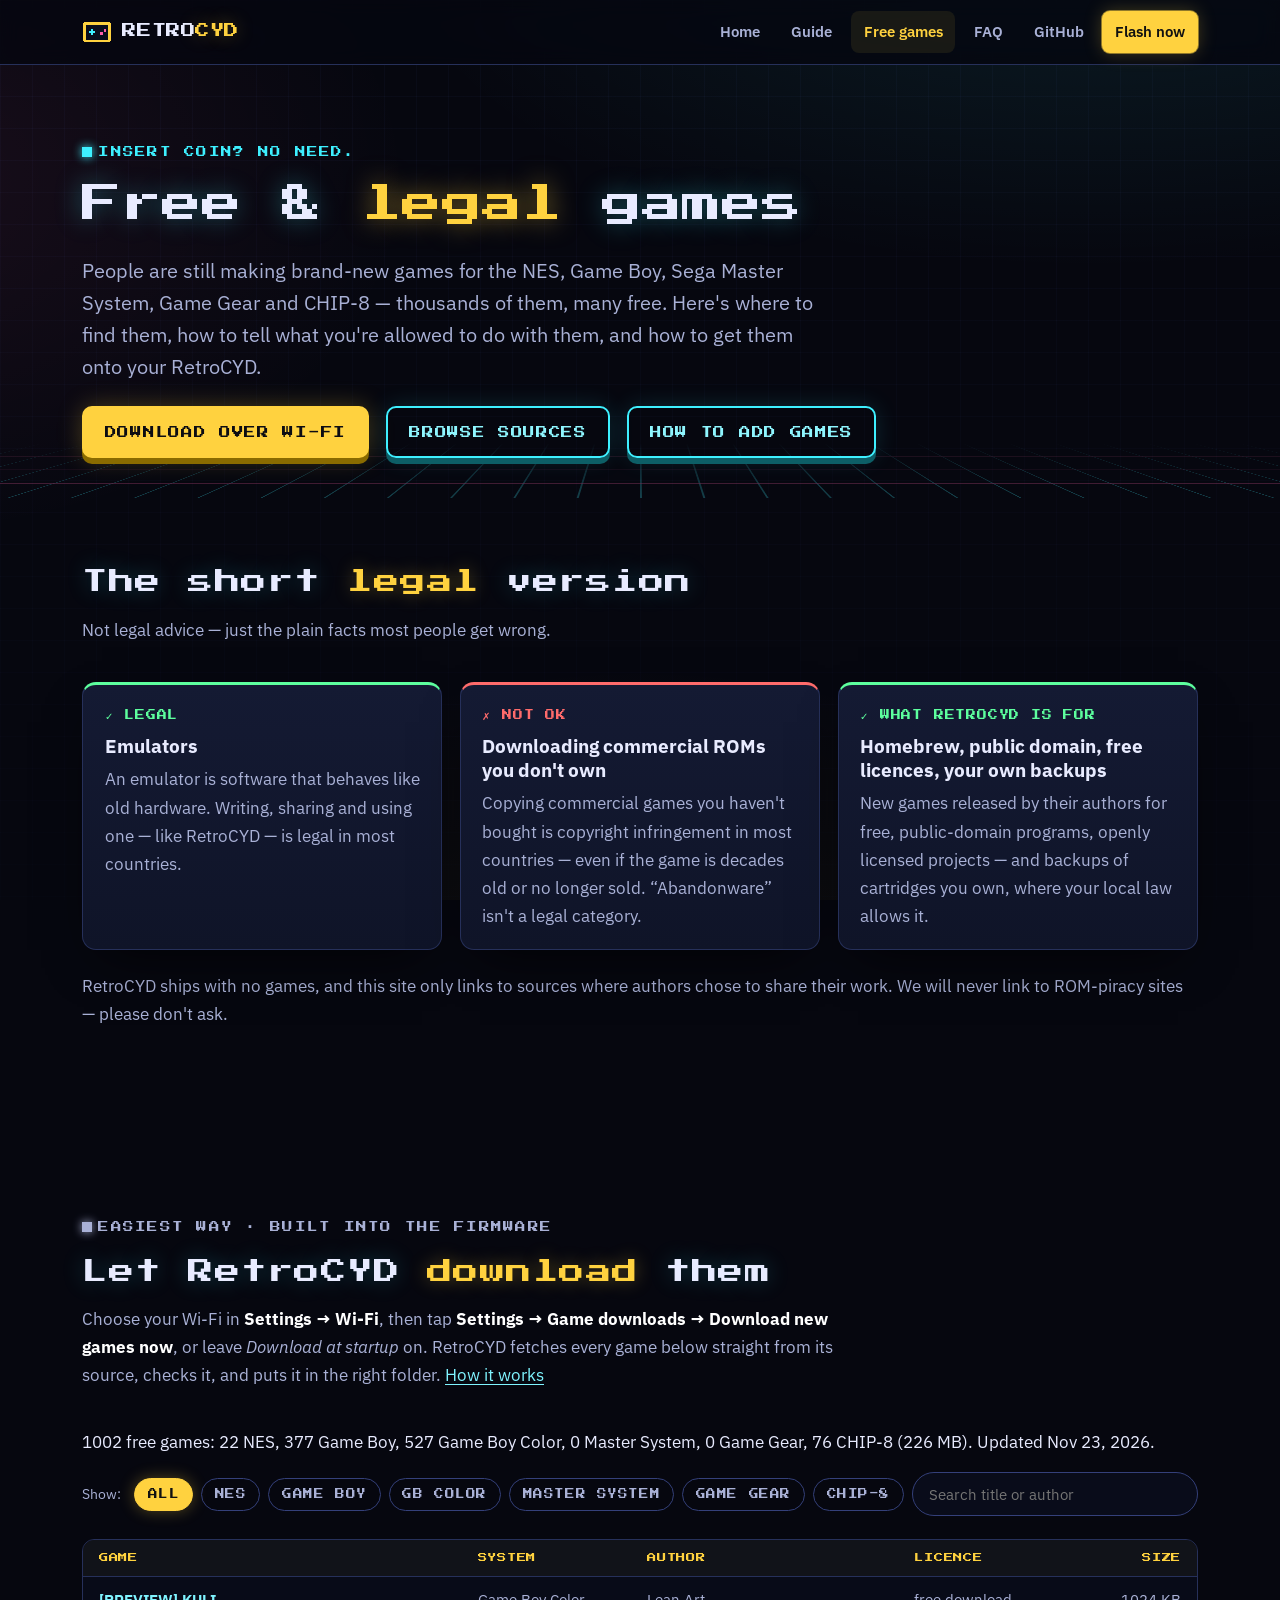
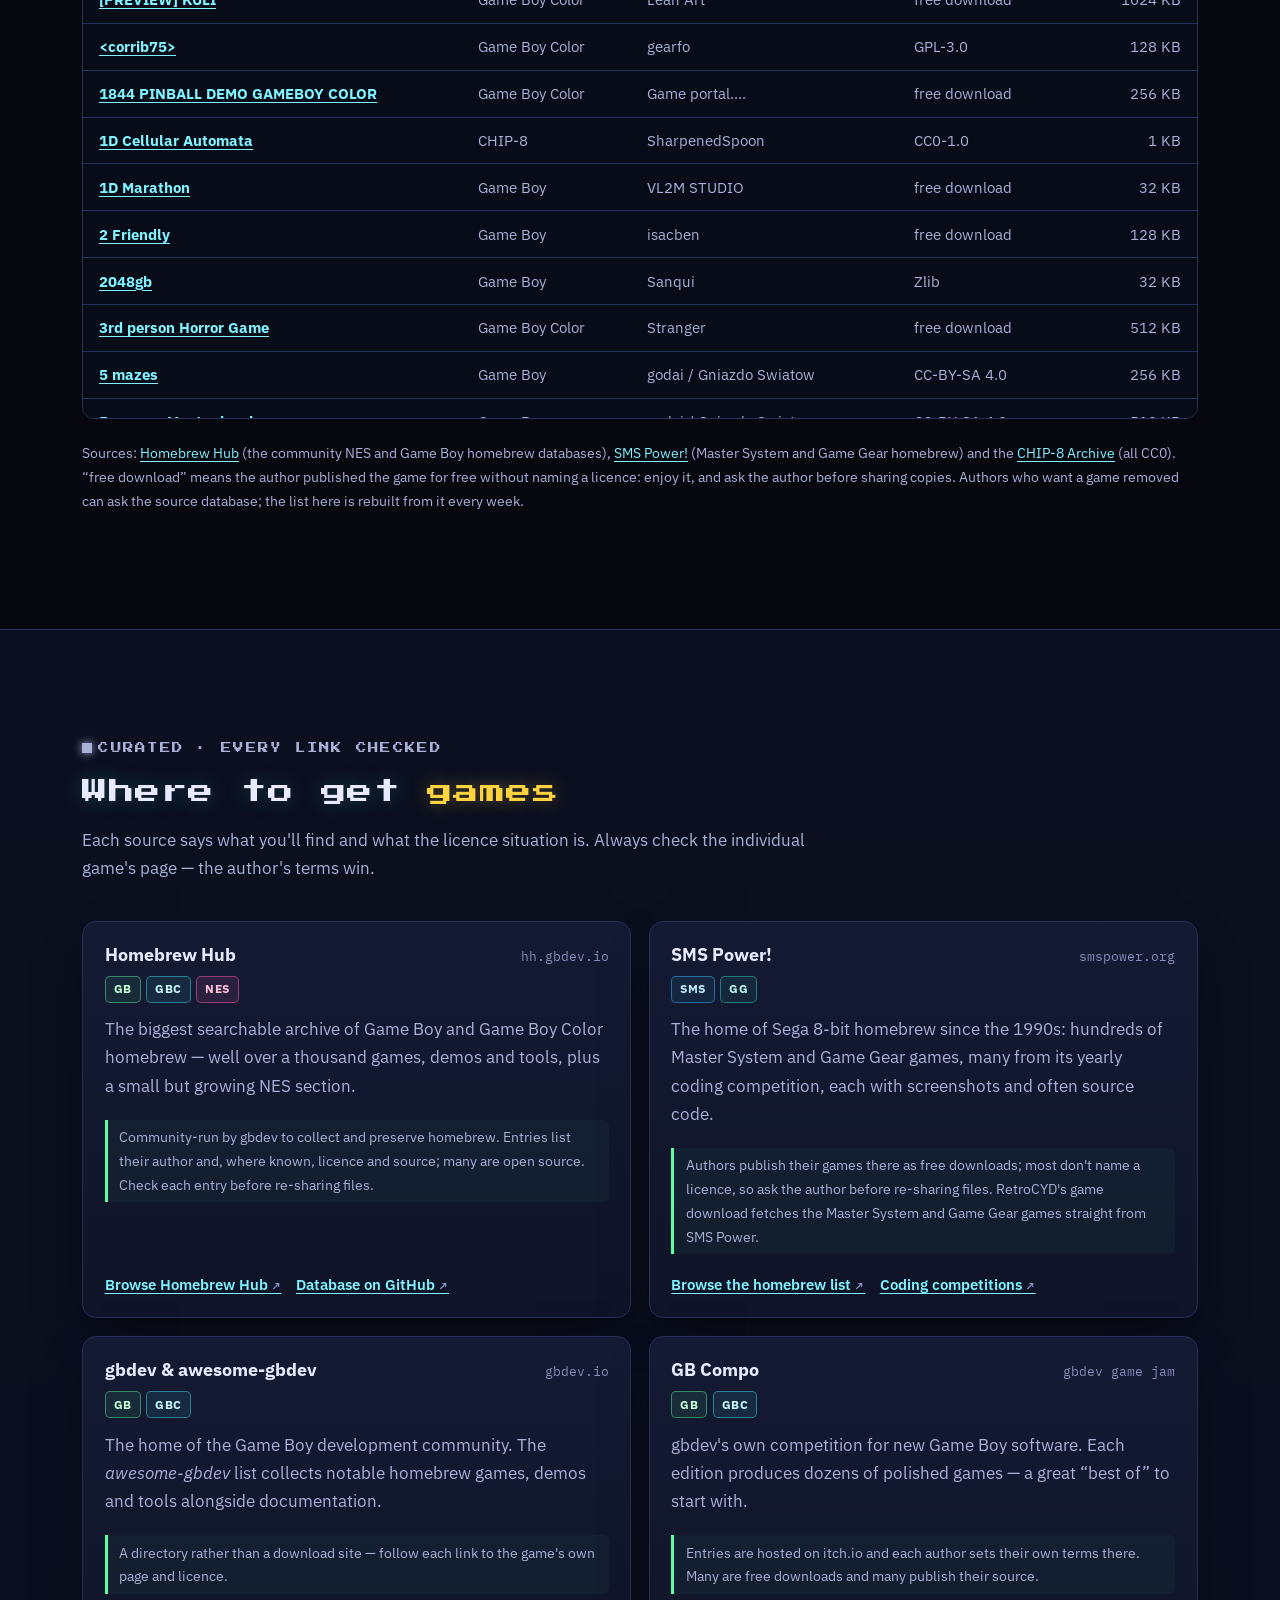
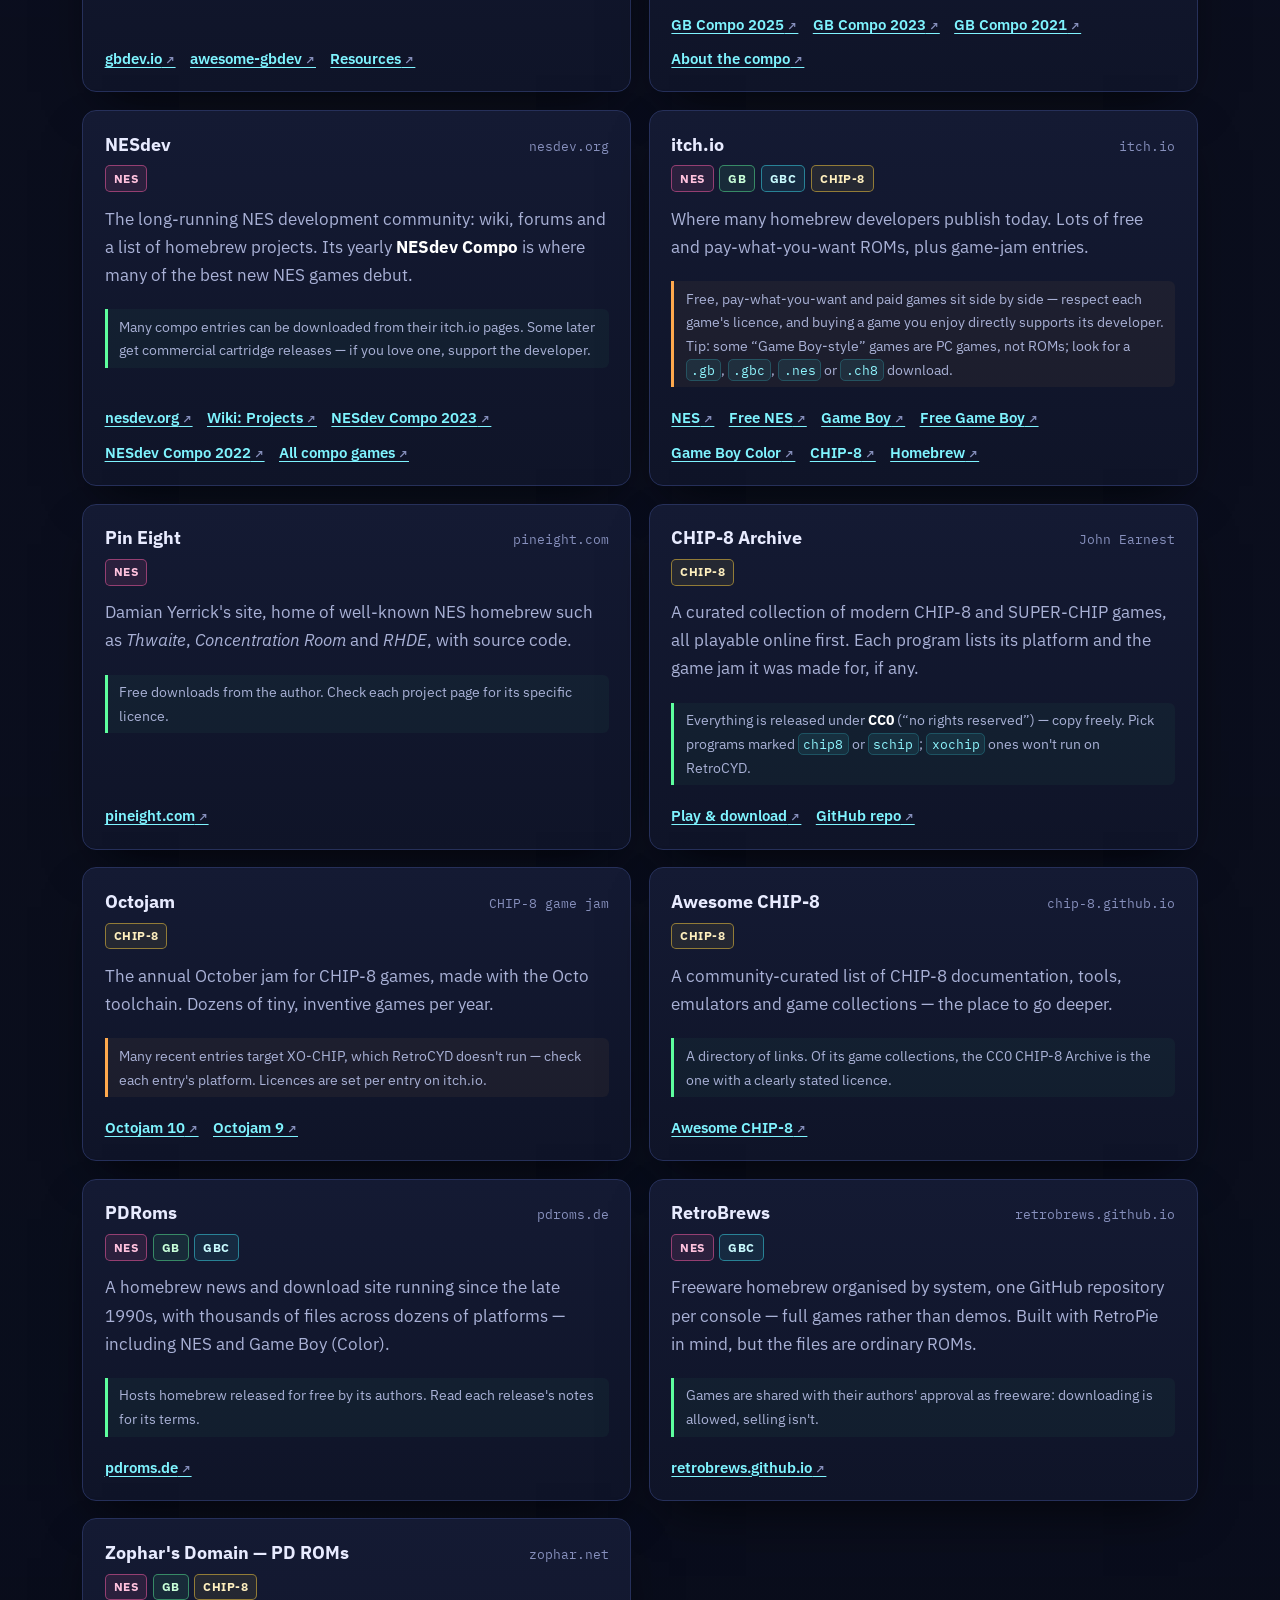
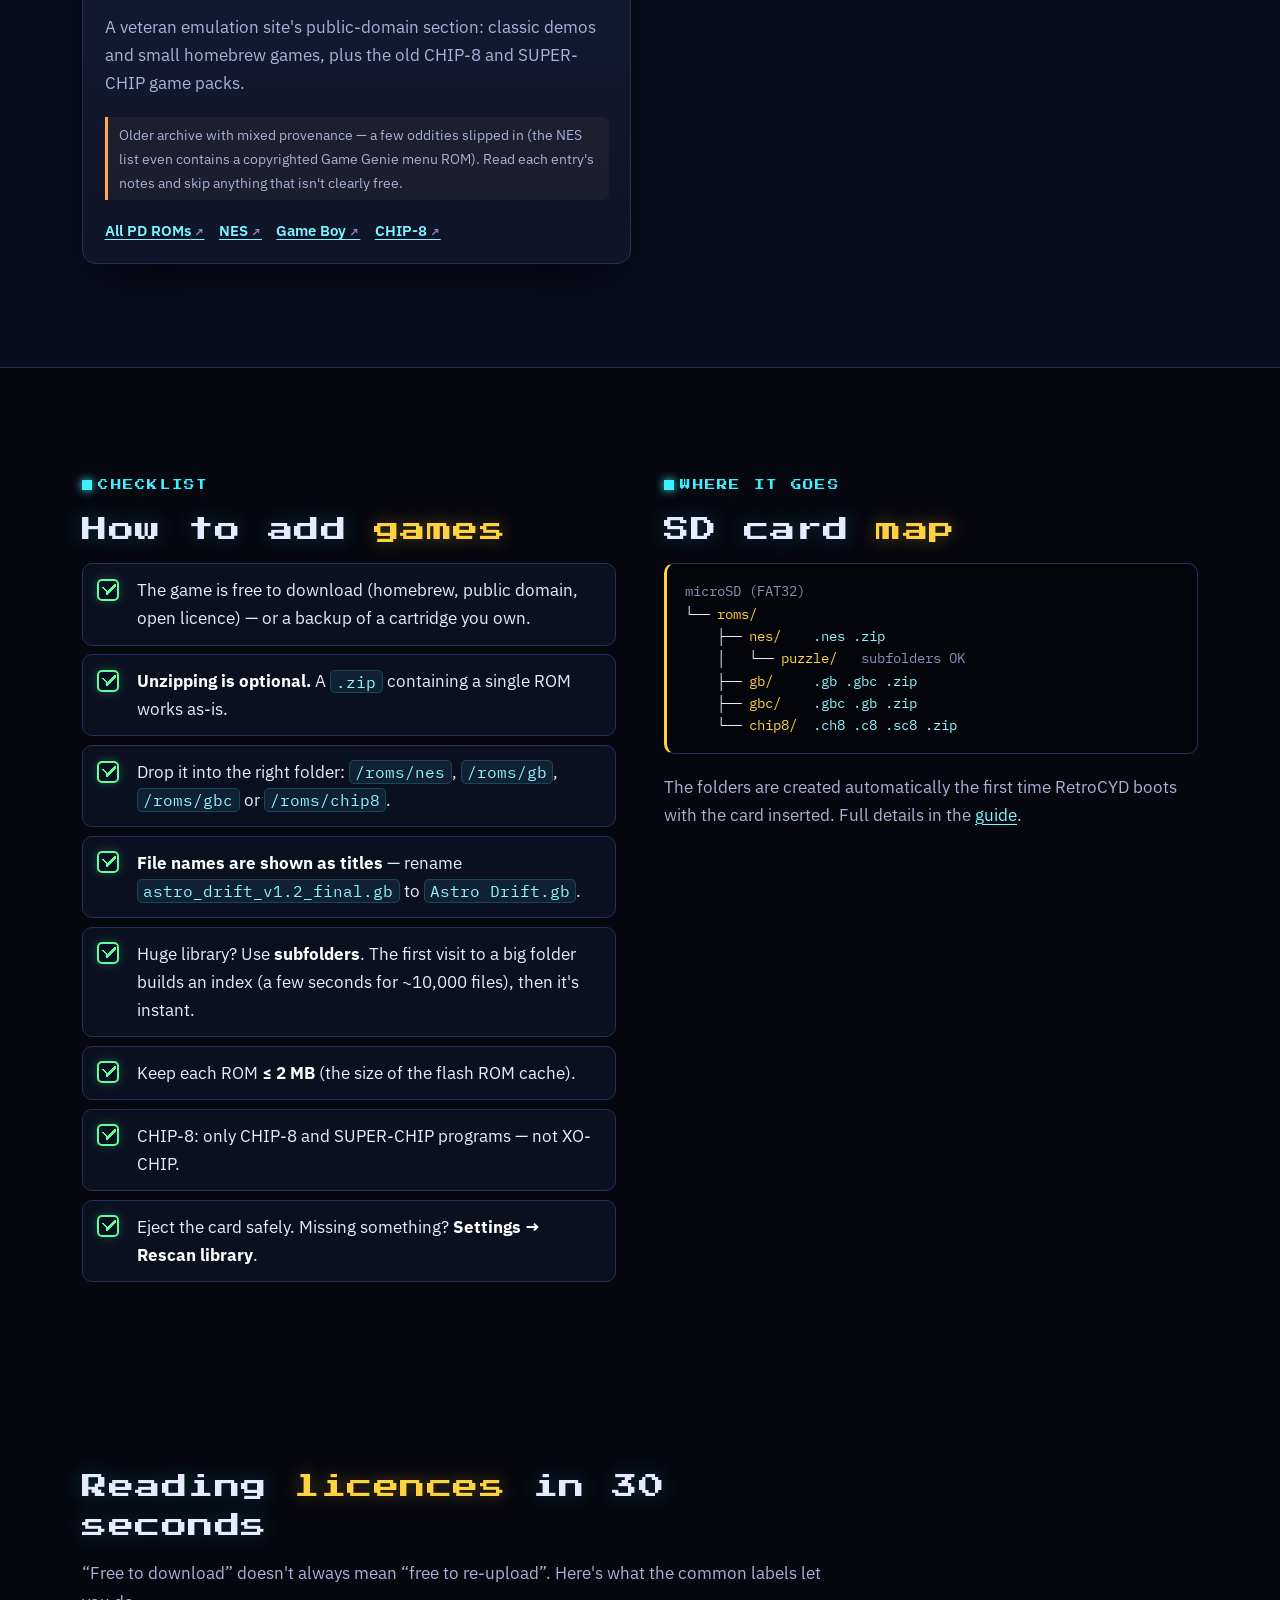
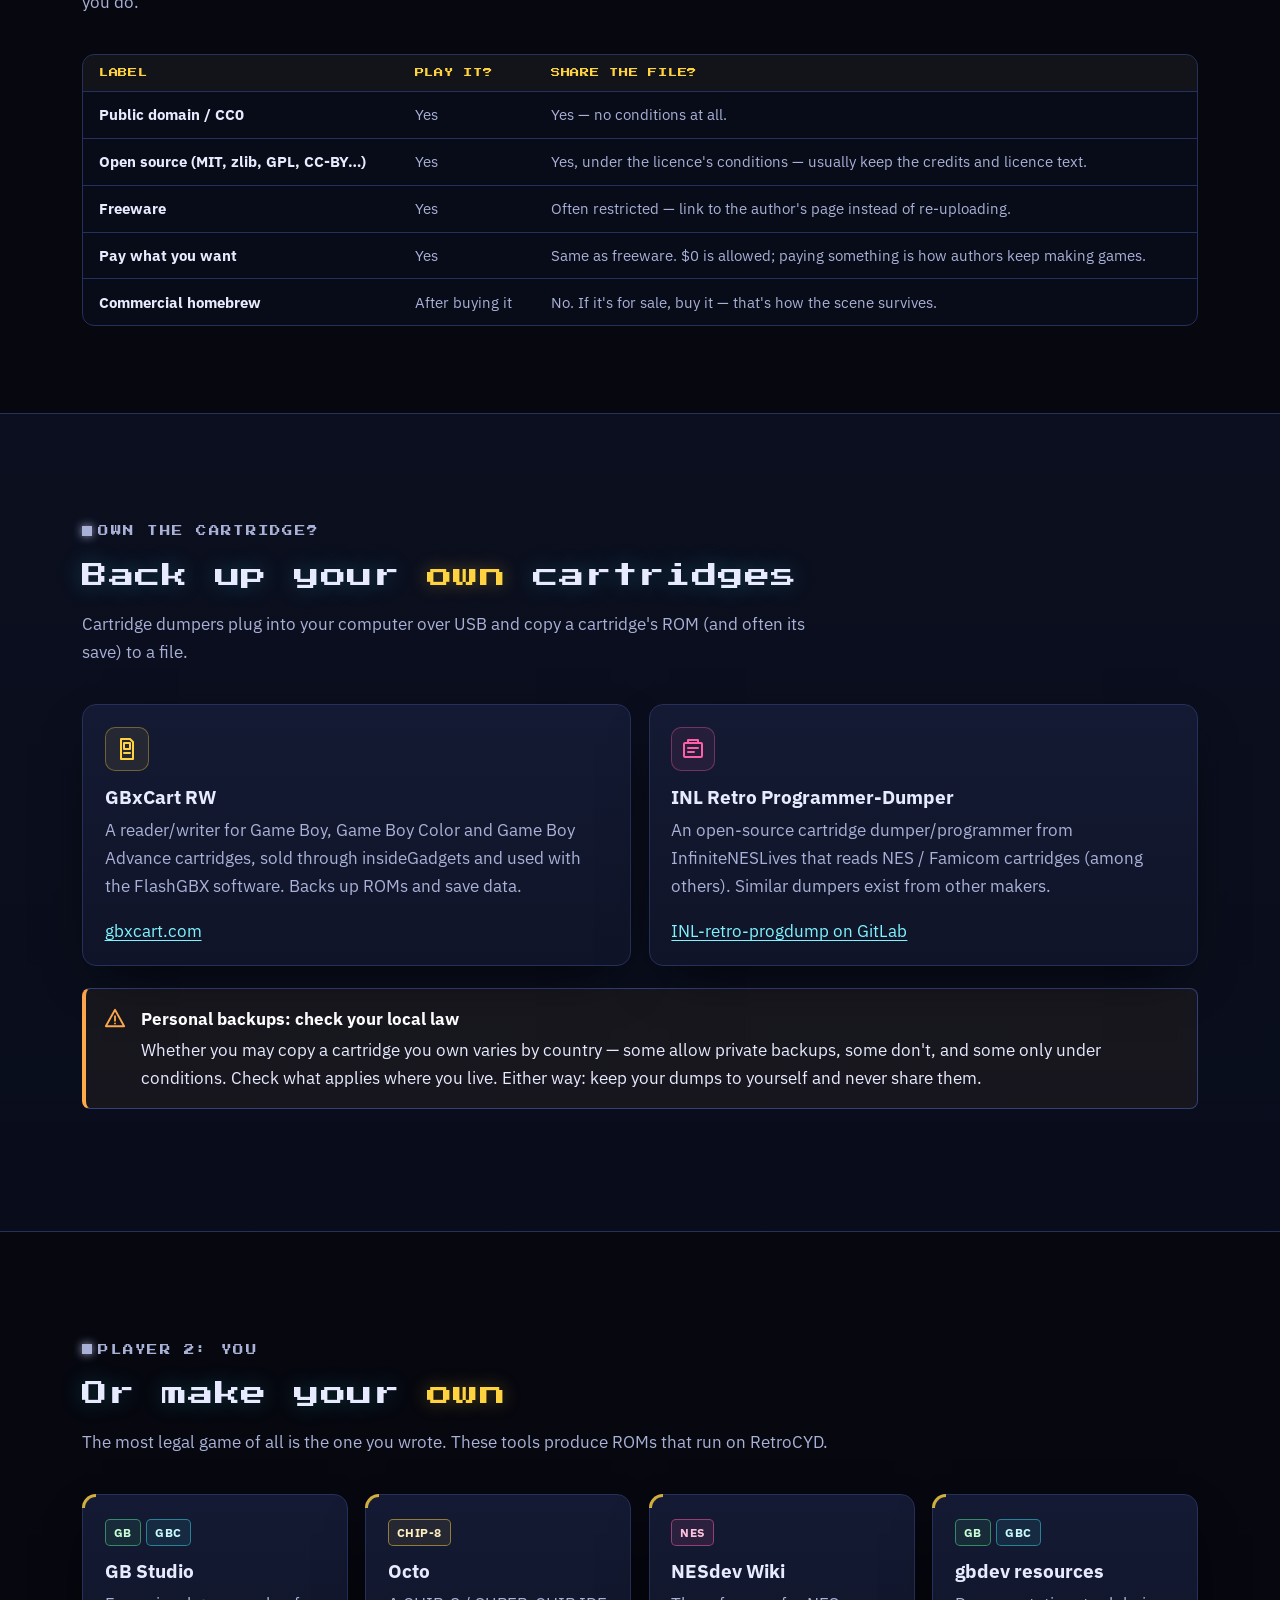
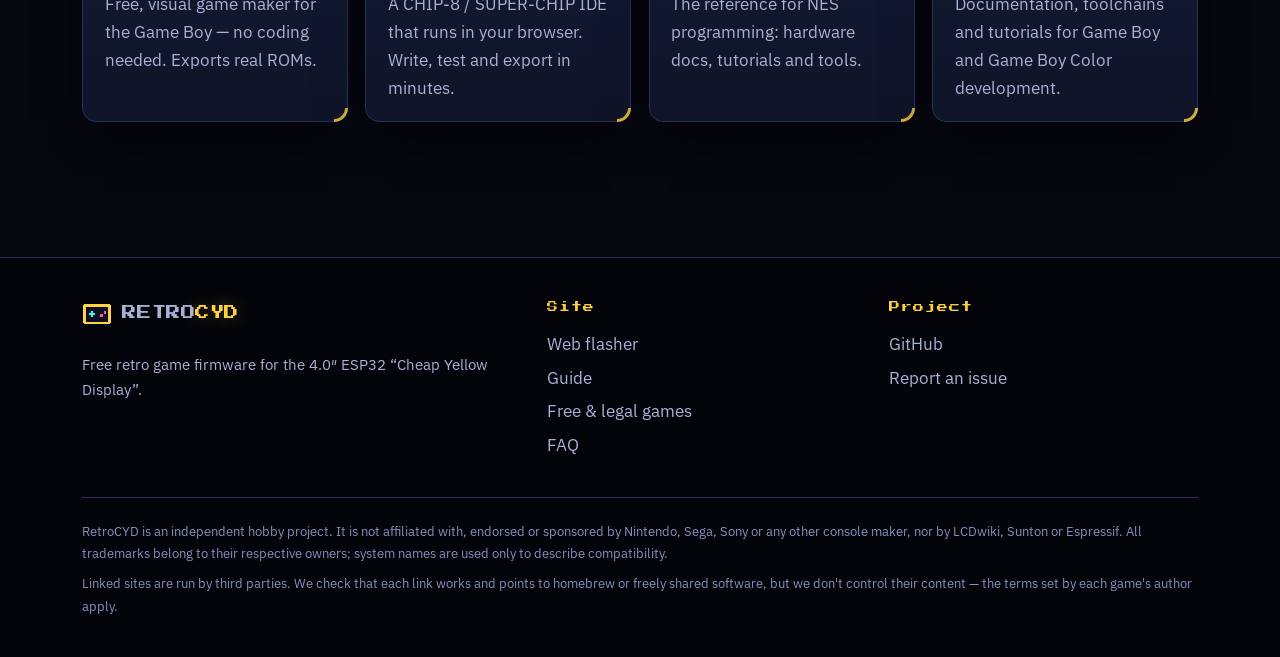
<file: site/games.html>
<!doctype html>
<html lang="en" class="no-js">
<head>
  <meta charset="utf-8">
  <meta name="viewport" content="width=device-width, initial-scale=1">
  <title>Free &amp; Legal Games — RetroCYD</title>
  <meta name="description" content="Where to get free and legal NES, Game Boy, Game Boy Color, Master System, Game Gear and CHIP-8 games for RetroCYD: homebrew archives, game jams, public-domain collections and backing up your own cartridges.">
  <meta name="theme-color" content="#06070f">
  <link rel="canonical" href="https://pierregode.github.io/Retro-CYD/games.html">
  <link rel="icon" href="assets/favicon.svg" type="image/svg+xml">
  <link rel="preconnect" href="https://fonts.googleapis.com">
  <link rel="preconnect" href="https://fonts.gstatic.com" crossorigin>
  <link rel="stylesheet" href="https://fonts.googleapis.com/css2?family=IBM+Plex+Mono:wght@400;500&amp;family=IBM+Plex+Sans:ital,wght@0,400;0,600;0,700;1,400&amp;family=Press+Start+2P&amp;display=swap">
  <link rel="stylesheet" href="assets/style.css">
  <script src="assets/site.js" defer></script>
</head>
<body>
<a class="skip-link" href="#main">Skip to content</a>

<header class="site-header">
  <div class="container">
    <a class="brand" href="index.html" aria-label="RetroCYD home">
      <svg viewBox="0 0 32 32" aria-hidden="true" shape-rendering="crispEdges"><rect x="1" y="5" width="30" height="22" rx="3" fill="#ffd23f"/><rect x="4" y="8" width="24" height="16" fill="#0a0e1d"/><rect x="7" y="15" width="7" height="2" fill="#3ef0ff"/><rect x="9.5" y="12.5" width="2" height="7" fill="#3ef0ff"/><rect x="19" y="16" width="3" height="3" fill="#ff5fa8"/><rect x="23" y="13" width="3" height="3" fill="#ff5fa8"/></svg>
      <span>RETRO<b>CYD</b></span>
    </a>
    <button class="nav-toggle" type="button" aria-expanded="false" aria-controls="site-nav">MENU</button>
    <nav class="site-nav" id="site-nav" aria-label="Main">
      <ul>
        <li><a href="index.html">Home</a></li>
        <li><a href="guide.html">Guide</a></li>
        <li><a href="games.html" aria-current="page">Free games</a></li>
        <li><a href="guide.html#faq">FAQ</a></li>
        <li><a href="https://github.com/PierreGode/Retro-CYD">GitHub</a></li>
        <li><a class="nav-cta" href="index.html#flash">Flash now</a></li>
      </ul>
    </nav>
  </div>
</header>

<main id="main">
  <section class="page-hero" aria-labelledby="games-title">
    <div class="hero-floor" aria-hidden="true"></div>
    <div class="container">
      <p class="eyebrow">Insert coin? No need.</p>
      <h1 id="games-title">Free &amp; <span class="accent">legal</span> games</h1>
      <p class="lead">People are still making brand-new games for the NES, Game Boy, Sega Master System, Game Gear and CHIP-8 — thousands of them, many free. Here's where to find them, how to tell what you're allowed to do with them, and how to get them onto your RetroCYD.</p>
      <div class="btn-row" style="margin-top:1.4rem">
        <a class="btn" href="#auto">Download over Wi-Fi</a>
        <a class="btn btn-ghost" href="#sources">Browse sources</a>
        <a class="btn btn-ghost" href="#add-games">How to add games</a>
      </div>
    </div>
  </section>

  <!-- ===================================================== LEGAL -->
  <section class="section-tight" id="legal" aria-labelledby="legal-title">
    <div class="container">
      <div class="section-head">
        <h2 id="legal-title">The short <span class="accent">legal</span> version</h2>
        <p>Not legal advice — just the plain facts most people get wrong.</p>
      </div>
      <div class="grid grid-3 legal-grid">
        <article class="card ok-card">
          <span class="verdict">✓ LEGAL</span>
          <h3>Emulators</h3>
          <p>An emulator is software that behaves like old hardware. Writing, sharing and using one — like RetroCYD — is legal in most countries.</p>
        </article>
        <article class="card no-card">
          <span class="verdict">✗ NOT OK</span>
          <h3>Downloading commercial ROMs you don't own</h3>
          <p>Copying commercial games you haven't bought is copyright infringement in most countries — even if the game is decades old or no longer sold. “Abandonware” isn't a legal category.</p>
        </article>
        <article class="card ok-card">
          <span class="verdict">✓ WHAT RETROCYD IS FOR</span>
          <h3>Homebrew, public domain, free licences, your own backups</h3>
          <p>New games released by their authors for free, public-domain programs, openly licensed projects — and backups of cartridges you own, where your local law allows it.</p>
        </article>
      </div>
      <p class="muted" style="margin-top:1.4rem">RetroCYD ships with no games, and this site only links to sources where authors chose to share their work. We will never link to ROM-piracy sites — please don't ask.</p>
    </div>
  </section>

  <!-- ===================================================== AUTO DOWNLOAD -->
  <section class="section" id="auto" aria-labelledby="auto-title">
    <div class="container">
      <div class="section-head">
        <p class="eyebrow">Easiest way · built into the firmware</p>
        <h2 id="auto-title">Let RetroCYD <span class="accent">download</span> them</h2>
        <p>Choose your Wi-Fi in <strong>Settings → Wi-Fi</strong>, then tap <strong>Settings → Game downloads → Download new games now</strong>, or leave <em>Download at startup</em> on. RetroCYD fetches every game below straight from its source, checks it, and puts it in the right folder. <a href="guide.html#wifi">How it works</a></p>
      </div>
      <div class="catalog" id="catalog" data-src="catalog/catalog.tsv">
        <p class="cat-summary" id="cat-summary">Loading the game list…</p>
        <div class="filters cat-filters" role="group" aria-label="Filter games by system" hidden>
          <span class="label">Show:</span>
          <button class="chip" type="button" data-cat="all" aria-pressed="true">ALL</button>
          <button class="chip" type="button" data-cat="nes" aria-pressed="false">NES</button>
          <button class="chip" type="button" data-cat="gb" aria-pressed="false">GAME BOY</button>
          <button class="chip" type="button" data-cat="gbc" aria-pressed="false">GB COLOR</button>
          <button class="chip" type="button" data-cat="sms" aria-pressed="false">MASTER SYSTEM</button>
          <button class="chip" type="button" data-cat="gg" aria-pressed="false">GAME GEAR</button>
          <button class="chip" type="button" data-cat="chip8" aria-pressed="false">CHIP-8</button>
          <input class="cat-search" id="cat-search" type="search" placeholder="Search title or author" aria-label="Search games by title or author">
        </div>
        <div class="table-wrap cat-wrap" hidden>
          <table class="data cat-table">
            <colgroup><col class="c-game"><col class="c-sys"><col class="c-author"><col class="c-lic"><col class="c-size"></colgroup>
            <thead><tr><th scope="col">Game</th><th scope="col">System</th><th scope="col">Author</th><th scope="col">Licence</th><th scope="col">Size</th></tr></thead>
            <tbody id="cat-body"></tbody>
          </table>
        </div>
        <p id="cat-status" class="visually-hidden" aria-live="polite"></p>
        <p class="muted small">Sources: <a href="https://hh.gbdev.io/">Homebrew Hub</a> (the community NES and Game Boy homebrew databases), <a href="https://www.smspower.org/Homebrew/Index">SMS Power!</a> (Master System and Game Gear homebrew) and the <a href="https://github.com/JohnEarnest/chip8Archive">CHIP-8 Archive</a> (all CC0). “free download” means the author published the game for free without naming a licence: enjoy it, and ask the author before sharing copies. Authors who want a game removed can ask the source database; the list here is rebuilt from it every week.</p>
      </div>
    </div>
  </section>

  <!-- ===================================================== SOURCES -->
  <section class="section band" id="sources" aria-labelledby="sources-title">
    <div class="container">
      <div class="section-head">
        <p class="eyebrow">Curated · every link checked</p>
        <h2 id="sources-title">Where to get <span class="accent">games</span></h2>
        <p>Each source says what you'll find and what the licence situation is. Always check the individual game's page — the author's terms win.</p>
      </div>

      <div class="filters" role="group" aria-label="Filter sources by system" hidden>
        <span class="label">Show:</span>
        <button class="chip" type="button" data-filter="all" aria-pressed="true">ALL</button>
        <button class="chip" type="button" data-filter="nes" aria-pressed="false">NES</button>
        <button class="chip" type="button" data-filter="gb" aria-pressed="false">GAME BOY</button>
        <button class="chip" type="button" data-filter="gbc" aria-pressed="false">GB COLOR</button>
        <button class="chip" type="button" data-filter="sms" aria-pressed="false">MASTER SYSTEM</button>
        <button class="chip" type="button" data-filter="gg" aria-pressed="false">GAME GEAR</button>
        <button class="chip" type="button" data-filter="chip8" aria-pressed="false">CHIP-8</button>
      </div>
      <p id="filter-status" class="visually-hidden" aria-live="polite"></p>

      <div class="sources">

        <article class="card source" data-systems="gb gbc nes">
          <h3>Homebrew Hub <span class="host">hh.gbdev.io</span></h3>
          <ul class="tags" aria-label="Systems"><li><span class="tag tag-gb">GB</span></li><li><span class="tag tag-gbc">GBC</span></li><li><span class="tag tag-nes">NES</span></li></ul>
          <p>The biggest searchable archive of Game Boy and Game Boy Color homebrew — well over a thousand games, demos and tools, plus a small but growing NES section.</p>
          <p class="lic">Community-run by gbdev to collect and preserve homebrew. Entries list their author and, where known, licence and source; many are open source. Check each entry before re-sharing files.</p>
          <ul class="links">
            <li><a href="https://hh.gbdev.io/">Browse Homebrew Hub</a></li>
            <li><a href="https://github.com/gbdev/database">Database on GitHub</a></li>
          </ul>
        </article>

        <article class="card source" data-systems="sms gg">
          <h3>SMS Power! <span class="host">smspower.org</span></h3>
          <ul class="tags" aria-label="Systems"><li><span class="tag tag-sms">SMS</span></li><li><span class="tag tag-gg">GG</span></li></ul>
          <p>The home of Sega 8-bit homebrew since the 1990s: hundreds of Master System and Game Gear games, many from its yearly coding competition, each with screenshots and often source code.</p>
          <p class="lic">Authors publish their games there as free downloads; most don't name a licence, so ask the author before re-sharing files. RetroCYD's game download fetches the Master System and Game Gear games straight from SMS Power.</p>
          <ul class="links">
            <li><a href="https://www.smspower.org/Homebrew/Index">Browse the homebrew list</a></li>
            <li><a href="https://www.smspower.org/Competitions/Index">Coding competitions</a></li>
          </ul>
        </article>

        <article class="card source" data-systems="gb gbc">
          <h3>gbdev &amp; awesome-gbdev <span class="host">gbdev.io</span></h3>
          <ul class="tags" aria-label="Systems"><li><span class="tag tag-gb">GB</span></li><li><span class="tag tag-gbc">GBC</span></li></ul>
          <p>The home of the Game Boy development community. The <em>awesome-gbdev</em> list collects notable homebrew games, demos and tools alongside documentation.</p>
          <p class="lic">A directory rather than a download site — follow each link to the game's own page and licence.</p>
          <ul class="links">
            <li><a href="https://gbdev.io/">gbdev.io</a></li>
            <li><a href="https://github.com/gbdev/awesome-gbdev">awesome-gbdev</a></li>
            <li><a href="https://gbdev.io/resources.html">Resources</a></li>
          </ul>
        </article>

        <article class="card source" data-systems="gb gbc">
          <h3>GB Compo <span class="host">gbdev game jam</span></h3>
          <ul class="tags" aria-label="Systems"><li><span class="tag tag-gb">GB</span></li><li><span class="tag tag-gbc">GBC</span></li></ul>
          <p>gbdev's own competition for new Game Boy software. Each edition produces dozens of polished games — a great “best of” to start with.</p>
          <p class="lic">Entries are hosted on itch.io and each author sets their own terms there. Many are free downloads and many publish their source.</p>
          <ul class="links">
            <li><a href="https://itch.io/jam/gbcompo25">GB Compo 2025</a></li>
            <li><a href="https://itch.io/jam/gbcompo23">GB Compo 2023</a></li>
            <li><a href="https://itch.io/jam/gbcompo21">GB Compo 2021</a></li>
            <li><a href="https://gbdev.io/gbcompo21.html">About the compo</a></li>
          </ul>
        </article>

        <article class="card source" data-systems="nes">
          <h3>NESdev <span class="host">nesdev.org</span></h3>
          <ul class="tags" aria-label="Systems"><li><span class="tag tag-nes">NES</span></li></ul>
          <p>The long-running NES development community: wiki, forums and a list of homebrew projects. Its yearly <strong>NESdev Compo</strong> is where many of the best new NES games debut.</p>
          <p class="lic">Many compo entries can be downloaded from their itch.io pages. Some later get commercial cartridge releases — if you love one, support the developer.</p>
          <ul class="links">
            <li><a href="https://www.nesdev.org/">nesdev.org</a></li>
            <li><a href="https://www.nesdev.org/wiki/Projects">Wiki: Projects</a></li>
            <li><a href="https://itch.io/jam/nesdev-compo-2023">NESdev Compo 2023</a></li>
            <li><a href="https://itch.io/jam/nesdev-2022">NESdev Compo 2022</a></li>
            <li><a href="https://itch.io/games/tag-homebrew/tag-nesdevcompo">All compo games</a></li>
          </ul>
        </article>

        <article class="card source" data-systems="nes gb gbc chip8">
          <h3>itch.io <span class="host">itch.io</span></h3>
          <ul class="tags" aria-label="Systems"><li><span class="tag tag-nes">NES</span></li><li><span class="tag tag-gb">GB</span></li><li><span class="tag tag-gbc">GBC</span></li><li><span class="tag tag-chip8">CHIP-8</span></li></ul>
          <p>Where many homebrew developers publish today. Lots of free and pay-what-you-want ROMs, plus game-jam entries.</p>
          <p class="lic warn">Free, pay-what-you-want and paid games sit side by side — respect each game's licence, and buying a game you enjoy directly supports its developer. Tip: some “Game Boy-style” games are PC games, not ROMs; look for a <code>.gb</code>, <code>.gbc</code>, <code>.nes</code> or <code>.ch8</code> download.</p>
          <ul class="links">
            <li><a href="https://itch.io/games/tag-nes">NES</a></li>
            <li><a href="https://itch.io/games/free/tag-nes">Free NES</a></li>
            <li><a href="https://itch.io/games/tag-gameboy">Game Boy</a></li>
            <li><a href="https://itch.io/games/free/tag-gameboy">Free Game Boy</a></li>
            <li><a href="https://itch.io/games/tag-gameboy-color">Game Boy Color</a></li>
            <li><a href="https://itch.io/games/tag-chip-8">CHIP-8</a></li>
            <li><a href="https://itch.io/games/tag-homebrew">Homebrew</a></li>
          </ul>
        </article>

        <article class="card source" data-systems="nes">
          <h3>Pin Eight <span class="host">pineight.com</span></h3>
          <ul class="tags" aria-label="Systems"><li><span class="tag tag-nes">NES</span></li></ul>
          <p>Damian Yerrick's site, home of well-known NES homebrew such as <em>Thwaite</em>, <em>Concentration Room</em> and <em>RHDE</em>, with source code.</p>
          <p class="lic">Free downloads from the author. Check each project page for its specific licence.</p>
          <ul class="links">
            <li><a href="https://pineight.com/">pineight.com</a></li>
          </ul>
        </article>

        <article class="card source" data-systems="chip8">
          <h3>CHIP-8 Archive <span class="host">John Earnest</span></h3>
          <ul class="tags" aria-label="Systems"><li><span class="tag tag-chip8">CHIP-8</span></li></ul>
          <p>A curated collection of modern CHIP-8 and SUPER-CHIP games, all playable online first. Each program lists its platform and the game jam it was made for, if any.</p>
          <p class="lic">Everything is released under <strong>CC0</strong> (“no rights reserved”) — copy freely. Pick programs marked <code>chip8</code> or <code>schip</code>; <code>xochip</code> ones won't run on RetroCYD.</p>
          <ul class="links">
            <li><a href="https://johnearnest.github.io/chip8Archive/">Play &amp; download</a></li>
            <li><a href="https://github.com/JohnEarnest/chip8Archive">GitHub repo</a></li>
          </ul>
        </article>

        <article class="card source" data-systems="chip8">
          <h3>Octojam <span class="host">CHIP-8 game jam</span></h3>
          <ul class="tags" aria-label="Systems"><li><span class="tag tag-chip8">CHIP-8</span></li></ul>
          <p>The annual October jam for CHIP-8 games, made with the Octo toolchain. Dozens of tiny, inventive games per year.</p>
          <p class="lic warn">Many recent entries target XO-CHIP, which RetroCYD doesn't run — check each entry's platform. Licences are set per entry on itch.io.</p>
          <ul class="links">
            <li><a href="https://itch.io/jam/octojam-10">Octojam 10</a></li>
            <li><a href="https://itch.io/jam/octojam-9">Octojam 9</a></li>
          </ul>
        </article>

        <article class="card source" data-systems="chip8">
          <h3>Awesome CHIP-8 <span class="host">chip-8.github.io</span></h3>
          <ul class="tags" aria-label="Systems"><li><span class="tag tag-chip8">CHIP-8</span></li></ul>
          <p>A community-curated list of CHIP-8 documentation, tools, emulators and game collections — the place to go deeper.</p>
          <p class="lic">A directory of links. Of its game collections, the CC0 CHIP-8 Archive is the one with a clearly stated licence.</p>
          <ul class="links">
            <li><a href="https://chip-8.github.io/links/">Awesome CHIP-8</a></li>
          </ul>
        </article>

        <article class="card source" data-systems="nes gb gbc">
          <h3>PDRoms <span class="host">pdroms.de</span></h3>
          <ul class="tags" aria-label="Systems"><li><span class="tag tag-nes">NES</span></li><li><span class="tag tag-gb">GB</span></li><li><span class="tag tag-gbc">GBC</span></li></ul>
          <p>A homebrew news and download site running since the late 1990s, with thousands of files across dozens of platforms — including NES and Game Boy (Color).</p>
          <p class="lic">Hosts homebrew released for free by its authors. Read each release's notes for its terms.</p>
          <ul class="links">
            <li><a href="https://pdroms.de/">pdroms.de</a></li>
          </ul>
        </article>

        <article class="card source" data-systems="nes gbc gb">
          <h3>RetroBrews <span class="host">retrobrews.github.io</span></h3>
          <ul class="tags" aria-label="Systems"><li><span class="tag tag-nes">NES</span></li><li><span class="tag tag-gbc">GBC</span></li></ul>
          <p>Freeware homebrew organised by system, one GitHub repository per console — full games rather than demos. Built with RetroPie in mind, but the files are ordinary ROMs.</p>
          <p class="lic">Games are shared with their authors' approval as freeware: downloading is allowed, selling isn't.</p>
          <ul class="links">
            <li><a href="https://retrobrews.github.io/">retrobrews.github.io</a></li>
          </ul>
        </article>

        <article class="card source" data-systems="nes gb chip8">
          <h3>Zophar's Domain — PD ROMs <span class="host">zophar.net</span></h3>
          <ul class="tags" aria-label="Systems"><li><span class="tag tag-nes">NES</span></li><li><span class="tag tag-gb">GB</span></li><li><span class="tag tag-chip8">CHIP-8</span></li></ul>
          <p>A veteran emulation site's public-domain section: classic demos and small homebrew games, plus the old CHIP-8 and SUPER-CHIP game packs.</p>
          <p class="lic warn">Older archive with mixed provenance — a few oddities slipped in (the NES list even contains a copyrighted Game Genie menu ROM). Read each entry's notes and skip anything that isn't clearly free.</p>
          <ul class="links">
            <li><a href="https://www.zophar.net/pdroms.html">All PD ROMs</a></li>
            <li><a href="https://www.zophar.net/pdroms/nes.html">NES</a></li>
            <li><a href="https://www.zophar.net/pdroms/gameboy.html">Game Boy</a></li>
            <li><a href="https://www.zophar.net/pdroms/chip8.html">CHIP-8</a></li>
          </ul>
        </article>

      </div>
    </div>
  </section>

  <!-- ===================================================== ADD GAMES -->
  <section class="section" id="add-games" aria-labelledby="add-title">
    <div class="container">
      <div class="grid grid-2" style="gap:clamp(1.5rem,4vw,3rem); align-items:start">
        <div>
          <p class="eyebrow">Checklist</p>
          <h2 id="add-title">How to add <span class="accent">games</span></h2>
          <ul class="checklist">
            <li><span>The game is free to download (homebrew, public domain, open licence) — or a backup of a cartridge you own.</span></li>
            <li><span><strong>Unzipping is optional.</strong> A <code>.zip</code> containing a single ROM works as-is.</span></li>
            <li><span>Drop it into the right folder: <code>/roms/nes</code>, <code>/roms/gb</code>, <code>/roms/gbc</code> or <code>/roms/chip8</code>.</span></li>
            <li><span><strong>File names are shown as titles</strong> — rename <code>astro_drift_v1.2_final.gb</code> to <code>Astro Drift.gb</code>.</span></li>
            <li><span>Huge library? Use <strong>subfolders</strong>. The first visit to a big folder builds an index (a few seconds for ~10,000 files), then it's instant.</span></li>
            <li><span>Keep each ROM <strong>≤ 2 MB</strong> (the size of the flash ROM cache).</span></li>
            <li><span>CHIP-8: only CHIP-8 and SUPER-CHIP programs — not XO-CHIP.</span></li>
            <li><span>Eject the card safely. Missing something? <strong>Settings → Rescan library</strong>.</span></li>
          </ul>
        </div>
        <div>
          <p class="eyebrow">Where it goes</p>
          <h2>SD card <span class="accent">map</span></h2>
          <pre class="tree"><code><span class="n">microSD (FAT32)</span>
└── <span class="d">roms/</span>
    ├── <span class="d">nes/</span>    <span class="x">.nes .zip</span>
    │   └── <span class="d">puzzle/</span>   <span class="n">subfolders OK</span>
    ├── <span class="d">gb/</span>     <span class="x">.gb .gbc .zip</span>
    ├── <span class="d">gbc/</span>    <span class="x">.gbc .gb .zip</span>
    └── <span class="d">chip8/</span>  <span class="x">.ch8 .c8 .sc8 .zip</span></code></pre>
          <p class="muted">The folders are created automatically the first time RetroCYD boots with the card inserted. Full details in the <a href="guide.html#sd-card">guide</a>.</p>
        </div>
      </div>
    </div>
  </section>

  <!-- ===================================================== LICENCES -->
  <section class="section-tight" id="licences" aria-labelledby="lic-title">
    <div class="container">
      <div class="section-head">
        <h2 id="lic-title">Reading <span class="accent">licences</span> in 30 seconds</h2>
        <p>“Free to download” doesn't always mean “free to re-upload”. Here's what the common labels let you do.</p>
      </div>
      <div class="table-wrap">
        <table class="data">
          <thead><tr><th scope="col">Label</th><th scope="col">Play it?</th><th scope="col">Share the file?</th></tr></thead>
          <tbody>
            <tr><th scope="row">Public domain / CC0</th><td>Yes</td><td>Yes — no conditions at all.</td></tr>
            <tr><th scope="row">Open source (MIT, zlib, GPL, CC-BY…)</th><td>Yes</td><td>Yes, under the licence's conditions — usually keep the credits and licence text.</td></tr>
            <tr><th scope="row">Freeware</th><td>Yes</td><td>Often restricted — link to the author's page instead of re-uploading.</td></tr>
            <tr><th scope="row">Pay what you want</th><td>Yes</td><td>Same as freeware. $0 is allowed; paying something is how authors keep making games.</td></tr>
            <tr><th scope="row">Commercial homebrew</th><td>After buying it</td><td>No. If it's for sale, buy it — that's how the scene survives.</td></tr>
          </tbody>
        </table>
      </div>
    </div>
  </section>

  <!-- ===================================================== DUMP -->
  <section class="section band" id="dump" aria-labelledby="dump-title">
    <div class="container">
      <div class="section-head">
        <p class="eyebrow">Own the cartridge?</p>
        <h2 id="dump-title">Back up your <span class="accent">own</span> cartridges</h2>
        <p>Cartridge dumpers plug into your computer over USB and copy a cartridge's ROM (and often its save) to a file.</p>
      </div>
      <div class="grid grid-2">
        <article class="card y">
          <div class="icon"><svg viewBox="0 0 24 24" fill="none" stroke="currentColor" stroke-width="2" stroke-linecap="round" stroke-linejoin="round" aria-hidden="true"><path d="M6 2h9l3 3v17H6z"/><path d="M9 6h6v6H9z"/><path d="M9 16h6"/></svg></div>
          <h3>GBxCart RW</h3>
          <p>A reader/writer for Game Boy, Game Boy Color and Game Boy Advance cartridges, sold through insideGadgets and used with the FlashGBX software. Backs up ROMs and save data.</p>
          <p><a href="https://www.gbxcart.com/">gbxcart.com</a></p>
        </article>
        <article class="card m">
          <div class="icon"><svg viewBox="0 0 24 24" fill="none" stroke="currentColor" stroke-width="2" stroke-linecap="round" stroke-linejoin="round" aria-hidden="true"><rect x="3" y="6" width="18" height="14" rx="1"/><path d="M7 6V3h10v3"/><path d="M7 11h10M7 15h6"/></svg></div>
          <h3>INL Retro Programmer-Dumper</h3>
          <p>An open-source cartridge dumper/programmer from InfiniteNESLives that reads NES / Famicom cartridges (among others). Similar dumpers exist from other makers.</p>
          <p><a href="https://gitlab.com/InfiniteNesLives/INL-retro-progdump">INL-retro-progdump on GitLab</a></p>
        </article>
      </div>
      <div class="notice notice-warn" style="margin-top:1.4rem">
        <svg viewBox="0 0 24 24" fill="none" stroke="currentColor" stroke-width="2" stroke-linecap="round" stroke-linejoin="round" aria-hidden="true"><path d="M12 3 2 21h20z"/><path d="M12 10v5M12 18h.01"/></svg>
        <div><strong>Personal backups: check your local law</strong><p>Whether you may copy a cartridge you own varies by country — some allow private backups, some don't, and some only under conditions. Check what applies where you live. Either way: keep your dumps to yourself and never share them.</p></div>
      </div>
    </div>
  </section>

  <!-- ===================================================== MAKE -->
  <section class="section" id="make" aria-labelledby="make-title">
    <div class="container">
      <div class="section-head">
        <p class="eyebrow">Player 2: you</p>
        <h2 id="make-title">Or make your <span class="accent">own</span></h2>
        <p>The most legal game of all is the one you wrote. These tools produce ROMs that run on RetroCYD.</p>
      </div>
      <div class="grid grid-4">
        <a class="card bracket" href="https://www.gbstudio.dev/" style="text-decoration:none;color:inherit">
          <ul class="tags" aria-label="Systems"><li><span class="tag tag-gb">GB</span></li><li><span class="tag tag-gbc">GBC</span></li></ul>
          <h3>GB Studio</h3>
          <p>Free, visual game maker for the Game Boy — no coding needed. Exports real ROMs.</p>
        </a>
        <a class="card bracket" href="https://johnearnest.github.io/Octo/" style="text-decoration:none;color:inherit">
          <ul class="tags" aria-label="Systems"><li><span class="tag tag-chip8">CHIP-8</span></li></ul>
          <h3>Octo</h3>
          <p>A CHIP-8 / SUPER-CHIP IDE that runs in your browser. Write, test and export in minutes.</p>
        </a>
        <a class="card bracket" href="https://www.nesdev.org/wiki/Nesdev_Wiki" style="text-decoration:none;color:inherit">
          <ul class="tags" aria-label="Systems"><li><span class="tag tag-nes">NES</span></li></ul>
          <h3>NESdev Wiki</h3>
          <p>The reference for NES programming: hardware docs, tutorials and tools.</p>
        </a>
        <a class="card bracket" href="https://gbdev.io/resources.html" style="text-decoration:none;color:inherit">
          <ul class="tags" aria-label="Systems"><li><span class="tag tag-gb">GB</span></li><li><span class="tag tag-gbc">GBC</span></li></ul>
          <h3>gbdev resources</h3>
          <p>Documentation, toolchains and tutorials for Game Boy and Game Boy Color development.</p>
        </a>
      </div>
    </div>
  </section>
</main>

<footer class="site-footer">
  <div class="container">
    <div class="footer-grid">
      <div>
        <a class="brand" href="index.html" aria-label="RetroCYD home">
          <svg viewBox="0 0 32 32" aria-hidden="true" shape-rendering="crispEdges"><rect x="1" y="5" width="30" height="22" rx="3" fill="#ffd23f"/><rect x="4" y="8" width="24" height="16" fill="#0a0e1d"/><rect x="7" y="15" width="7" height="2" fill="#3ef0ff"/><rect x="9.5" y="12.5" width="2" height="7" fill="#3ef0ff"/><rect x="19" y="16" width="3" height="3" fill="#ff5fa8"/><rect x="23" y="13" width="3" height="3" fill="#ff5fa8"/></svg>
          <span>RETRO<b>CYD</b></span>
        </a>
        <p style="margin-top:1rem">Free retro game firmware for the 4.0″ ESP32 “Cheap Yellow Display”.</p>
      </div>
      <div>
        <h2>Site</h2>
        <ul>
          <li><a href="index.html#flash">Web flasher</a></li>
          <li><a href="guide.html">Guide</a></li>
          <li><a href="games.html">Free &amp; legal games</a></li>
          <li><a href="guide.html#faq">FAQ</a></li>
        </ul>
      </div>
      <div>
        <h2>Project</h2>
        <ul>
          <li><a href="https://github.com/PierreGode/Retro-CYD">GitHub</a></li>
          <li><a href="https://github.com/PierreGode/Retro-CYD/issues">Report an issue</a></li>
        </ul>
      </div>
    </div>
    <div class="disclaimer">
      <p>RetroCYD is an independent hobby project. It is not affiliated with, endorsed or sponsored by Nintendo, Sega, Sony or any other console maker, nor by LCDwiki, Sunton or Espressif. All trademarks belong to their respective owners; system names are used only to describe compatibility.</p>
      <p>Linked sites are run by third parties. We check that each link works and points to homebrew or freely shared software, but we don't control their content — the terms set by each game's author apply.</p>
    </div>
  </div>
</footer>
</body>
</html>
</file>
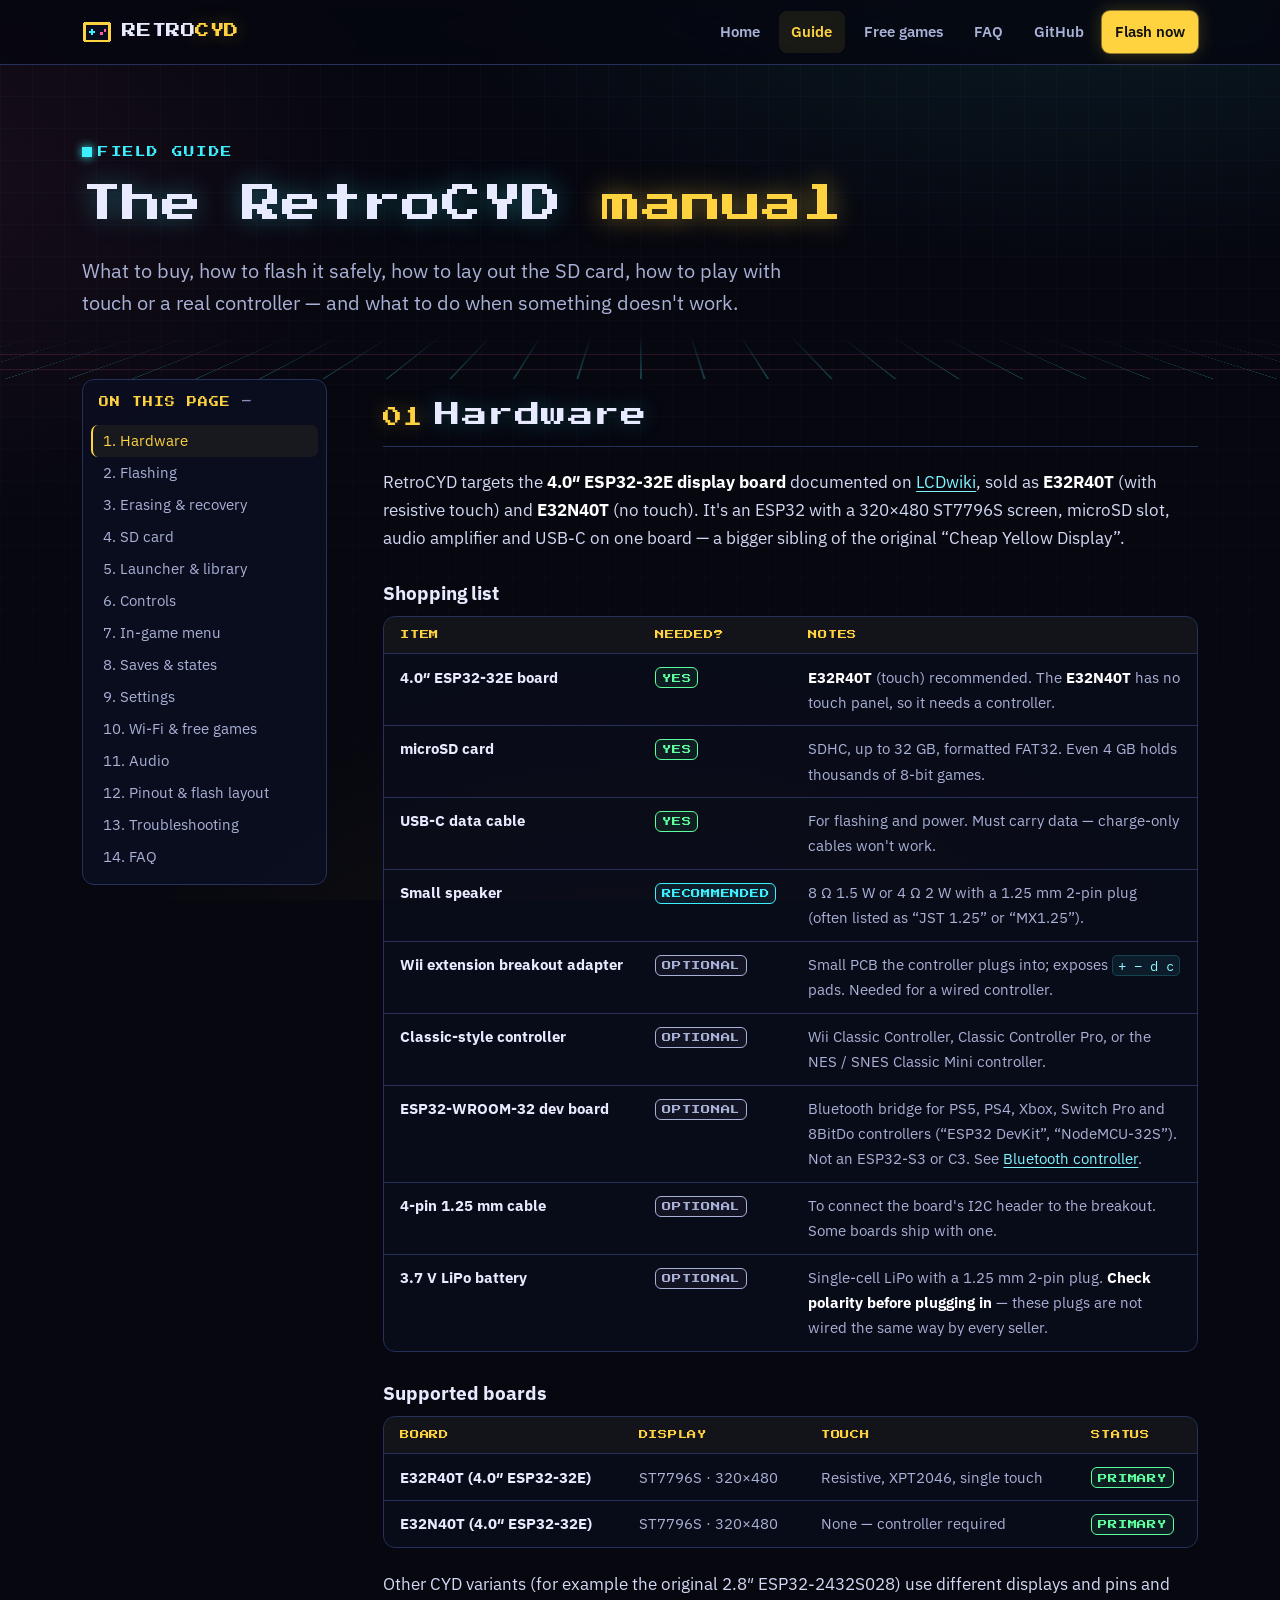
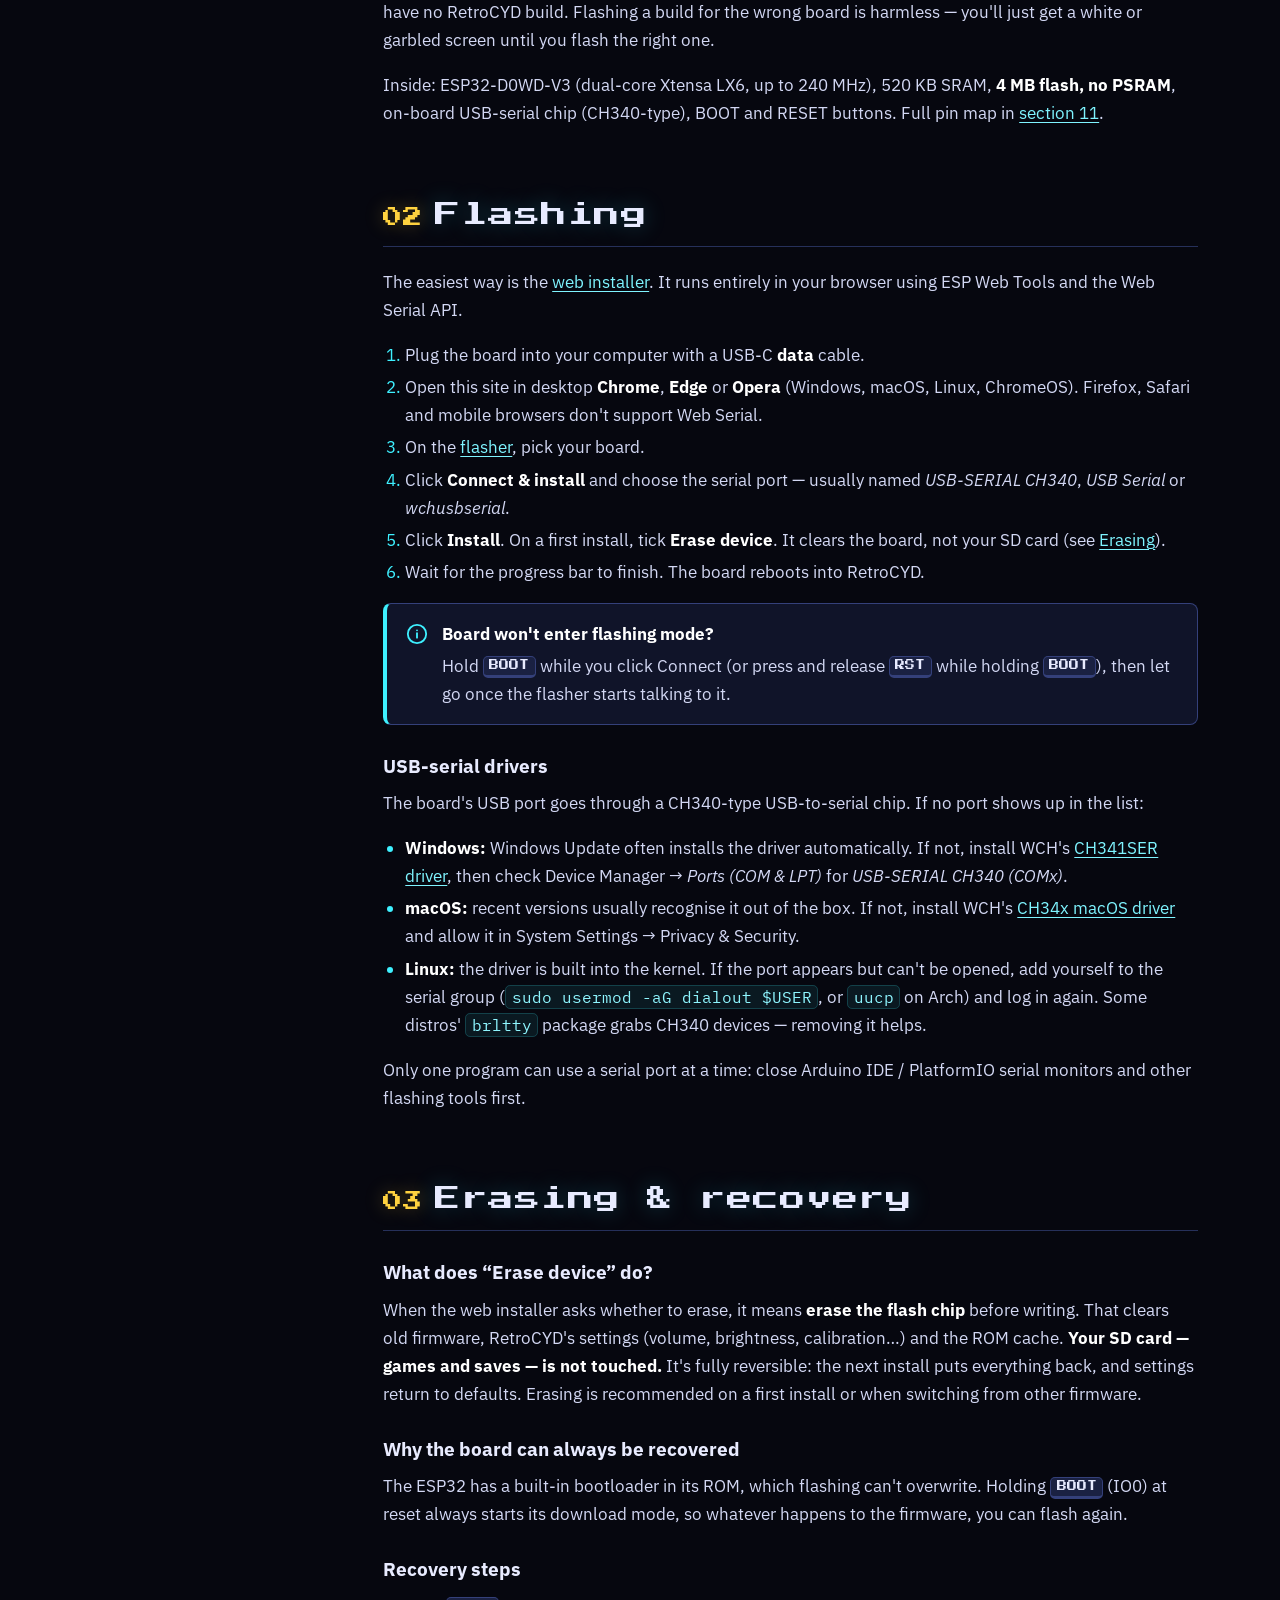
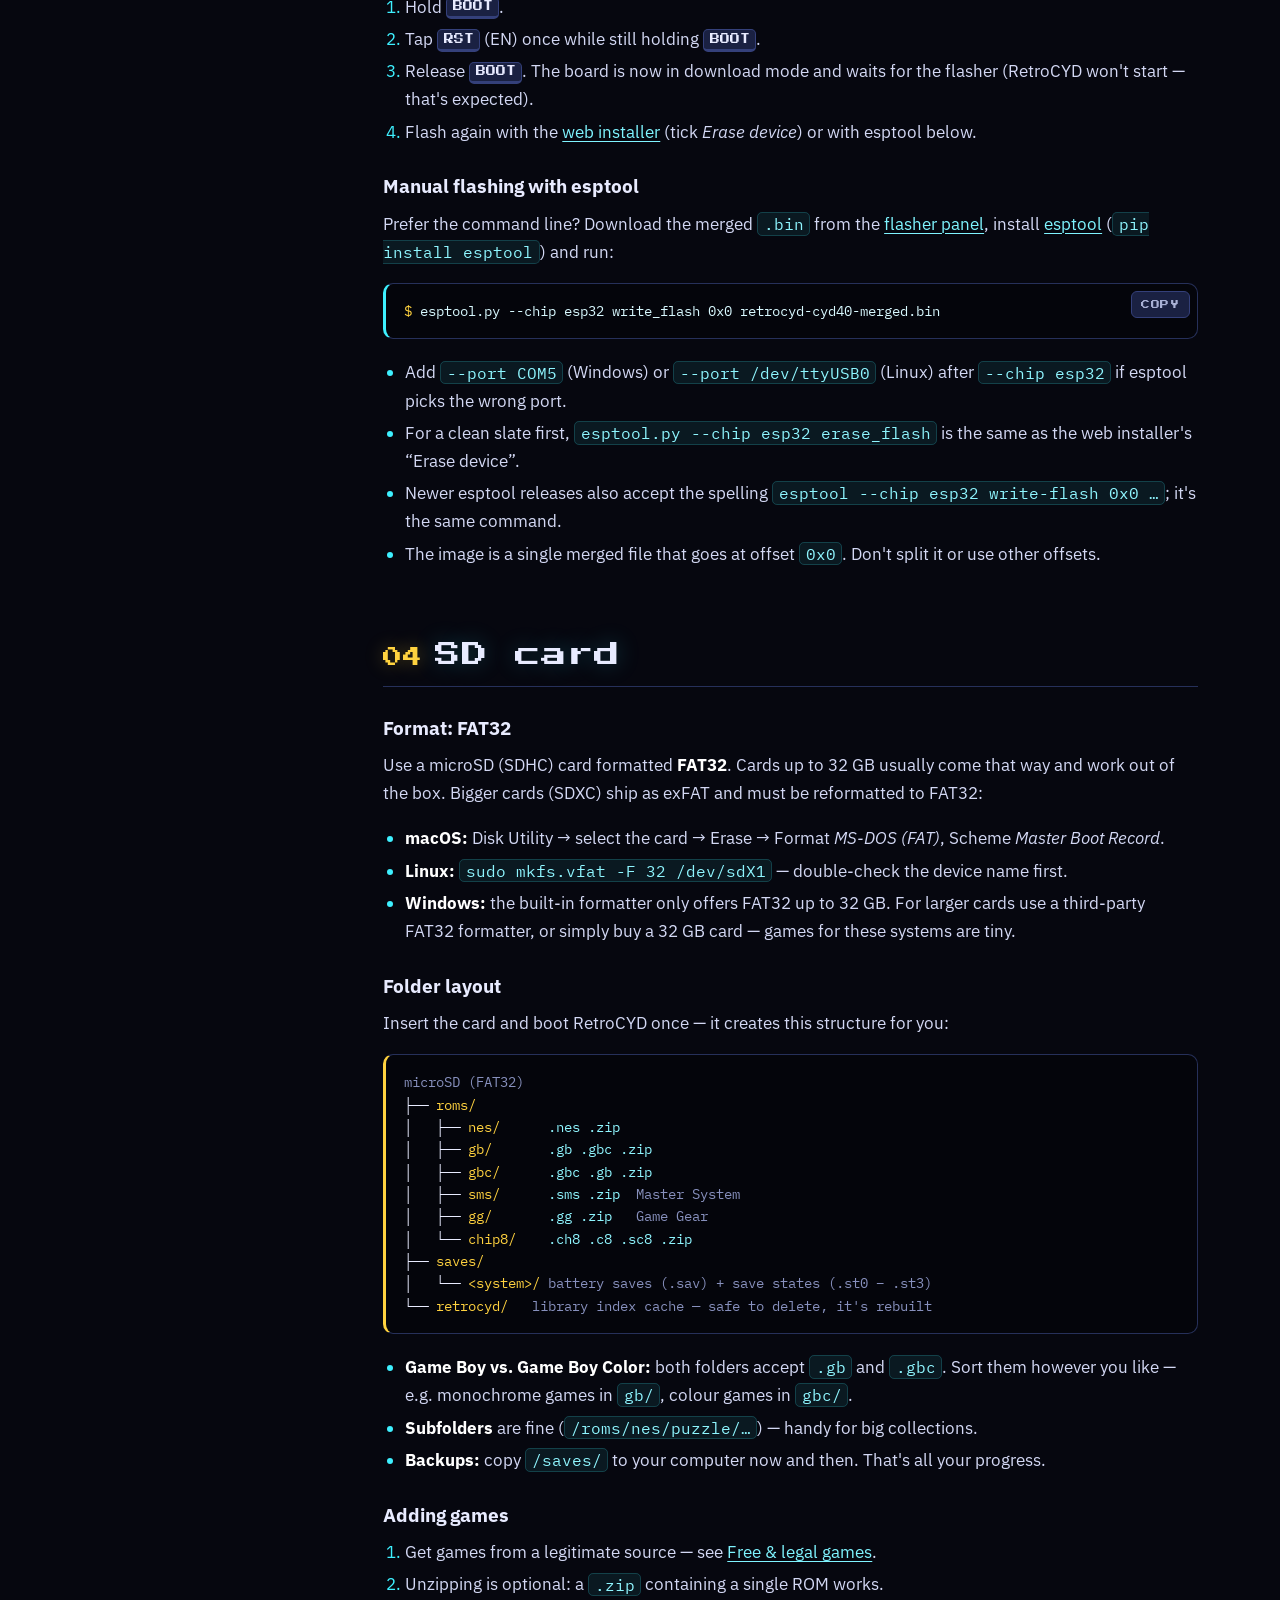
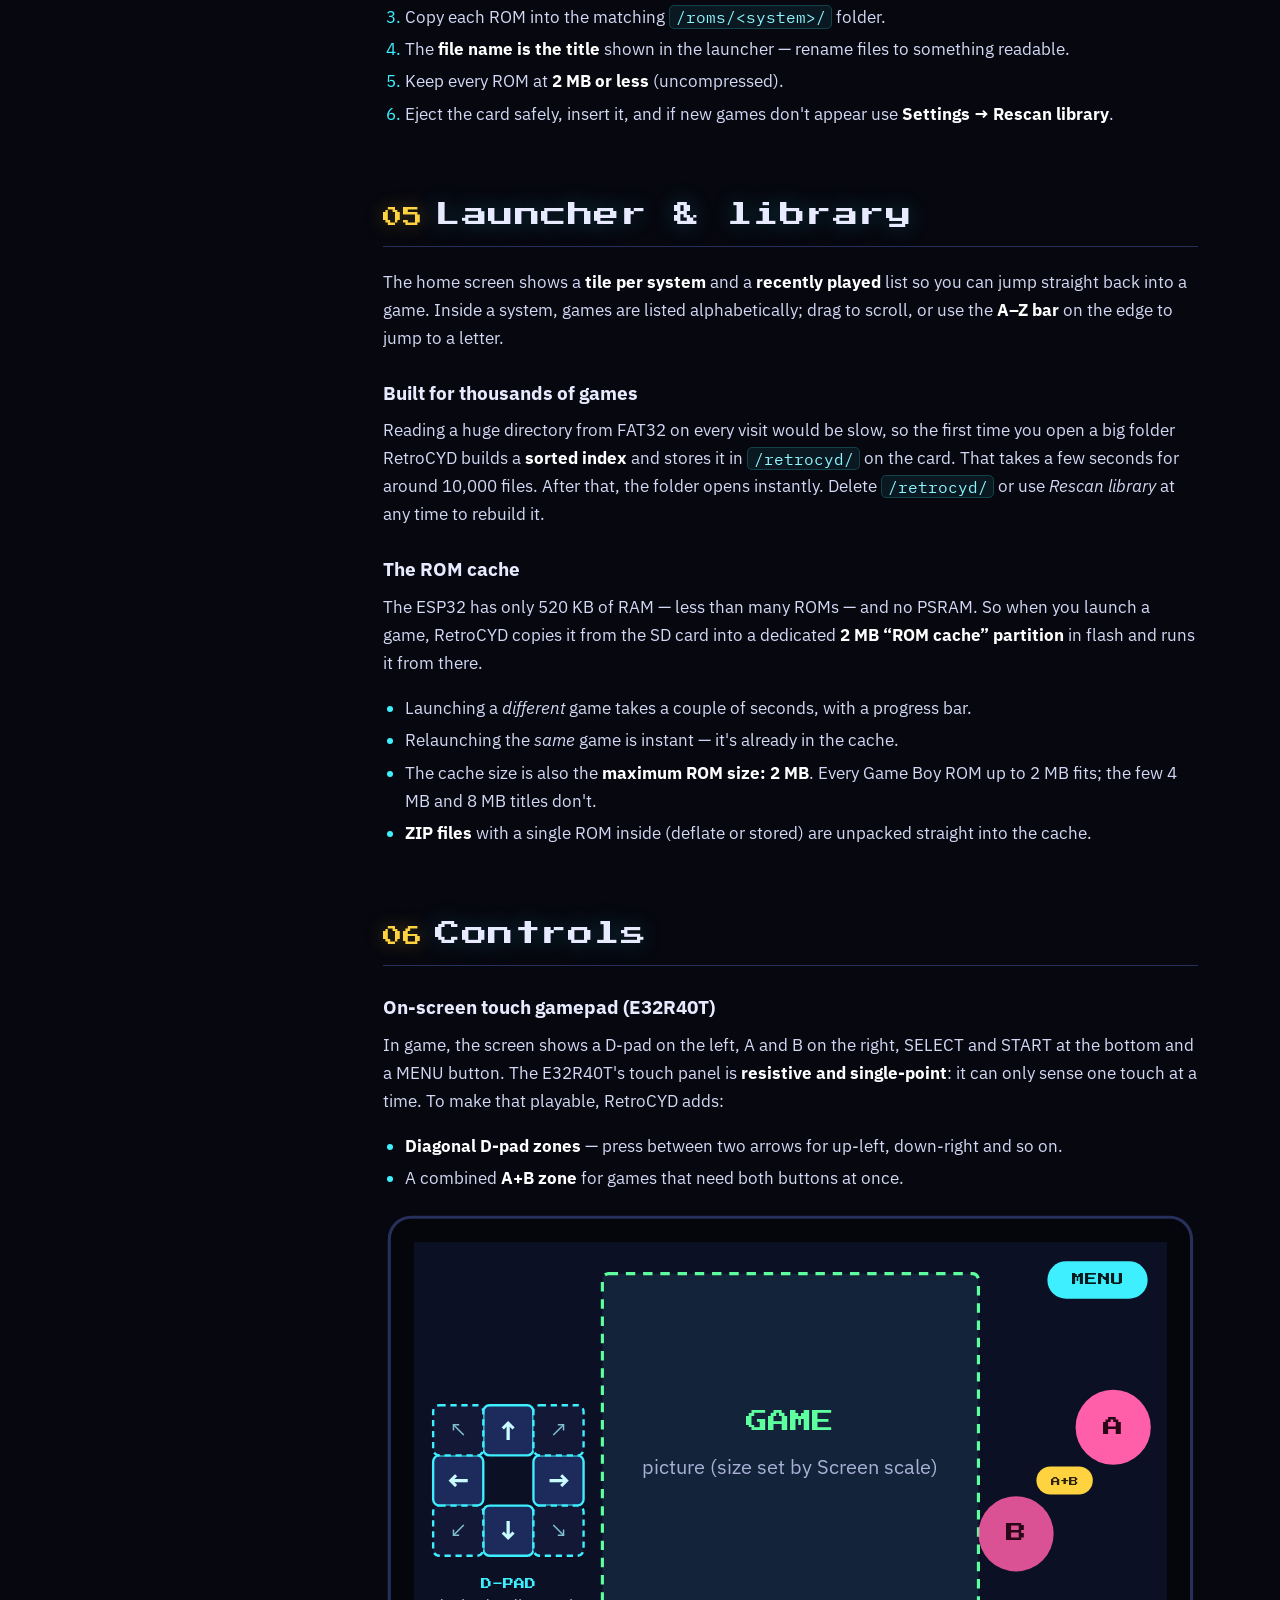
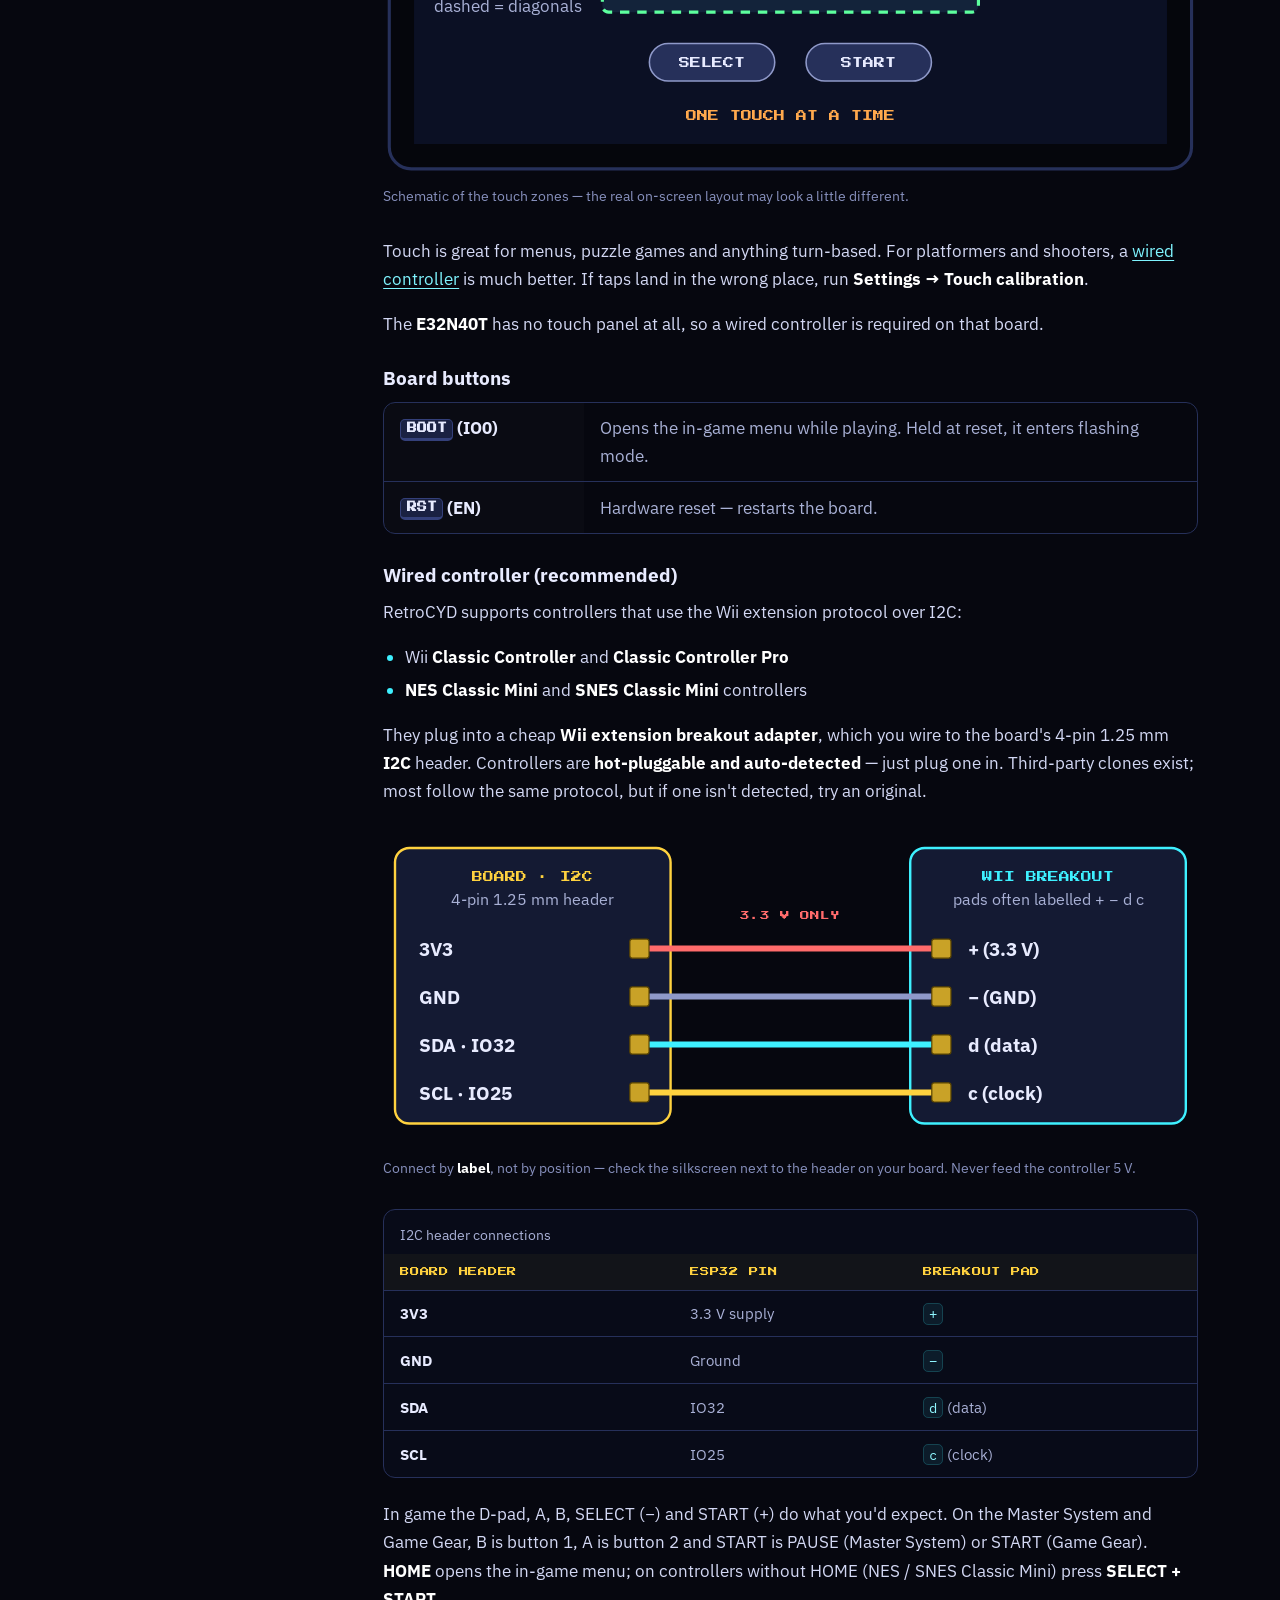
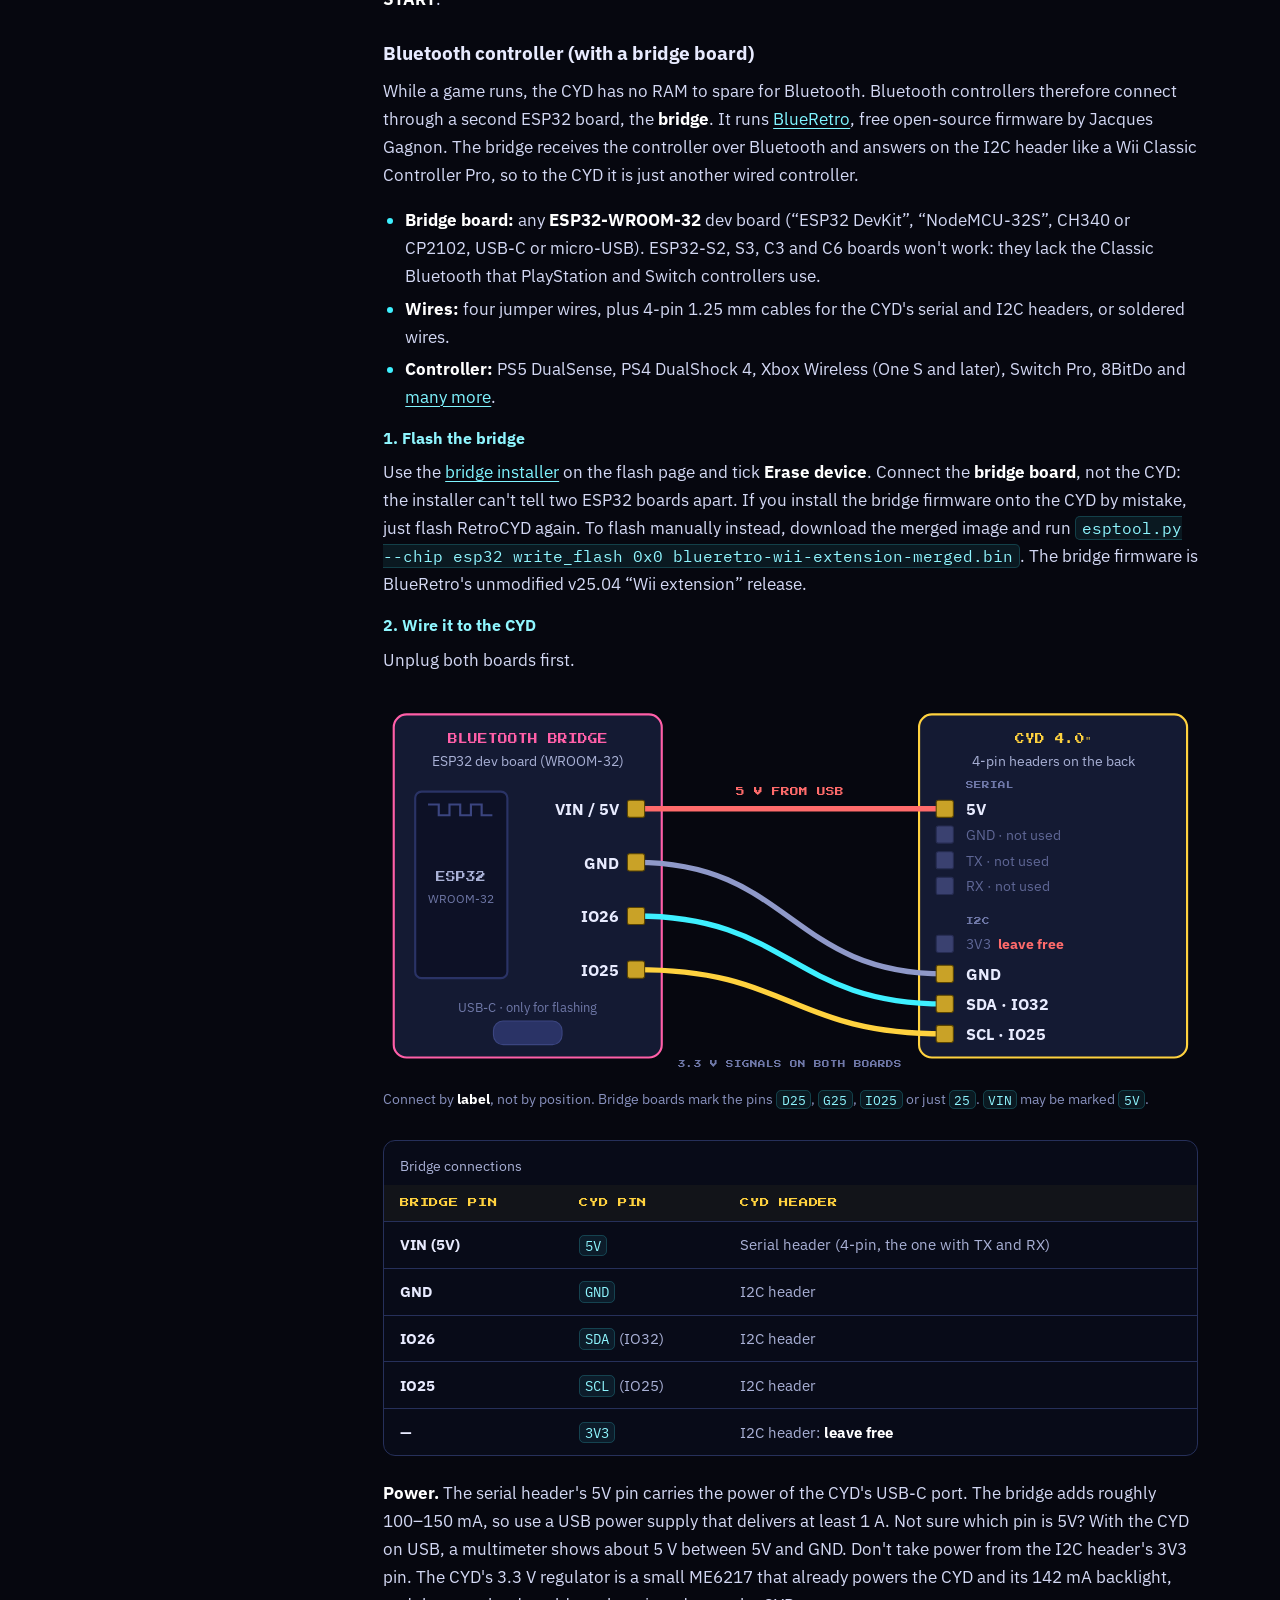
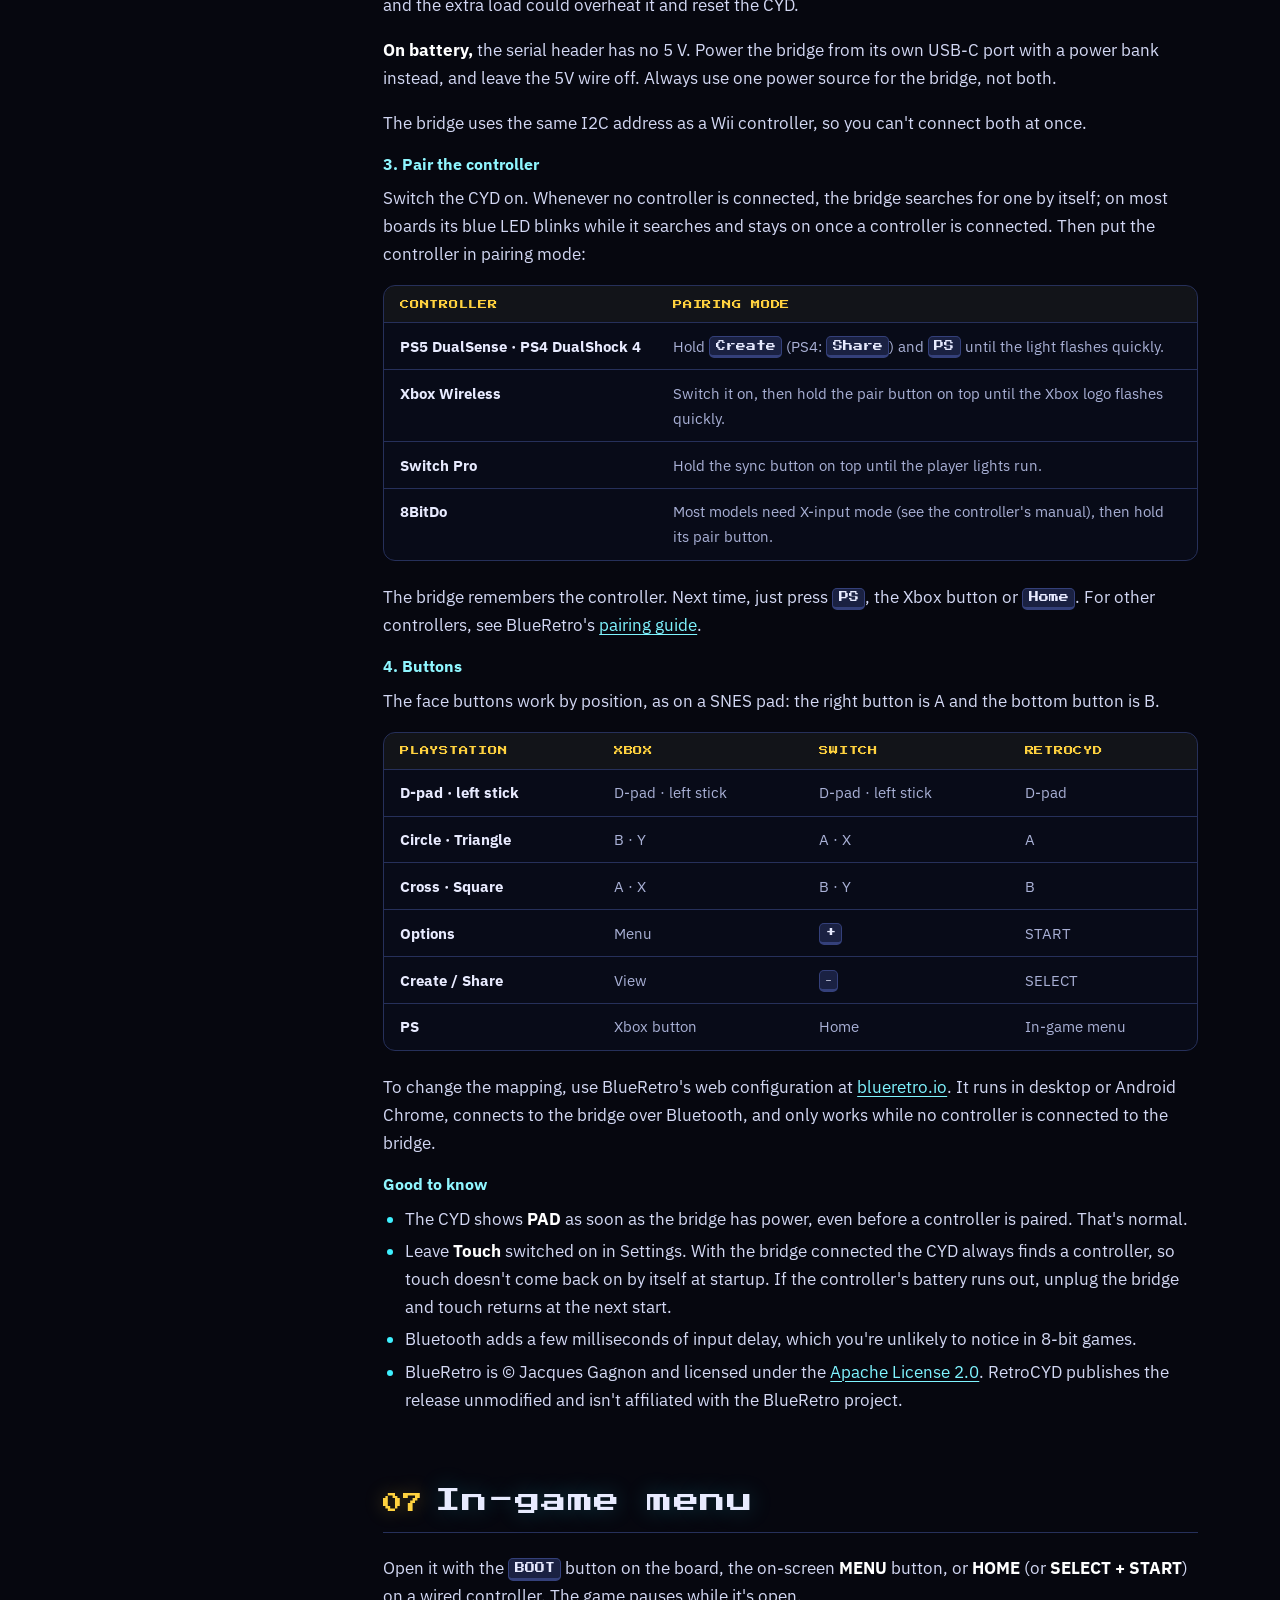
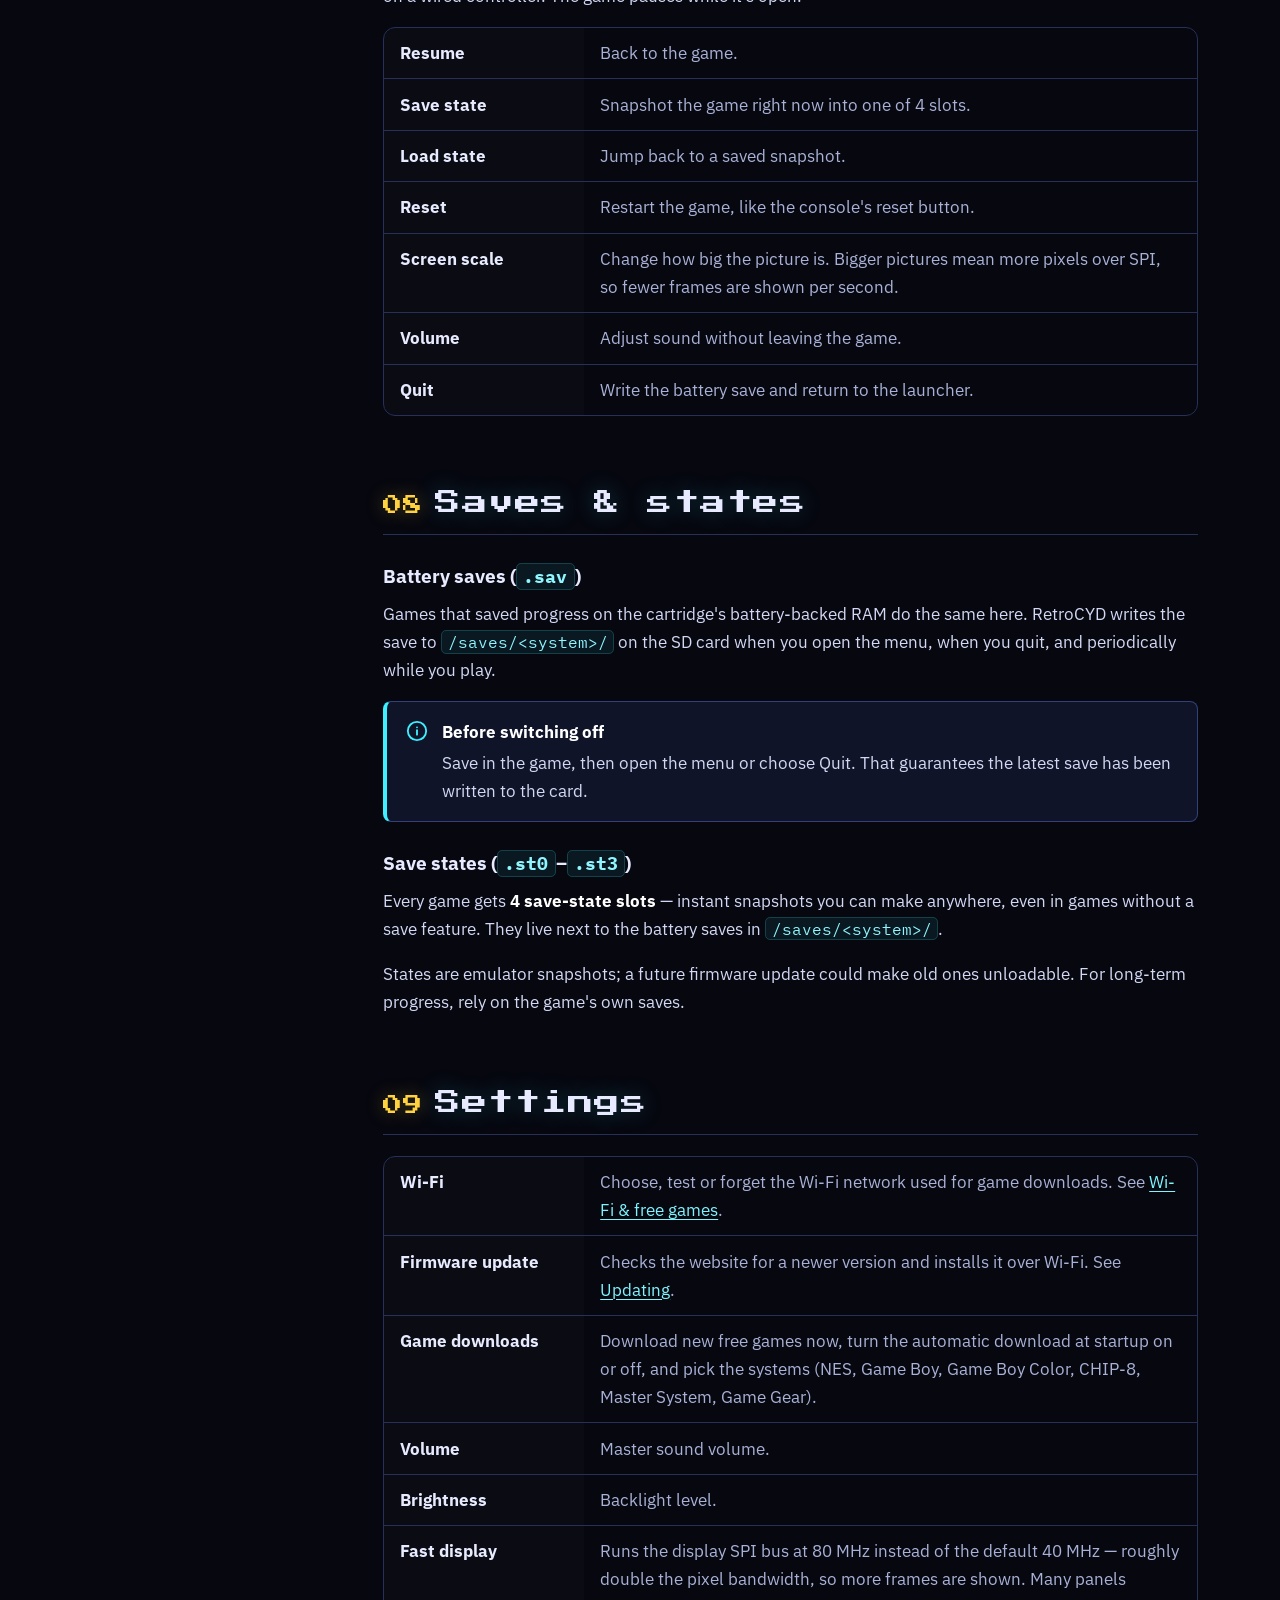
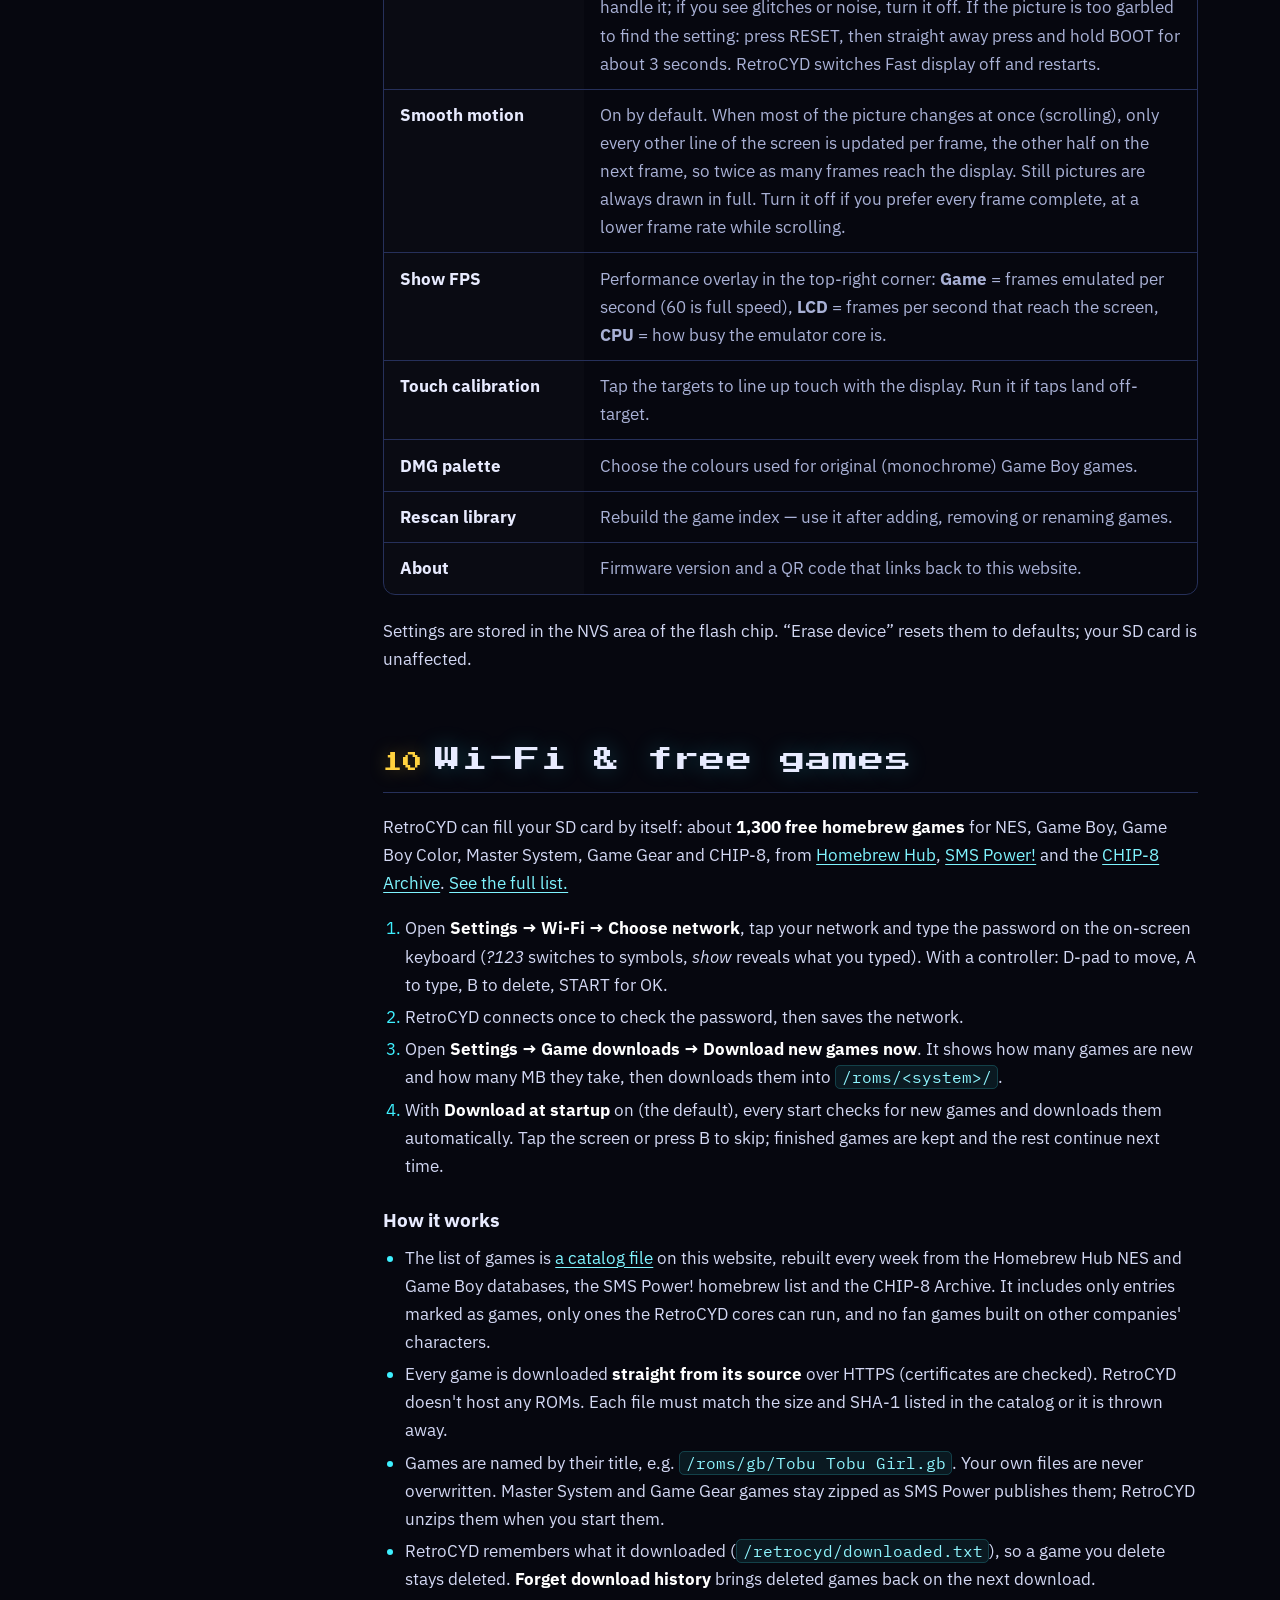
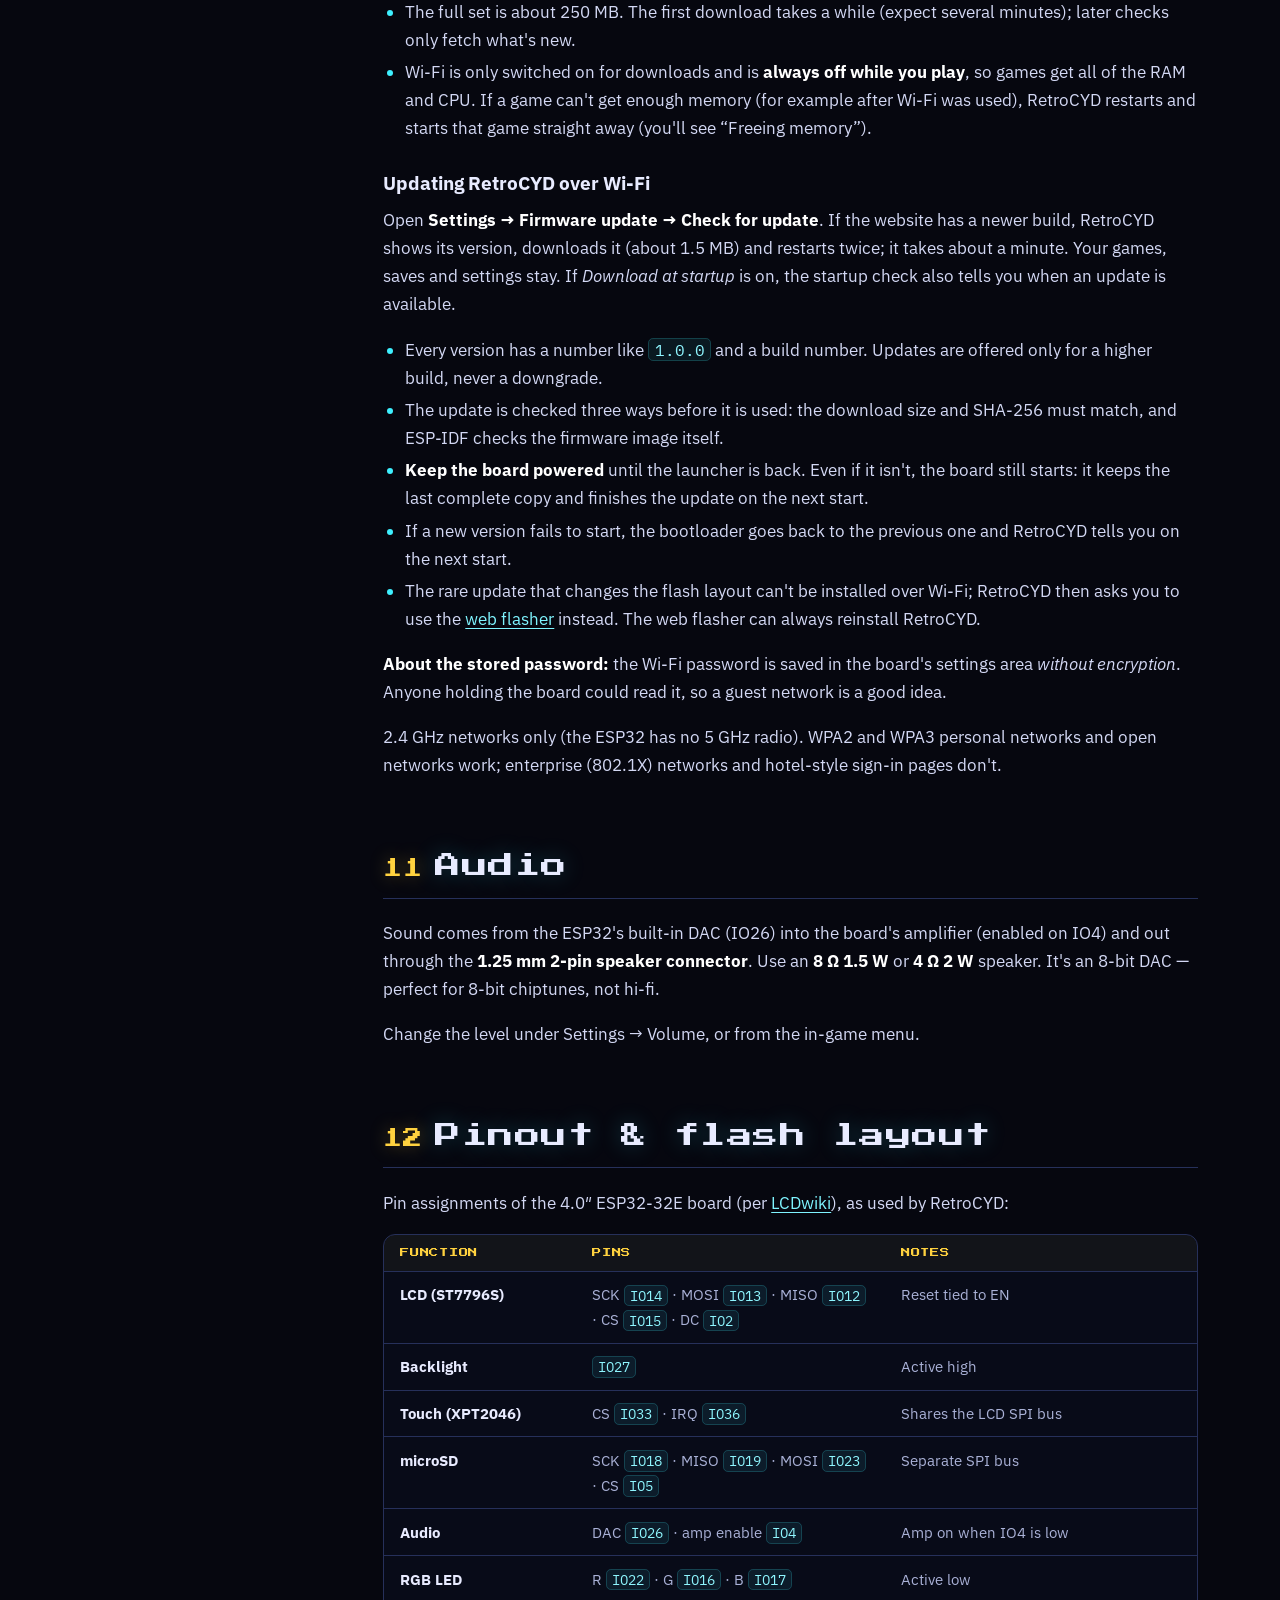
<file: site/guide.html>
<!doctype html>
<html lang="en" class="no-js">
<head>
  <meta charset="utf-8">
  <meta name="viewport" content="width=device-width, initial-scale=1">
  <title>RetroCYD Guide — hardware, SD card, controls, troubleshooting</title>
  <meta name="description" content="Everything about RetroCYD: what to buy, flashing safely, SD card layout, touch and wired controls, settings, pinout, troubleshooting, FAQ and building from source.">
  <meta name="theme-color" content="#06070f">
  <link rel="canonical" href="https://pierregode.github.io/Retro-CYD/guide.html">
  <link rel="icon" href="assets/favicon.svg" type="image/svg+xml">
  <link rel="preconnect" href="https://fonts.googleapis.com">
  <link rel="preconnect" href="https://fonts.gstatic.com" crossorigin>
  <link rel="stylesheet" href="https://fonts.googleapis.com/css2?family=IBM+Plex+Mono:wght@400;500&amp;family=IBM+Plex+Sans:ital,wght@0,400;0,600;0,700;1,400&amp;family=Press+Start+2P&amp;display=swap">
  <link rel="stylesheet" href="assets/style.css">
  <script src="assets/site.js" defer></script>
</head>
<body>
<a class="skip-link" href="#main">Skip to content</a>

<header class="site-header">
  <div class="container">
    <a class="brand" href="index.html" aria-label="RetroCYD home">
      <svg viewBox="0 0 32 32" aria-hidden="true" shape-rendering="crispEdges"><rect x="1" y="5" width="30" height="22" rx="3" fill="#ffd23f"/><rect x="4" y="8" width="24" height="16" fill="#0a0e1d"/><rect x="7" y="15" width="7" height="2" fill="#3ef0ff"/><rect x="9.5" y="12.5" width="2" height="7" fill="#3ef0ff"/><rect x="19" y="16" width="3" height="3" fill="#ff5fa8"/><rect x="23" y="13" width="3" height="3" fill="#ff5fa8"/></svg>
      <span>RETRO<b>CYD</b></span>
    </a>
    <button class="nav-toggle" type="button" aria-expanded="false" aria-controls="site-nav">MENU</button>
    <nav class="site-nav" id="site-nav" aria-label="Main">
      <ul>
        <li><a href="index.html">Home</a></li>
        <li><a href="guide.html" aria-current="page">Guide</a></li>
        <li><a href="games.html">Free games</a></li>
        <li><a href="#faq">FAQ</a></li>
        <li><a href="https://github.com/PierreGode/Retro-CYD">GitHub</a></li>
        <li><a class="nav-cta" href="index.html#flash">Flash now</a></li>
      </ul>
    </nav>
  </div>
</header>

<main id="main">
  <section class="page-hero" aria-labelledby="guide-title">
    <div class="hero-floor" aria-hidden="true"></div>
    <div class="container">
      <p class="eyebrow">Field guide</p>
      <h1 id="guide-title">The RetroCYD <span class="accent">manual</span></h1>
      <p class="lead">What to buy, how to flash it safely, how to lay out the SD card, how to play with touch or a real controller — and what to do when something doesn't work.</p>
    </div>
  </section>

  <div class="container doc-layout">
    <aside class="toc" aria-label="On this page">
      <details open>
        <summary>ON THIS PAGE</summary>
        <ol>
          <li><a href="#hardware">1. Hardware</a></li>
          <li><a href="#flashing">2. Flashing</a></li>
          <li><a href="#safety">3. Erasing &amp; recovery</a></li>
          <li><a href="#sd-card">4. SD card</a></li>
          <li><a href="#launcher">5. Launcher &amp; library</a></li>
          <li><a href="#controls">6. Controls</a></li>
          <li><a href="#menu">7. In-game menu</a></li>
          <li><a href="#saves">8. Saves &amp; states</a></li>
          <li><a href="#settings">9. Settings</a></li>
          <li><a href="#wifi">10. Wi-Fi &amp; free games</a></li>
          <li><a href="#audio">11. Audio</a></li>
          <li><a href="#pinout">12. Pinout &amp; flash layout</a></li>
          <li><a href="#troubleshooting">13. Troubleshooting</a></li>
          <li><a href="#faq">14. FAQ</a></li>
        </ol>
      </details>
    </aside>

    <article class="doc">

      <!-- ===================================================== 1 HARDWARE -->
      <section id="hardware" aria-labelledby="h-hardware">
        <h2 id="h-hardware"><span class="num">01</span> Hardware</h2>
        <p>RetroCYD targets the <strong>4.0″ ESP32-32E display board</strong> documented on <a href="https://www.lcdwiki.com/4.0inch_ESP32-32E_Display">LCDwiki</a>, sold as <strong>E32R40T</strong> (with resistive touch) and <strong>E32N40T</strong> (no touch). It's an ESP32 with a 320×480 ST7796S screen, microSD slot, audio amplifier and USB-C on one board — a bigger sibling of the original “Cheap Yellow Display”.</p>

        <h3>Shopping list</h3>
        <div class="table-wrap">
          <table class="data">
            <thead><tr><th scope="col">Item</th><th scope="col">Needed?</th><th scope="col">Notes</th></tr></thead>
            <tbody>
              <tr><th scope="row">4.0″ ESP32-32E board</th><td><span class="badge badge-primary">Yes</span></td><td><strong>E32R40T</strong> (touch) recommended. The <strong>E32N40T</strong> has no touch panel, so it needs a controller.</td></tr>
              <tr><th scope="row">microSD card</th><td><span class="badge badge-primary">Yes</span></td><td>SDHC, up to 32 GB, formatted FAT32. Even 4 GB holds thousands of 8-bit games.</td></tr>
              <tr><th scope="row">USB-C data cable</th><td><span class="badge badge-primary">Yes</span></td><td>For flashing and power. Must carry data — charge-only cables won't work.</td></tr>
              <tr><th scope="row">Small speaker</th><td><span class="badge badge-info">Recommended</span></td><td>8 Ω 1.5 W or 4 Ω 2 W with a 1.25 mm 2-pin plug (often listed as “JST 1.25” or “MX1.25”).</td></tr>
              <tr><th scope="row">Wii extension breakout adapter</th><td><span class="badge badge-muted">Optional</span></td><td>Small PCB the controller plugs into; exposes <code>+ − d c</code> pads. Needed for a wired controller.</td></tr>
              <tr><th scope="row">Classic-style controller</th><td><span class="badge badge-muted">Optional</span></td><td>Wii Classic Controller, Classic Controller Pro, or the NES / SNES Classic Mini controller.</td></tr>
              <tr><th scope="row">ESP32-WROOM-32 dev board</th><td><span class="badge badge-muted">Optional</span></td><td>Bluetooth bridge for PS5, PS4, Xbox, Switch Pro and 8BitDo controllers (“ESP32 DevKit”, “NodeMCU-32S”). Not an ESP32-S3 or C3. See <a href="#bluetooth">Bluetooth controller</a>.</td></tr>
              <tr><th scope="row">4-pin 1.25 mm cable</th><td><span class="badge badge-muted">Optional</span></td><td>To connect the board's I2C header to the breakout. Some boards ship with one.</td></tr>
              <tr><th scope="row">3.7 V LiPo battery</th><td><span class="badge badge-muted">Optional</span></td><td>Single-cell LiPo with a 1.25 mm 2-pin plug. <strong>Check polarity before plugging in</strong> — these plugs are not wired the same way by every seller.</td></tr>
            </tbody>
          </table>
        </div>

        <h3>Supported boards</h3>
        <div class="table-wrap">
          <table class="data">
            <thead><tr><th scope="col">Board</th><th scope="col">Display</th><th scope="col">Touch</th><th scope="col">Status</th></tr></thead>
            <tbody>
              <tr><th scope="row">E32R40T (4.0″ ESP32-32E)</th><td>ST7796S · 320×480</td><td>Resistive, XPT2046, single touch</td><td><span class="badge badge-primary">Primary</span></td></tr>
              <tr><th scope="row">E32N40T (4.0″ ESP32-32E)</th><td>ST7796S · 320×480</td><td>None — controller required</td><td><span class="badge badge-primary">Primary</span></td></tr>
            </tbody>
          </table>
        </div>
        <p class="muted">Other CYD variants (for example the original 2.8″ ESP32-2432S028) use different displays and pins and have no RetroCYD build. Flashing a build for the wrong board is harmless — you'll just get a white or garbled screen until you flash the right one.</p>
        <p class="muted">Inside: ESP32-D0WD-V3 (dual-core Xtensa LX6, up to 240 MHz), 520 KB SRAM, <strong>4 MB flash, no PSRAM</strong>, on-board USB-serial chip (CH340-type), BOOT and RESET buttons. Full pin map in <a href="#pinout">section 11</a>.</p>
      </section>

      <!-- ===================================================== 2 FLASHING -->
      <section id="flashing" aria-labelledby="h-flashing">
        <h2 id="h-flashing"><span class="num">02</span> Flashing</h2>
        <p>The easiest way is the <a href="index.html#flash">web installer</a>. It runs entirely in your browser using ESP Web Tools and the Web Serial API.</p>
        <ol>
          <li>Plug the board into your computer with a USB-C <strong>data</strong> cable.</li>
          <li>Open this site in desktop <strong>Chrome</strong>, <strong>Edge</strong> or <strong>Opera</strong> (Windows, macOS, Linux, ChromeOS). Firefox, Safari and mobile browsers don't support Web Serial.</li>
          <li>On the <a href="index.html#flash">flasher</a>, pick your board.</li>
          <li>Click <strong>Connect &amp; install</strong> and choose the serial port — usually named <em>USB-SERIAL CH340</em>, <em>USB Serial</em> or <em>wchusbserial</em>.</li>
          <li>Click <strong>Install</strong>. On a first install, tick <strong>Erase device</strong>. It clears the board, not your SD card (see <a href="#safety">Erasing</a>).</li>
          <li>Wait for the progress bar to finish. The board reboots into RetroCYD.</li>
        </ol>
        <div class="notice notice-info">
          <svg viewBox="0 0 24 24" fill="none" stroke="currentColor" stroke-width="2" stroke-linecap="round" stroke-linejoin="round" aria-hidden="true"><circle cx="12" cy="12" r="10"/><path d="M12 16v-5M12 8h.01"/></svg>
          <div><strong>Board won't enter flashing mode?</strong><p>Hold <kbd>BOOT</kbd> while you click Connect (or press and release <kbd>RST</kbd> while holding <kbd>BOOT</kbd>), then let go once the flasher starts talking to it.</p></div>
        </div>

        <h3 id="drivers">USB-serial drivers</h3>
        <p>The board's USB port goes through a CH340-type USB-to-serial chip. If no port shows up in the list:</p>
        <ul>
          <li><strong>Windows:</strong> Windows Update often installs the driver automatically. If not, install WCH's <a href="https://www.wch-ic.com/downloads/CH341SER_EXE.html">CH341SER driver</a>, then check Device Manager → <em>Ports (COM &amp; LPT)</em> for <em>USB-SERIAL CH340 (COMx)</em>.</li>
          <li><strong>macOS:</strong> recent versions usually recognise it out of the box. If not, install WCH's <a href="https://www.wch-ic.com/downloads/CH34XSER_MAC_ZIP.html">CH34x macOS driver</a> and allow it in System Settings → Privacy &amp; Security.</li>
          <li><strong>Linux:</strong> the driver is built into the kernel. If the port appears but can't be opened, add yourself to the serial group (<code>sudo usermod -aG dialout $USER</code>, or <code>uucp</code> on Arch) and log in again. Some distros' <code>brltty</code> package grabs CH340 devices — removing it helps.</li>
        </ul>
        <p class="muted">Only one program can use a serial port at a time: close Arduino IDE / PlatformIO serial monitors and other flashing tools first.</p>
      </section>

      <!-- ===================================================== 3 ERASING & RECOVERY -->
      <section id="safety" aria-labelledby="h-safety">
        <h2 id="h-safety"><span class="num">03</span> Erasing &amp; recovery</h2>
        <h3>What does “Erase device” do?</h3>
        <p>When the web installer asks whether to erase, it means <strong>erase the flash chip</strong> before writing. That clears old firmware, RetroCYD's settings (volume, brightness, calibration…) and the ROM cache. <strong>Your SD card — games and saves — is not touched.</strong> It's fully reversible: the next install puts everything back, and settings return to defaults. Erasing is recommended on a first install or when switching from other firmware.</p>

        <h3>Why the board can always be recovered</h3>
        <p>The ESP32 has a built-in bootloader in its ROM, which flashing can't overwrite. Holding <kbd>BOOT</kbd> (IO0) at reset always starts its download mode, so whatever happens to the firmware, you can flash again.</p>

        <h3 id="recovery">Recovery steps</h3>
        <ol>
          <li>Hold <kbd>BOOT</kbd>.</li>
          <li>Tap <kbd>RST</kbd> (EN) once while still holding <kbd>BOOT</kbd>.</li>
          <li>Release <kbd>BOOT</kbd>. The board is now in download mode and waits for the flasher (RetroCYD won't start — that's expected).</li>
          <li>Flash again with the <a href="index.html#flash">web installer</a> (tick <em>Erase device</em>) or with esptool below.</li>
        </ol>

        <h3 id="manual-flash">Manual flashing with esptool</h3>
        <p>Prefer the command line? Download the merged <code>.bin</code> from the <a href="index.html#flash">flasher panel</a>, install <a href="https://docs.espressif.com/projects/esptool/en/latest/esp32/">esptool</a> (<code>pip install esptool</code>) and run:</p>
        <pre data-copy="esptool.py --chip esp32 write_flash 0x0 retrocyd-cyd40-merged.bin"><code><span class="p">$ </span>esptool.py --chip esp32 write_flash 0x0 retrocyd-cyd40-merged.bin</code></pre>
        <ul>
          <li>Add <code>--port COM5</code> (Windows) or <code>--port /dev/ttyUSB0</code> (Linux) after <code>--chip esp32</code> if esptool picks the wrong port.</li>
          <li>For a clean slate first, <code>esptool.py --chip esp32 erase_flash</code> is the same as the web installer's “Erase device”.</li>
          <li>Newer esptool releases also accept the spelling <code>esptool --chip esp32 write-flash 0x0 …</code>; it's the same command.</li>
          <li>The image is a single merged file that goes at offset <code>0x0</code>. Don't split it or use other offsets.</li>
        </ul>
      </section>

      <!-- ===================================================== 4 SD CARD -->
      <section id="sd-card" aria-labelledby="h-sd">
        <h2 id="h-sd"><span class="num">04</span> SD card</h2>
        <h3>Format: FAT32</h3>
        <p>Use a microSD (SDHC) card formatted <strong>FAT32</strong>. Cards up to 32 GB usually come that way and work out of the box. Bigger cards (SDXC) ship as exFAT and must be reformatted to FAT32:</p>
        <ul>
          <li><strong>macOS:</strong> Disk Utility → select the card → Erase → Format <em>MS-DOS (FAT)</em>, Scheme <em>Master Boot Record</em>.</li>
          <li><strong>Linux:</strong> <code>sudo mkfs.vfat -F 32 /dev/sdX1</code> — double-check the device name first.</li>
          <li><strong>Windows:</strong> the built-in formatter only offers FAT32 up to 32 GB. For larger cards use a third-party FAT32 formatter, or simply buy a 32 GB card — games for these systems are tiny.</li>
        </ul>

        <h3>Folder layout</h3>
        <p>Insert the card and boot RetroCYD once — it creates this structure for you:</p>
        <pre class="tree"><code><span class="n">microSD (FAT32)</span>
├── <span class="d">roms/</span>
│   ├── <span class="d">nes/</span>      <span class="x">.nes .zip</span>
│   ├── <span class="d">gb/</span>       <span class="x">.gb .gbc .zip</span>
│   ├── <span class="d">gbc/</span>      <span class="x">.gbc .gb .zip</span>
│   ├── <span class="d">sms/</span>      <span class="x">.sms .zip</span>  <span class="n">Master System</span>
│   ├── <span class="d">gg/</span>       <span class="x">.gg .zip</span>   <span class="n">Game Gear</span>
│   └── <span class="d">chip8/</span>    <span class="x">.ch8 .c8 .sc8 .zip</span>
├── <span class="d">saves/</span>
│   └── <span class="d">&lt;system&gt;/</span> <span class="n">battery saves (.sav) + save states (.st0 – .st3)</span>
└── <span class="d">retrocyd/</span>   <span class="n">library index cache — safe to delete, it's rebuilt</span></code></pre>
        <ul>
          <li><strong>Game Boy vs. Game Boy Color:</strong> both folders accept <code>.gb</code> and <code>.gbc</code>. Sort them however you like — e.g. monochrome games in <code>gb/</code>, colour games in <code>gbc/</code>.</li>
          <li><strong>Subfolders</strong> are fine (<code>/roms/nes/puzzle/…</code>) — handy for big collections.</li>
          <li><strong>Backups:</strong> copy <code>/saves/</code> to your computer now and then. That's all your progress.</li>
        </ul>

        <h3 id="adding-games">Adding games</h3>
        <ol>
          <li>Get games from a legitimate source — see <a href="games.html">Free &amp; legal games</a>.</li>
          <li>Unzipping is optional: a <code>.zip</code> containing a single ROM works.</li>
          <li>Copy each ROM into the matching <code>/roms/&lt;system&gt;/</code> folder.</li>
          <li>The <strong>file name is the title</strong> shown in the launcher — rename files to something readable.</li>
          <li>Keep every ROM at <strong>2 MB or less</strong> (uncompressed).</li>
          <li>Eject the card safely, insert it, and if new games don't appear use <strong>Settings → Rescan library</strong>.</li>
        </ol>
      </section>

      <!-- ===================================================== 5 LAUNCHER -->
      <section id="launcher" aria-labelledby="h-launcher">
        <h2 id="h-launcher"><span class="num">05</span> Launcher &amp; library</h2>
        <p>The home screen shows a <strong>tile per system</strong> and a <strong>recently played</strong> list so you can jump straight back into a game. Inside a system, games are listed alphabetically; drag to scroll, or use the <strong>A–Z bar</strong> on the edge to jump to a letter.</p>

        <h3>Built for thousands of games</h3>
        <p>Reading a huge directory from FAT32 on every visit would be slow, so the first time you open a big folder RetroCYD builds a <strong>sorted index</strong> and stores it in <code>/retrocyd/</code> on the card. That takes a few seconds for around 10,000 files. After that, the folder opens instantly. Delete <code>/retrocyd/</code> or use <em>Rescan library</em> at any time to rebuild it.</p>

        <h3>The ROM cache</h3>
        <p>The ESP32 has only 520 KB of RAM — less than many ROMs — and no PSRAM. So when you launch a game, RetroCYD copies it from the SD card into a dedicated <strong>2 MB “ROM cache” partition</strong> in flash and runs it from there.</p>
        <ul>
          <li>Launching a <em>different</em> game takes a couple of seconds, with a progress bar.</li>
          <li>Relaunching the <em>same</em> game is instant — it's already in the cache.</li>
          <li>The cache size is also the <strong>maximum ROM size: 2 MB</strong>. Every Game Boy ROM up to 2 MB fits; the few 4 MB and 8 MB titles don't.</li>
          <li><strong>ZIP files</strong> with a single ROM inside (deflate or stored) are unpacked straight into the cache.</li>
        </ul>
      </section>

      <!-- ===================================================== 6 CONTROLS -->
      <section id="controls" aria-labelledby="h-controls">
        <h2 id="h-controls"><span class="num">06</span> Controls</h2>

        <h3 id="touch">On-screen touch gamepad (E32R40T)</h3>
        <p>In game, the screen shows a D-pad on the left, A and B on the right, SELECT and START at the bottom and a MENU button. The E32R40T's touch panel is <strong>resistive and single-point</strong>: it can only sense one touch at a time. To make that playable, RetroCYD adds:</p>
        <ul>
          <li><strong>Diagonal D-pad zones</strong> — press between two arrows for up-left, down-right and so on.</li>
          <li>A combined <strong>A+B zone</strong> for games that need both buttons at once.</li>
        </ul>
        <figure class="figure">
          <svg class="diagram" viewBox="0 0 520 360" role="img" aria-labelledby="pad-t pad-d">
            <title id="pad-t">Touch gamepad zones</title>
            <desc id="pad-d">A landscape screen. The game picture is in the middle. On the left is a three by three D-pad grid with four arrow zones and four diagonal zones. On the right are A and B buttons with a small A plus B zone between them. SELECT and START are at the bottom centre and MENU is at the top right.</desc>
            <rect x="4" y="4" width="512" height="352" rx="14" fill="#05060c" stroke="#26305a" stroke-width="2"/>
            <svg x="20" y="20" width="480" height="320" viewBox="0 0 480 320">
              <rect width="480" height="320" fill="#0b1024"/>
              <rect x="120" y="20" width="240" height="216" rx="4" fill="#13233a" stroke="#5dff9e" stroke-width="2" stroke-dasharray="6 5"/>
              <text class="pxl" x="240" y="122" font-size="14" fill="#5dff9e" text-anchor="middle">GAME</text>
              <text x="240" y="148" font-size="13" fill="#a9b1d6" text-anchor="middle">picture (size set by Screen scale)</text>

              <g stroke="#3ef0ff" stroke-width="1.5">
                <rect x="44" y="104" width="32" height="32" rx="4" fill="#1d2a5c"/>
                <rect x="12" y="136" width="32" height="32" rx="4" fill="#1d2a5c"/>
                <rect x="76" y="136" width="32" height="32" rx="4" fill="#1d2a5c"/>
                <rect x="44" y="168" width="32" height="32" rx="4" fill="#1d2a5c"/>
                <g fill="#121836" stroke-dasharray="4 3">
                  <rect x="12" y="104" width="32" height="32" rx="4"/>
                  <rect x="76" y="104" width="32" height="32" rx="4"/>
                  <rect x="12" y="168" width="32" height="32" rx="4"/>
                  <rect x="76" y="168" width="32" height="32" rx="4"/>
                </g>
              </g>
              <g font-size="17" font-weight="700" fill="#c9fbff" text-anchor="middle">
                <text x="60" y="126">↑</text><text x="28" y="158">←</text><text x="92" y="158">→</text><text x="60" y="190">↓</text>
              </g>
              <g font-size="14" fill="#7fbfd0" text-anchor="middle">
                <text x="28" y="125">↖</text><text x="92" y="125">↗</text><text x="28" y="189">↙</text><text x="92" y="189">↘</text>
              </g>
              <text class="pxl" x="60" y="222" font-size="7" fill="#3ef0ff" text-anchor="middle">D-PAD</text>
              <text x="60" y="236" font-size="11" fill="#a9b1d6" text-anchor="middle">dashed = diagonals</text>

              <circle cx="446" cy="118" r="24" fill="#ff5fa8"/>
              <text class="pxl" x="446" y="124" font-size="13" fill="#2a0717" text-anchor="middle">A</text>
              <circle cx="384" cy="186" r="24" fill="#ff5fa8" fill-opacity=".85"/>
              <text class="pxl" x="384" y="192" font-size="13" fill="#2a0717" text-anchor="middle">B</text>
              <rect x="397" y="143" width="36" height="18" rx="9" fill="#ffd23f"/>
              <text class="pxl" x="415" y="155.5" font-size="6" fill="#2a2200" text-anchor="middle">A+B</text>

              <rect x="404" y="12" width="64" height="24" rx="12" fill="#3ef0ff"/>
              <text class="pxl" x="436" y="28" font-size="8" fill="#041a1e" text-anchor="middle">MENU</text>

              <rect x="150" y="256" width="80" height="24" rx="12" fill="#26305a" stroke="#8f99c9"/>
              <text class="pxl" x="190" y="272" font-size="7" fill="#e8ebff" text-anchor="middle">SELECT</text>
              <rect x="250" y="256" width="80" height="24" rx="12" fill="#26305a" stroke="#8f99c9"/>
              <text class="pxl" x="290" y="272" font-size="7" fill="#e8ebff" text-anchor="middle">START</text>

              <text class="pxl" x="240" y="306" font-size="7" fill="#ffa94d" text-anchor="middle">ONE TOUCH AT A TIME</text>
            </svg>
          </svg>
          <figcaption>Schematic of the touch zones — the real on-screen layout may look a little different.</figcaption>
        </figure>
        <p>Touch is great for menus, puzzle games and anything turn-based. For platformers and shooters, a <a href="#controller">wired controller</a> is much better. If taps land in the wrong place, run <strong>Settings → Touch calibration</strong>.</p>
        <p>The <strong>E32N40T</strong> has no touch panel at all, so a wired controller is required on that board.</p>

        <h3>Board buttons</h3>
        <dl class="defs">
          <dt><kbd>BOOT</kbd> (IO0)</dt><dd>Opens the in-game menu while playing. Held at reset, it enters flashing mode.</dd>
          <dt><kbd>RST</kbd> (EN)</dt><dd>Hardware reset — restarts the board.</dd>
        </dl>

        <h3 id="controller">Wired controller (recommended)</h3>
        <p>RetroCYD supports controllers that use the Wii extension protocol over I2C:</p>
        <ul>
          <li>Wii <strong>Classic Controller</strong> and <strong>Classic Controller Pro</strong></li>
          <li><strong>NES Classic Mini</strong> and <strong>SNES Classic Mini</strong> controllers</li>
        </ul>
        <p>They plug into a cheap <strong>Wii extension breakout adapter</strong>, which you wire to the board's 4-pin 1.25 mm <strong>I2C</strong> header. Controllers are <strong>hot-pluggable and auto-detected</strong> — just plug one in. Third-party clones exist; most follow the same protocol, but if one isn't detected, try an original.</p>
        <figure class="figure">
          <svg class="diagram" viewBox="0 0 680 270" role="img" aria-labelledby="wire-t wire-d">
            <title id="wire-t">Wiring a Wii extension breakout to the I2C header</title>
            <desc id="wire-d">Four wires connect the board's I2C header to the breakout: 3V3 to plus, GND to minus, SDA on IO32 to d, SCL on IO25 to c. Use 3.3 volts only.</desc>
            <rect x="10" y="20" width="230" height="230" rx="12" fill="#141a33" stroke="#ffd23f" stroke-width="2"/>
            <text class="pxl" x="125" y="48" font-size="9" fill="#ffd23f" text-anchor="middle">BOARD · I2C</text>
            <text x="125" y="68" font-size="13" fill="#a9b1d6" text-anchor="middle">4-pin 1.25 mm header</text>
            <rect x="440" y="20" width="230" height="230" rx="12" fill="#141a33" stroke="#3ef0ff" stroke-width="2"/>
            <text class="pxl" x="555" y="48" font-size="9" fill="#3ef0ff" text-anchor="middle">WII BREAKOUT</text>
            <text x="555" y="68" font-size="13" fill="#a9b1d6" text-anchor="middle">pads often labelled + − d c</text>

            <g stroke-width="5" fill="none" stroke-linecap="round">
              <path d="M216 104 C 330 104, 350 104, 464 104" stroke="#ff6b6b"/>
              <path d="M216 144 C 330 144, 350 144, 464 144" stroke="#8f99c9"/>
              <path d="M216 184 C 330 184, 350 184, 464 184" stroke="#3ef0ff"/>
              <path d="M216 224 C 330 224, 350 224, 464 224" stroke="#ffd23f"/>
            </g>
            <g fill="#c9a227" stroke="#5b4500">
              <rect x="206" y="96" width="16" height="16" rx="2"/><rect x="206" y="136" width="16" height="16" rx="2"/><rect x="206" y="176" width="16" height="16" rx="2"/><rect x="206" y="216" width="16" height="16" rx="2"/>
              <rect x="458" y="96" width="16" height="16" rx="2"/><rect x="458" y="136" width="16" height="16" rx="2"/><rect x="458" y="176" width="16" height="16" rx="2"/><rect x="458" y="216" width="16" height="16" rx="2"/>
            </g>
            <g font-size="16" font-weight="700" fill="#e8ebff">
              <text x="30" y="110">3V3</text><text x="30" y="150">GND</text><text x="30" y="190">SDA · IO32</text><text x="30" y="230">SCL · IO25</text>
              <text x="488" y="110">+  (3.3 V)</text><text x="488" y="150">−  (GND)</text><text x="488" y="190">d  (data)</text><text x="488" y="230">c  (clock)</text>
            </g>
            <text class="pxl" x="340" y="80" font-size="8" fill="#ff6b6b" text-anchor="middle">3.3 V ONLY</text>
          </svg>
          <figcaption>Connect by <strong>label</strong>, not by position — check the silkscreen next to the header on your board. Never feed the controller 5 V.</figcaption>
        </figure>
        <div class="table-wrap">
          <table class="data">
            <caption>I2C header connections</caption>
            <thead><tr><th scope="col">Board header</th><th scope="col">ESP32 pin</th><th scope="col">Breakout pad</th></tr></thead>
            <tbody>
              <tr><th scope="row">3V3</th><td>3.3 V supply</td><td><code>+</code></td></tr>
              <tr><th scope="row">GND</th><td>Ground</td><td><code>−</code></td></tr>
              <tr><th scope="row">SDA</th><td>IO32</td><td><code>d</code> (data)</td></tr>
              <tr><th scope="row">SCL</th><td>IO25</td><td><code>c</code> (clock)</td></tr>
            </tbody>
          </table>
        </div>
        <p>In game the D-pad, A, B, SELECT (−) and START (+) do what you'd expect. On the Master System and Game Gear, B is button 1, A is button 2 and START is PAUSE (Master System) or START (Game Gear). <strong>HOME</strong> opens the in-game menu; on controllers without HOME (NES / SNES Classic Mini) press <strong>SELECT + START</strong>.</p>

        <h3 id="bluetooth">Bluetooth controller (with a bridge board)</h3>
        <p>While a game runs, the CYD has no RAM to spare for Bluetooth. Bluetooth controllers therefore connect through a second ESP32 board, the <strong>bridge</strong>. It runs <a href="https://github.com/darthcloud/BlueRetro">BlueRetro</a>, free open-source firmware by Jacques Gagnon. The bridge receives the controller over Bluetooth and answers on the I2C header like a Wii Classic Controller Pro, so to the CYD it is just another wired controller.</p>
        <ul>
          <li><strong>Bridge board:</strong> any <strong>ESP32-WROOM-32</strong> dev board (“ESP32 DevKit”, “NodeMCU-32S”, CH340 or CP2102, USB-C or micro-USB). ESP32-S2, S3, C3 and C6 boards won't work: they lack the Classic Bluetooth that PlayStation and Switch controllers use.</li>
          <li><strong>Wires:</strong> four jumper wires, plus 4-pin 1.25 mm cables for the CYD's serial and I2C headers, or soldered wires.</li>
          <li><strong>Controller:</strong> PS5 DualSense, PS4 DualShock 4, Xbox Wireless (One S and later), Switch Pro, 8BitDo and <a href="https://github.com/darthcloud/BlueRetro/wiki/Controller-pairing-guide">many more</a>.</li>
        </ul>

        <h4>1. Flash the bridge</h4>
        <p>Use the <a href="index.html#bluetooth">bridge installer</a> on the flash page and tick <strong>Erase device</strong>. Connect the <strong>bridge board</strong>, not the CYD: the installer can't tell two ESP32 boards apart. If you install the bridge firmware onto the CYD by mistake, just flash RetroCYD again. To flash manually instead, download the merged image and run <code>esptool.py --chip esp32 write_flash 0x0 blueretro-wii-extension-merged.bin</code>. The bridge firmware is BlueRetro's unmodified v25.04 “Wii extension” release.</p>

        <h4>2. Wire it to the CYD</h4>
        <p>Unplug both boards first.</p>
        <figure class="figure">
          <svg class="diagram" viewBox="0 0 760 360" role="img" aria-labelledby="bridge-wire-t bridge-wire-d">
            <title id="bridge-wire-t">Wiring the Bluetooth bridge to the CYD</title>
            <desc id="bridge-wire-d">Four wires connect an ESP32 dev board to the CYD. The bridge's VIN (5 volt) pin goes to the 5V pin of the CYD's serial header. The bridge's GND goes to GND on the CYD's I2C header, IO26 goes to SDA (IO32) and IO25 goes to SCL (IO25). The 3V3 pin of the I2C header and the serial header's GND, TX and RX pins stay unconnected.</desc>
            <rect x="10" y="20" width="250" height="320" rx="12" fill="#141a33" stroke="#ff5fa8" stroke-width="2"/>
            <text class="pxl" x="135" y="48" font-size="9" fill="#ff5fa8" text-anchor="middle">BLUETOOTH BRIDGE</text>
            <text x="135" y="68" font-size="13" fill="#a9b1d6" text-anchor="middle">ESP32 dev board (WROOM-32)</text>
            <rect x="30" y="92" width="86" height="174" rx="6" fill="#0d1126" stroke="#2a3366" stroke-width="2"/>
            <path d="M42 104 h10 v10 h10 v-10 h10 v10 h10 v-10 h10 v10 h10" fill="none" stroke="#3b4580" stroke-width="2"/>
            <text class="pxl" x="73" y="176" font-size="9" fill="#a9b1d6" text-anchor="middle">ESP32</text>
            <text x="73" y="196" font-size="11" fill="#6f78a8" text-anchor="middle">WROOM-32</text>
            <rect x="103" y="306" width="64" height="22" rx="9" fill="#2a3366" stroke="#3b4580"/>
            <text x="135" y="298" font-size="12" fill="#6f78a8" text-anchor="middle">USB-C · only for flashing</text>

            <rect x="500" y="20" width="250" height="320" rx="12" fill="#141a33" stroke="#ffd23f" stroke-width="2"/>
            <text class="pxl" x="625" y="48" font-size="9" fill="#ffd23f" text-anchor="middle">CYD 4.0″</text>
            <text x="625" y="68" font-size="13" fill="#a9b1d6" text-anchor="middle">4-pin headers on the back</text>
            <text class="pxl" x="544" y="90" font-size="7" fill="#6f78a8">SERIAL</text>
            <text class="pxl" x="544" y="216" font-size="7" fill="#6f78a8">I2C</text>

            <g stroke-width="5" fill="none" stroke-linecap="round">
              <path d="M236 108 C 380 108, 380 108, 524 108" stroke="#ff6b6b"/>
              <path d="M236 158 C 380 158, 380 262, 524 262" stroke="#8f99c9"/>
              <path d="M236 208 C 380 208, 380 290, 524 290" stroke="#3ef0ff"/>
              <path d="M236 258 C 380 258, 380 318, 524 318" stroke="#ffd23f"/>
            </g>
            <g fill="#c9a227" stroke="#5b4500">
              <rect x="228" y="100" width="16" height="16" rx="2"/><rect x="228" y="150" width="16" height="16" rx="2"/><rect x="228" y="200" width="16" height="16" rx="2"/><rect x="228" y="250" width="16" height="16" rx="2"/>
              <rect x="516" y="100" width="16" height="16" rx="2"/><rect x="516" y="254" width="16" height="16" rx="2"/><rect x="516" y="282" width="16" height="16" rx="2"/><rect x="516" y="310" width="16" height="16" rx="2"/>
            </g>
            <g fill="#3a4170" stroke="#262c52">
              <rect x="516" y="124" width="16" height="16" rx="2"/><rect x="516" y="148" width="16" height="16" rx="2"/><rect x="516" y="172" width="16" height="16" rx="2"/>
              <rect x="516" y="226" width="16" height="16" rx="2"/>
            </g>
            <g font-size="15" font-weight="700" fill="#e8ebff" text-anchor="end">
              <text x="220" y="114">VIN / 5V</text><text x="220" y="164">GND</text><text x="220" y="214">IO26</text><text x="220" y="264">IO25</text>
            </g>
            <g font-size="15" font-weight="700" fill="#e8ebff">
              <text x="544" y="114">5V</text>
              <text x="544" y="268">GND</text><text x="544" y="296">SDA · IO32</text><text x="544" y="324">SCL · IO25</text>
            </g>
            <g font-size="13" fill="#5f6796">
              <text x="544" y="137">GND · not used</text><text x="544" y="161">TX · not used</text><text x="544" y="185">RX · not used</text>
              <text x="544" y="239">3V3</text>
            </g>
            <text x="574" y="239" font-size="13" font-weight="700" fill="#ff6b6b">leave free</text>
            <text class="pxl" x="380" y="96" font-size="8" fill="#ff6b6b" text-anchor="middle">5 V FROM USB</text>
            <text class="pxl" x="380" y="350" font-size="7" fill="#6f78a8" text-anchor="middle">3.3 V SIGNALS ON BOTH BOARDS</text>
          </svg>
          <figcaption>Connect by <strong>label</strong>, not by position. Bridge boards mark the pins <code>D25</code>, <code>G25</code>, <code>IO25</code> or just <code>25</code>. <code>VIN</code> may be marked <code>5V</code>.</figcaption>
        </figure>
        <div class="table-wrap">
          <table class="data">
            <caption>Bridge connections</caption>
            <thead><tr><th scope="col">Bridge pin</th><th scope="col">CYD pin</th><th scope="col">CYD header</th></tr></thead>
            <tbody>
              <tr><th scope="row">VIN (5V)</th><td><code>5V</code></td><td>Serial header (4-pin, the one with TX and RX)</td></tr>
              <tr><th scope="row">GND</th><td><code>GND</code></td><td>I2C header</td></tr>
              <tr><th scope="row">IO26</th><td><code>SDA</code> (IO32)</td><td>I2C header</td></tr>
              <tr><th scope="row">IO25</th><td><code>SCL</code> (IO25)</td><td>I2C header</td></tr>
              <tr><th scope="row">—</th><td><code>3V3</code></td><td>I2C header: <strong>leave free</strong></td></tr>
            </tbody>
          </table>
        </div>
        <p><strong>Power.</strong> The serial header's 5V pin carries the power of the CYD's USB-C port. The bridge adds roughly 100–150 mA, so use a USB power supply that delivers at least 1 A. Not sure which pin is 5V? With the CYD on USB, a multimeter shows about 5 V between 5V and GND. Don't take power from the I2C header's 3V3 pin. The CYD's 3.3 V regulator is a small ME6217 that already powers the CYD and its 142 mA backlight, and the extra load could overheat it and reset the CYD.</p>
        <p><strong>On battery,</strong> the serial header has no 5 V. Power the bridge from its own USB-C port with a power bank instead, and leave the 5V wire off. Always use one power source for the bridge, not both.</p>
        <p>The bridge uses the same I2C address as a Wii controller, so you can't connect both at once.</p>

        <h4>3. Pair the controller</h4>
        <p>Switch the CYD on. Whenever no controller is connected, the bridge searches for one by itself; on most boards its blue LED blinks while it searches and stays on once a controller is connected. Then put the controller in pairing mode:</p>
        <div class="table-wrap">
          <table class="data">
            <thead><tr><th scope="col">Controller</th><th scope="col">Pairing mode</th></tr></thead>
            <tbody>
              <tr><th scope="row">PS5 DualSense · PS4 DualShock 4</th><td>Hold <kbd>Create</kbd> (PS4: <kbd>Share</kbd>) and <kbd>PS</kbd> until the light flashes quickly.</td></tr>
              <tr><th scope="row">Xbox Wireless</th><td>Switch it on, then hold the pair button on top until the Xbox logo flashes quickly.</td></tr>
              <tr><th scope="row">Switch Pro</th><td>Hold the sync button on top until the player lights run.</td></tr>
              <tr><th scope="row">8BitDo</th><td>Most models need X-input mode (see the controller's manual), then hold its pair button.</td></tr>
            </tbody>
          </table>
        </div>
        <p>The bridge remembers the controller. Next time, just press <kbd>PS</kbd>, the Xbox button or <kbd>Home</kbd>. For other controllers, see BlueRetro's <a href="https://github.com/darthcloud/BlueRetro/wiki/Controller-pairing-guide">pairing guide</a>.</p>

        <h4>4. Buttons</h4>
        <p>The face buttons work by position, as on a SNES pad: the right button is A and the bottom button is B.</p>
        <div class="table-wrap">
          <table class="data">
            <thead><tr><th scope="col">PlayStation</th><th scope="col">Xbox</th><th scope="col">Switch</th><th scope="col">RetroCYD</th></tr></thead>
            <tbody>
              <tr><th scope="row">D-pad · left stick</th><td>D-pad · left stick</td><td>D-pad · left stick</td><td>D-pad</td></tr>
              <tr><th scope="row">Circle · Triangle</th><td>B · Y</td><td>A · X</td><td>A</td></tr>
              <tr><th scope="row">Cross · Square</th><td>A · X</td><td>B · Y</td><td>B</td></tr>
              <tr><th scope="row">Options</th><td>Menu</td><td><kbd>+</kbd></td><td>START</td></tr>
              <tr><th scope="row">Create / Share</th><td>View</td><td><kbd>−</kbd></td><td>SELECT</td></tr>
              <tr><th scope="row">PS</th><td>Xbox button</td><td>Home</td><td>In-game menu</td></tr>
            </tbody>
          </table>
        </div>
        <p class="muted">To change the mapping, use BlueRetro's web configuration at <a href="https://blueretro.io">blueretro.io</a>. It runs in desktop or Android Chrome, connects to the bridge over Bluetooth, and only works while no controller is connected to the bridge.</p>

        <h4>Good to know</h4>
        <ul>
          <li>The CYD shows <strong>PAD</strong> as soon as the bridge has power, even before a controller is paired. That's normal.</li>
          <li>Leave <strong>Touch</strong> switched on in Settings. With the bridge connected the CYD always finds a controller, so touch doesn't come back on by itself at startup. If the controller's battery runs out, unplug the bridge and touch returns at the next start.</li>
          <li>Bluetooth adds a few milliseconds of input delay, which you're unlikely to notice in 8-bit games.</li>
          <li>BlueRetro is © Jacques Gagnon and licensed under the <a href="firmware/bridge/LICENSE-BlueRetro.txt">Apache License 2.0</a>. RetroCYD publishes the release unmodified and isn't affiliated with the BlueRetro project.</li>
        </ul>
      </section>

      <!-- ===================================================== 7 MENU -->
      <section id="menu" aria-labelledby="h-menu">
        <h2 id="h-menu"><span class="num">07</span> In-game menu</h2>
        <p>Open it with the <kbd>BOOT</kbd> button on the board, the on-screen <strong>MENU</strong> button, or <strong>HOME</strong> (or <strong>SELECT + START</strong>) on a wired controller. The game pauses while it's open.</p>
        <dl class="defs">
          <dt>Resume</dt><dd>Back to the game.</dd>
          <dt>Save state</dt><dd>Snapshot the game right now into one of 4 slots.</dd>
          <dt>Load state</dt><dd>Jump back to a saved snapshot.</dd>
          <dt>Reset</dt><dd>Restart the game, like the console's reset button.</dd>
          <dt>Screen scale</dt><dd>Change how big the picture is. Bigger pictures mean more pixels over SPI, so fewer frames are shown per second.</dd>
          <dt>Volume</dt><dd>Adjust sound without leaving the game.</dd>
          <dt>Quit</dt><dd>Write the battery save and return to the launcher.</dd>
        </dl>
      </section>

      <!-- ===================================================== 8 SAVES -->
      <section id="saves" aria-labelledby="h-saves">
        <h2 id="h-saves"><span class="num">08</span> Saves &amp; states</h2>
        <h3>Battery saves (<code>.sav</code>)</h3>
        <p>Games that saved progress on the cartridge's battery-backed RAM do the same here. RetroCYD writes the save to <code>/saves/&lt;system&gt;/</code> on the SD card when you open the menu, when you quit, and periodically while you play.</p>
        <div class="notice notice-info">
          <svg viewBox="0 0 24 24" fill="none" stroke="currentColor" stroke-width="2" stroke-linecap="round" stroke-linejoin="round" aria-hidden="true"><circle cx="12" cy="12" r="10"/><path d="M12 16v-5M12 8h.01"/></svg>
          <div><strong>Before switching off</strong><p>Save in the game, then open the menu or choose Quit. That guarantees the latest save has been written to the card.</p></div>
        </div>
        <h3>Save states (<code>.st0</code>–<code>.st3</code>)</h3>
        <p>Every game gets <strong>4 save-state slots</strong> — instant snapshots you can make anywhere, even in games without a save feature. They live next to the battery saves in <code>/saves/&lt;system&gt;/</code>.</p>
        <p class="muted">States are emulator snapshots; a future firmware update could make old ones unloadable. For long-term progress, rely on the game's own saves.</p>
      </section>

      <!-- ===================================================== 9 SETTINGS -->
      <section id="settings" aria-labelledby="h-settings">
        <h2 id="h-settings"><span class="num">09</span> Settings</h2>
        <dl class="defs">
          <dt>Wi-Fi</dt><dd>Choose, test or forget the Wi-Fi network used for game downloads. See <a href="#wifi">Wi-Fi &amp; free games</a>.</dd>
          <dt>Firmware update</dt><dd>Checks the website for a newer version and installs it over Wi-Fi. See <a href="#updates">Updating</a>.</dd>
          <dt>Game downloads</dt><dd>Download new free games now, turn the automatic download at startup on or off, and pick the systems (NES, Game Boy, Game Boy Color, CHIP-8, Master System, Game Gear).</dd>
          <dt>Volume</dt><dd>Master sound volume.</dd>
          <dt>Brightness</dt><dd>Backlight level.</dd>
          <dt>Fast display</dt><dd>Runs the display SPI bus at 80 MHz instead of the default 40 MHz — roughly double the pixel bandwidth, so more frames are shown. Many panels handle it; if you see glitches or noise, turn it off. If the picture is too garbled to find the setting: press RESET, then straight away press and hold BOOT for about 3 seconds. RetroCYD switches Fast display off and restarts.</dd>
          <dt>Smooth motion</dt><dd>On by default. When most of the picture changes at once (scrolling), only every other line of the screen is updated per frame, the other half on the next frame, so twice as many frames reach the display. Still pictures are always drawn in full. Turn it off if you prefer every frame complete, at a lower frame rate while scrolling.</dd>
          <dt>Show FPS</dt><dd>Performance overlay in the top-right corner: <b>Game</b> = frames emulated per second (60 is full speed), <b>LCD</b> = frames per second that reach the screen, <b>CPU</b> = how busy the emulator core is.</dd>
          <dt>Touch calibration</dt><dd>Tap the targets to line up touch with the display. Run it if taps land off-target.</dd>
          <dt>DMG palette</dt><dd>Choose the colours used for original (monochrome) Game Boy games.</dd>
          <dt>Rescan library</dt><dd>Rebuild the game index — use it after adding, removing or renaming games.</dd>
          <dt>About</dt><dd>Firmware version and a QR code that links back to this website.</dd>
        </dl>
        <p class="muted">Settings are stored in the NVS area of the flash chip. “Erase device” resets them to defaults; your SD card is unaffected.</p>
      </section>

      <!-- ===================================================== 10 WIFI -->
      <section id="wifi" aria-labelledby="h-wifi">
        <h2 id="h-wifi"><span class="num">10</span> Wi-Fi &amp; free games</h2>
        <p>RetroCYD can fill your SD card by itself: about <strong>1,300 free homebrew games</strong> for NES, Game Boy, Game Boy Color, Master System, Game Gear and CHIP-8, from <a href="https://hh.gbdev.io/">Homebrew Hub</a>, <a href="https://www.smspower.org/Homebrew/Index">SMS Power!</a> and the <a href="https://github.com/JohnEarnest/chip8Archive">CHIP-8 Archive</a>. <a href="games.html#auto">See the full list.</a></p>
        <ol>
          <li>Open <strong>Settings → Wi-Fi → Choose network</strong>, tap your network and type the password on the on-screen keyboard (<em>?123</em> switches to symbols, <em>show</em> reveals what you typed). With a controller: D-pad to move, A to type, B to delete, START for OK.</li>
          <li>RetroCYD connects once to check the password, then saves the network.</li>
          <li>Open <strong>Settings → Game downloads → Download new games now</strong>. It shows how many games are new and how many MB they take, then downloads them into <code>/roms/&lt;system&gt;/</code>.</li>
          <li>With <strong>Download at startup</strong> on (the default), every start checks for new games and downloads them automatically. Tap the screen or press B to skip; finished games are kept and the rest continue next time.</li>
        </ol>
        <h3>How it works</h3>
        <ul>
          <li>The list of games is <a href="catalog/catalog.tsv">a catalog file</a> on this website, rebuilt every week from the Homebrew Hub NES and Game Boy databases, the SMS Power! homebrew list and the CHIP-8 Archive. It includes only entries marked as games, only ones the RetroCYD cores can run, and no fan games built on other companies' characters.</li>
          <li>Every game is downloaded <strong>straight from its source</strong> over HTTPS (certificates are checked). RetroCYD doesn't host any ROMs. Each file must match the size and SHA-1 listed in the catalog or it is thrown away.</li>
          <li>Games are named by their title, e.g. <code>/roms/gb/Tobu Tobu Girl.gb</code>. Your own files are never overwritten. Master System and Game Gear games stay zipped as SMS Power publishes them; RetroCYD unzips them when you start them.</li>
          <li>RetroCYD remembers what it downloaded (<code>/retrocyd/downloaded.txt</code>), so a game you delete stays deleted. <strong>Forget download history</strong> brings deleted games back on the next download.</li>
          <li>The full set is about 250 MB. The first download takes a while (expect several minutes); later checks only fetch what's new.</li>
          <li>Wi-Fi is only switched on for downloads and is <strong>always off while you play</strong>, so games get all of the RAM and CPU. If a game can't get enough memory (for example after Wi-Fi was used), RetroCYD restarts and starts that game straight away (you'll see “Freeing memory”).</li>
        </ul>
        <h3 id="updates">Updating RetroCYD over Wi-Fi</h3>
        <p>Open <strong>Settings → Firmware update → Check for update</strong>. If the website has a newer build, RetroCYD shows its version, downloads it (about 1.5 MB) and restarts twice; it takes about a minute. Your games, saves and settings stay. If <em>Download at startup</em> is on, the startup check also tells you when an update is available.</p>
        <ul>
          <li>Every version has a number like <code>1.0.0</code> and a build number. Updates are offered only for a higher build, never a downgrade.</li>
          <li>The update is checked three ways before it is used: the download size and SHA-256 must match, and ESP-IDF checks the firmware image itself.</li>
          <li><strong>Keep the board powered</strong> until the launcher is back. Even if it isn't, the board still starts: it keeps the last complete copy and finishes the update on the next start.</li>
          <li>If a new version fails to start, the bootloader goes back to the previous one and RetroCYD tells you on the next start.</li>
          <li>The rare update that changes the flash layout can't be installed over Wi-Fi; RetroCYD then asks you to use the <a href="index.html#flash">web flasher</a> instead. The web flasher can always reinstall RetroCYD.</li>
        </ul>
        <p><strong>About the stored password:</strong> the Wi-Fi password is saved in the board's settings area <em>without encryption</em>. Anyone holding the board could read it, so a guest network is a good idea.</p>
        <p class="muted">2.4 GHz networks only (the ESP32 has no 5 GHz radio). WPA2 and WPA3 personal networks and open networks work; enterprise (802.1X) networks and hotel-style sign-in pages don't.</p>
      </section>

      <!-- ===================================================== 11 AUDIO -->
      <section id="audio" aria-labelledby="h-audio">
        <h2 id="h-audio"><span class="num">11</span> Audio</h2>
        <p>Sound comes from the ESP32's built-in DAC (IO26) into the board's amplifier (enabled on IO4) and out through the <strong>1.25 mm 2-pin speaker connector</strong>. Use an <strong>8 Ω 1.5 W</strong> or <strong>4 Ω 2 W</strong> speaker. It's an 8-bit DAC — perfect for 8-bit chiptunes, not hi-fi.</p>
        <p>Change the level under Settings → Volume, or from the in-game menu.</p>
      </section>

      <!-- ===================================================== 12 PINOUT -->
      <section id="pinout" aria-labelledby="h-pinout">
        <h2 id="h-pinout"><span class="num">12</span> Pinout &amp; flash layout</h2>
        <p>Pin assignments of the 4.0″ ESP32-32E board (per <a href="https://www.lcdwiki.com/4.0inch_ESP32-32E_Display">LCDwiki</a>), as used by RetroCYD:</p>
        <div class="table-wrap">
          <table class="data">
            <thead><tr><th scope="col">Function</th><th scope="col">Pins</th><th scope="col">Notes</th></tr></thead>
            <tbody>
              <tr><th scope="row">LCD (ST7796S)</th><td>SCK <code>IO14</code> · MOSI <code>IO13</code> · MISO <code>IO12</code> · CS <code>IO15</code> · DC <code>IO2</code></td><td>Reset tied to EN</td></tr>
              <tr><th scope="row">Backlight</th><td><code>IO27</code></td><td>Active high</td></tr>
              <tr><th scope="row">Touch (XPT2046)</th><td>CS <code>IO33</code> · IRQ <code>IO36</code></td><td>Shares the LCD SPI bus</td></tr>
              <tr><th scope="row">microSD</th><td>SCK <code>IO18</code> · MISO <code>IO19</code> · MOSI <code>IO23</code> · CS <code>IO5</code></td><td>Separate SPI bus</td></tr>
              <tr><th scope="row">Audio</th><td>DAC <code>IO26</code> · amp enable <code>IO4</code></td><td>Amp on when IO4 is low</td></tr>
              <tr><th scope="row">RGB LED</th><td>R <code>IO22</code> · G <code>IO16</code> · B <code>IO17</code></td><td>Active low</td></tr>
              <tr><th scope="row">Battery sense</th><td><code>IO34</code></td><td>ADC input</td></tr>
              <tr><th scope="row">I2C header</th><td>SCL <code>IO25</code> · SDA <code>IO32</code></td><td>Wired controller · 3.3 V</td></tr>
              <tr><th scope="row">Serial header</th><td><code>5V</code> · <code>GND</code> · TX <code>IO1</code> · RX <code>IO3</code></td><td>5 V from USB-C (none on battery) · powers a <a href="#bluetooth">Bluetooth bridge</a></td></tr>
              <tr><th scope="row">Expansion (input-only)</th><td><code>IO35</code> · <code>IO39</code></td><td>No output, no pull-ups</td></tr>
              <tr><th scope="row">BOOT button</th><td><code>IO0</code></td><td>Menu in game · download mode at reset</td></tr>
              <tr><th scope="row">USB-C</th><td>UART0 via CH340-type USB-serial</td><td>Flashing &amp; power</td></tr>
              <tr><th scope="row">Memory</th><td>4 MB SPI flash · 520 KB SRAM</td><td>No PSRAM</td></tr>
            </tbody>
          </table>
        </div>

        <h3 id="flash-layout">Flash layout (4 MB)</h3>
        <div class="flashmap" role="img" aria-label="Flash layout: bootloader, partition table, settings and update data at the start, then a 1.9 megabyte firmware slot, then a 2 megabyte slot used as ROM cache and for downloading updates.">
          <div class="flashmap-bar" aria-hidden="true">
            <div class="fm-boot">BOOT</div>
            <div class="fm-app">FIRMWARE 1.9 MB</div>
            <div class="fm-rom">ROM CACHE / UPDATES 2 MB</div>
          </div>
          <ul class="flashmap-legend" aria-hidden="true">
            <li><i style="background:var(--magenta)"></i>Bootloader · partition table · NVS (settings)</li>
            <li><i style="background:var(--cyan)"></i>Firmware (app0) — 1,984 KB at 0x10000</li>
            <li><i style="background:var(--yellow)"></i>ROM cache, also the download slot for updates (app1) — 2 MB at 0x200000</li>
          </ul>
        </div>
        <p class="muted">The web installer writes the bootloader (<code>0x1000</code>), partition table (<code>0x8000</code>) and app (<code>0x10000</code>) separately, so your settings survive updates. The merged download image starts at offset <code>0x0</code>. The ROM cache is filled at runtime when you launch a game.</p>
      </section>

      <!-- ===================================================== 13 TROUBLESHOOTING -->
      <section id="troubleshooting" aria-labelledby="h-trouble">
        <h2 id="h-trouble"><span class="num">13</span> Troubleshooting</h2>
        <div class="trouble">
          <div>
            <h3>No serial port in the list</h3>
            <ul>
              <li>The cable is probably charge-only — try a known data cable.</li>
              <li>Install the <a href="#drivers">CH340 driver</a> (Windows / older macOS).</li>
              <li>Try another USB port; skip hubs and front-panel ports.</li>
              <li>Close other programs that may hold the port (serial monitors, slicers, other flashers).</li>
            </ul>
          </div>
          <div>
            <h3>“Failed to connect” / timed out</h3>
            <p>Hold <kbd>BOOT</kbd> while you click Connect, then release once it starts. Still failing? Hold <kbd>BOOT</kbd>, tap <kbd>RST</kbd>, release <kbd>BOOT</kbd>, and try again.</p>
          </div>
          <div>
            <h3>Install stops half-way</h3>
            <p>Usually a flaky cable or USB port. Use a short cable straight into the computer and install again with <em>Erase device</em> ticked.</p>
          </div>
          <div>
            <h3>White screen after flashing</h3>
            <p>Your board is probably a different CYD variant: RetroCYD is built for the 4.0″ ESP32-32E (E32R40T / E32N40T) only. Other models use different displays and pins. Flashing is harmless; put your previous firmware back if needed.</p>
          </div>
          <div>
            <h3>SD card not detected</h3>
            <ul>
              <li>It must be FAT32 — not exFAT or NTFS. Cards over 32 GB need <a href="#sd-card">reformatting</a>.</li>
              <li>Power off, re-seat the card until it clicks, power on.</li>
              <li>Try another card; some very old or no-name cards are unreliable.</li>
            </ul>
          </div>
          <div>
            <h3>Games don't show up</h3>
            <ul>
              <li>Check the folder (<code>/roms/nes</code>, <code>/roms/gb</code>, <code>/roms/gbc</code>, <code>/roms/sms</code>, <code>/roms/gg</code>, <code>/roms/chip8</code>) and the file extension.</li>
              <li>Run <strong>Settings → Rescan library</strong>.</li>
              <li>ROMs over 2 MB, and ZIPs with more than one file, won't load.</li>
            </ul>
          </div>
          <div>
            <h3>Wi-Fi won't connect / downloads fail</h3>
            <ul>
              <li>Use a 2.4 GHz network; the ESP32 can't see 5 GHz ones. Hidden networks: <em>Choose network → Other / hidden network</em>.</li>
              <li>“Wrong password”: passwords are case-sensitive. Tap <em>show</em> to check what you typed.</li>
              <li>Downloads that fail are retried on the next run. If the SD card is full, the download stops with a message.</li>
            </ul>
          </div>
          <div>
            <h3>Touch is offset or doesn't respond</h3>
            <ul>
              <li>Run <strong>Settings → Calibrate touch</strong>. Press and hold each target until the dot fills; a fingernail or stylus tip works best on the resistive panel.</li>
              <li>Can't reach Settings? Restart the board and <strong>hold BOOT while the start screen shows</strong>: the calibration starts.</li>
              <li>If touch was switched off and no controller is connected, RetroCYD turns it back on at the next start.</li>
            </ul>
          </div>
          <div>
            <h3>Only one button works at a time</h3>
            <p>That's the resistive single-touch panel. Use the diagonal D-pad zones and the A+B zone, or plug in a <a href="#controller">wired controller</a>.</p>
          </div>
          <div>
            <h3>Game list slow the first time</h3>
            <p>That's the one-time index build — a few seconds for ~10,000 files. Let it finish; afterwards the folder opens instantly.</p>
          </div>
          <div>
            <h3>Choppy picture</h3>
            <p>The display link sends at most about 5 MB per second, and a scrolling Game Boy picture at 2x is 180 KB per frame. Keep <strong>Smooth motion</strong> on, turn on <strong>Fast display</strong> in Settings (double the bandwidth, on panels that take it) and/or choose a smaller <strong>Screen scale</strong> in the in-game menu: Game Boy “1x” or NES “1x sharp”. “Fit screen” is the biggest picture and the slowest to send. That raises the <b>LCD</b> number in the Show FPS overlay; game speed itself is unaffected.</p>
          </div>
          <div>
            <h3>Game runs slowly</h3>
            <p>Turn on <strong>Show FPS</strong>. If <b>Game</b> stays below 60, check Settings › About › Flash: it should say <code>QIO 80 MHz</code>. If it doesn't, install once with the <a href="index.html#flash">web flasher</a> (no erase needed) — an over-the-air update can't change how the flash chip is read. Still slow? <a href="https://github.com/PierreGode/Retro-CYD/issues">Open an issue</a> with the game and the three overlay numbers.</p>
          </div>
          <div>
            <h3>Controller not detected</h3>
            <ul>
              <li>Re-check the wiring by label: SDA → <code>d</code>, SCL → <code>c</code>, 3V3 → <code>+</code>, GND → <code>−</code>.</li>
              <li>Push the controller plug fully into the breakout.</li>
              <li>Some cheap clones misbehave — try an original controller.</li>
            </ul>
          </div>
          <div>
            <h3>No sound</h3>
            <p>Check the speaker is plugged into the speaker connector and that Volume isn't at zero (Settings or in-game menu).</p>
          </div>
          <div>
            <h3>Lost progress</h3>
            <p>Battery saves reach the card on menu-open, quit and periodically. Save in-game, then open the menu or Quit before you cut power.</p>
          </div>
        </div>
      </section>

      <!-- ===================================================== 14 FAQ -->
      <section id="faq" aria-labelledby="h-faq">
        <h2 id="h-faq"><span class="num">14</span> FAQ</h2>
        <div class="faq">
          <details>
            <summary>Is RetroCYD free?</summary>
            <div class="a"><p>Yes. The firmware, the web flasher and the guide are free to use.</p></div>
          </details>
          <details>
            <summary>Is this legal?</summary>
            <div class="a"><p>Emulators themselves are legal. What matters is where your games come from. RetroCYD ships with no games and is meant for homebrew, public-domain and freely licensed games — plus backups of cartridges you own where your local law allows. See <a href="games.html">Free &amp; legal games</a>.</p></div>
          </details>
          <details>
            <summary>Can flashing brick my board?</summary>
            <div class="a"><p>No. Flashing only rewrites the firmware, and the ESP32's built-in bootloader is always there to flash again. See <a href="#safety">Erasing &amp; recovery</a>.</p></div>
          </details>
          <details>
            <summary>Will “Erase device” delete my games or saves?</summary>
            <div class="a"><p>No. It only erases the board's flash chip (firmware, settings, ROM cache). Games and saves live on the SD card and are never touched.</p></div>
          </details>
          <details>
            <summary>How do I update to a new version?</summary>
            <div class="a"><p>Flash it again from the <a href="index.html#flash">web installer</a>. Erasing isn't required for updates. Your SD card is never touched, and the web installer keeps RetroCYD's settings (including touch calibration) unless you tick “Erase device”.</p></div>
          </details>
          <details>
            <summary>Can I flash from my phone, Firefox or Safari?</summary>
            <div class="a"><p>No — the web installer needs the Web Serial API, which only desktop Chrome, Edge and Opera provide. Alternatively, download the .bin and use <a href="#manual-flash">esptool</a> on any OS.</p></div>
          </details>
          <details>
            <summary>Does it work on the 2.8″ CYD or other variants?</summary>
            <div class="a"><p>No. RetroCYD is built for the 4.0″ ESP32-32E (E32R40T / E32N40T) only. Other variants use different displays and pins.</p></div>
          </details>
          <details>
            <summary>Why no SNES, GBA, Genesis, N64 or PS1?</summary>
            <div class="a"><p>One ESP32 with 520 KB of RAM, no PSRAM and an SPI-connected display can't emulate those at a playable speed — and many of their games don't fit in the 2 MB ROM cache. <a href="index.html#systems">Details here.</a></p></div>
          </details>
          <details>
            <summary>What's the biggest ROM I can play?</summary>
            <div class="a"><p>2 MB, the size of the ROM cache. Almost all NES, Game Boy, Master System, Game Gear and CHIP-8 homebrew is far smaller.</p></div>
          </details>
          <details>
            <summary>Does the ROM cache wear out the flash?</summary>
            <div class="a"><p>Not in any practical sense. The cache is only rewritten when you launch a <em>different</em> game, and flash chips like this are typically rated for around 100,000 erase cycles per sector.</p></div>
          </details>
          <details>
            <summary>A NES game says “Mapper N not supported”</summary>
            <div class="a"><p>NES cartridges used different circuit boards (“mappers”). RetroCYD supports mappers 0 (NROM), 1 (MMC1), 2 (UxROM), 3 (CNROM), 4 (MMC3 / MMC6), 7 (AxROM), 9 (MMC2), 10 (MMC4), 11 (Color Dreams), 66 (GxROM) and 71 (Camerica). That covers most homebrew and most of the NES library. Games on other boards show this message and return to the browser; nothing is changed on the SD card.</p></div>
          </details>
          <details>
            <summary>How do I update RetroCYD?</summary>
            <div class="a"><p>On the board: <strong>Settings → Firmware update</strong> (needs Wi-Fi). From a computer: run the <a href="index.html#flash">web flasher</a> again without erasing; your settings and SD card are kept. <a href="#updates">More about updates.</a></p></div>
          </details>
          <details>
            <summary>Are the downloaded games legal?</summary>
            <div class="a"><p>Yes. They are homebrew games their authors publish for free on Homebrew Hub and SMS Power!, and CHIP-8 programs released into the public domain (CC0). RetroCYD downloads each one straight from that source, just as clicking “Download” on the website would. Respect each game's licence if you share them.</p></div>
          </details>
          <details>
            <summary>Does Wi-Fi slow down games?</summary>
            <div class="a"><p>No. The radio is switched off before a game starts and only comes back on for downloads in the launcher.</p></div>
          </details>
          <details>
            <summary>Do I need to unzip my games?</summary>
            <div class="a"><p>No. A ZIP that contains a single ROM (deflate or stored) works directly.</p></div>
          </details>
          <details>
            <summary>Can I press two touch buttons at once?</summary>
            <div class="a"><p>No — the resistive panel senses one touch at a time. Use the A+B zone and the diagonal D-pad zones, or a wired controller.</p></div>
          </details>
          <details>
            <summary>Are Bluetooth controllers supported?</summary>
            <div class="a"><p>Yes, through a second ESP32 board that acts as a Bluetooth receiver: PS5, PS4, Xbox, Switch Pro, 8BitDo and more. See <a href="#bluetooth">Bluetooth controller</a>.</p></div>
          </details>
          <details>
            <summary>Does CHIP-8 support include XO-CHIP?</summary>
            <div class="a"><p>RetroCYD runs CHIP-8 and SUPER-CHIP programs. XO-CHIP — the extended variant used by many recent Octojam games — isn't supported, so check a game's platform before copying it over.</p></div>
          </details>
          <details>
            <summary>Can it run on a battery?</summary>
            <div class="a"><p>The board has a 1.25 mm 2-pin connector for a single-cell 3.7 V LiPo. Check the plug's polarity against the board markings before connecting — sellers wire these plugs differently.</p></div>
          </details>
          <details>
            <summary>How can I help?</summary>
            <div class="a"><p>Report bugs and share ideas in the <a href="https://github.com/PierreGode/Retro-CYD/issues">issue tracker</a>. Telling homebrew developers you enjoyed their game helps too.</p></div>
          </details>
        </div>
      </section>


    </article>
  </div>
</main>

<footer class="site-footer">
  <div class="container">
    <div class="footer-grid">
      <div>
        <a class="brand" href="index.html" aria-label="RetroCYD home">
          <svg viewBox="0 0 32 32" aria-hidden="true" shape-rendering="crispEdges"><rect x="1" y="5" width="30" height="22" rx="3" fill="#ffd23f"/><rect x="4" y="8" width="24" height="16" fill="#0a0e1d"/><rect x="7" y="15" width="7" height="2" fill="#3ef0ff"/><rect x="9.5" y="12.5" width="2" height="7" fill="#3ef0ff"/><rect x="19" y="16" width="3" height="3" fill="#ff5fa8"/><rect x="23" y="13" width="3" height="3" fill="#ff5fa8"/></svg>
          <span>RETRO<b>CYD</b></span>
        </a>
        <p style="margin-top:1rem">Free retro game firmware for the 4.0″ ESP32 “Cheap Yellow Display”.</p>
      </div>
      <div>
        <h2>Site</h2>
        <ul>
          <li><a href="index.html#flash">Web flasher</a></li>
          <li><a href="guide.html">Guide</a></li>
          <li><a href="games.html">Free &amp; legal games</a></li>
          <li><a href="#faq">FAQ</a></li>
        </ul>
      </div>
      <div>
        <h2>Project</h2>
        <ul>
          <li><a href="https://github.com/PierreGode/Retro-CYD">GitHub</a></li>
          <li><a href="https://github.com/PierreGode/Retro-CYD/issues">Report an issue</a></li>
        </ul>
      </div>
    </div>
    <div class="disclaimer">
      <p>RetroCYD is an independent hobby project. It is not affiliated with, endorsed or sponsored by Nintendo, Sega, Sony or any other console maker, nor by LCDwiki, Sunton or Espressif. All trademarks belong to their respective owners; system names are used only to describe compatibility.</p>
      <p>RetroCYD ships with no games. Please only play homebrew, public-domain or freely licensed software, or backups of games you own where your local law allows it.</p>
    </div>
  </div>
</footer>
</body>
</html>
</file>
<file: site/assets/style.css>
/* RetroCYD website — shared styles
   Dark retro-arcade theme. No build step. */

:root {
  color-scheme: dark;

  /* surfaces */
  --bg: #06070f;
  --bg-2: #0a0e1d;
  --panel: #0f1428;
  --panel-2: #141a33;
  --panel-3: #1a2142;
  --line: #26305a;
  --line-2: #34407a;

  /* text (AA+ on --bg and --panel) */
  --text: #e8ebff;
  --muted: #a9b1d6;
  --dim: #8790bd;

  /* neon accents */
  --yellow: #ffd23f;      /* the "Cheap Yellow" */
  --yellow-2: #ffe27a;
  --cyan: #3ef0ff;
  --cyan-2: #8ff6ff;
  --magenta: #ff5fa8;
  --green: #5dff9e;
  --red: #ff6b6b;
  --orange: #ffa94d;

  --link: #7ff4ff;
  --focus: #ffd23f;

  --radius: 14px;
  --radius-sm: 8px;
  --gutter: clamp(16px, 4vw, 32px);
  --maxw: 1180px;

  --font-pixel: "Press Start 2P", ui-monospace, monospace;
  --font-body: "IBM Plex Sans", "Segoe UI", system-ui, -apple-system, sans-serif;
  --font-mono: "IBM Plex Mono", ui-monospace, SFMono-Regular, Menlo, Consolas, monospace;

  --glow-y: 0 0 18px rgba(255, 210, 63, .35);
  --glow-c: 0 0 18px rgba(62, 240, 255, .35);
  --shadow: 0 20px 50px -20px rgba(0, 0, 0, .8);
}

/* ---------- reset-ish ---------- */
*, *::before, *::after { box-sizing: border-box; }
html { -webkit-text-size-adjust: 100%; text-size-adjust: 100%; scroll-behavior: smooth; scroll-padding-top: 84px; }
body {
  margin: 0;
  min-height: 100vh;
  background-color: var(--bg);
  background-image:
    radial-gradient(1200px 600px at 85% -10%, rgba(62, 240, 255, .10), transparent 60%),
    radial-gradient(900px 600px at -10% 20%, rgba(255, 95, 168, .08), transparent 60%),
    radial-gradient(1000px 700px at 50% 120%, rgba(255, 210, 63, .06), transparent 60%);
  background-attachment: fixed;
  color: var(--text);
  font-family: var(--font-body);
  font-size: 1.0625rem;
  line-height: 1.65;
  overflow-x: hidden;
  -webkit-font-smoothing: antialiased;
}
/* faint pixel grid over the whole page */
body::before {
  content: "";
  position: fixed;
  inset: 0;
  pointer-events: none;
  z-index: -1;
  background-image:
    linear-gradient(rgba(120, 140, 255, .045) 1px, transparent 1px),
    linear-gradient(90deg, rgba(120, 140, 255, .045) 1px, transparent 1px);
  background-size: 32px 32px;
  mask-image: linear-gradient(to bottom, rgba(0,0,0,.9), rgba(0,0,0,.25));
  -webkit-mask-image: linear-gradient(to bottom, rgba(0,0,0,.9), rgba(0,0,0,.25));
}
img, svg { max-width: 100%; height: auto; }
a { color: var(--link); text-decoration-thickness: 1px; text-underline-offset: 3px; }
a:hover { color: var(--yellow-2); }
p, li, dd, td { overflow-wrap: break-word; }
code, kbd, pre, samp { font-family: var(--font-mono); font-size: .92em; }
:not(pre) > code {
  background: rgba(62, 240, 255, .08);
  border: 1px solid rgba(62, 240, 255, .18);
  border-radius: 5px;
  padding: .05em .35em;
  color: var(--cyan-2);
  overflow-wrap: anywhere;
}
kbd {
  display: inline-block;
  font-family: var(--font-pixel);
  font-size: .62rem;
  line-height: 1;
  padding: .45em .55em .4em;
  border-radius: 5px;
  background: var(--panel-3);
  border: 1px solid var(--line-2);
  border-bottom-width: 3px;
  color: var(--text);
  vertical-align: .12em;
  white-space: nowrap;
}
hr { border: 0; height: 1px; background: var(--line); margin: 3rem 0; }
::selection { background: var(--yellow); color: #111; }

/* ---------- focus ---------- */
:focus { outline: none; }
:focus-visible {
  outline: 3px solid var(--focus);
  outline-offset: 3px;
  border-radius: 4px;
  box-shadow: 0 0 0 6px rgba(255, 210, 63, .18);
}

/* ---------- utilities ---------- */
.container { width: 100%; max-width: var(--maxw); margin-inline: auto; padding-inline: var(--gutter); }
.visually-hidden {
  position: absolute !important; width: 1px; height: 1px; padding: 0; margin: -1px;
  overflow: hidden; clip: rect(0 0 0 0); white-space: nowrap; border: 0;
}
.skip-link {
  position: absolute; left: 12px; top: -60px; z-index: 100;
  background: var(--yellow); color: #111; font-weight: 700;
  padding: .6rem 1rem; border-radius: 8px; text-decoration: none;
}
.skip-link:focus { top: 12px; }
.muted { color: var(--muted); }
.small { font-size: .9rem; }
.nowrap { white-space: nowrap; }
.center { text-align: center; }
[hidden] { display: none !important; }

/* ---------- typography ---------- */
h1, h2, h3, h4 { line-height: 1.25; margin: 0 0 .6em; }
.pixel, h1.pixel, h2 {
  font-family: var(--font-pixel);
  font-weight: 400;
  letter-spacing: .02em;
}
h2 {
  font-size: clamp(1.05rem, 2.6vw, 1.6rem);
  line-height: 1.5;
  color: var(--text);
  text-shadow: 0 0 22px rgba(62, 240, 255, .25);
}
h2 .accent { color: var(--yellow); text-shadow: var(--glow-y); }
h3 { font-size: 1.2rem; font-weight: 700; color: var(--text); }
h4 { font-size: 1.02rem; font-weight: 700; color: var(--cyan-2); }
p { margin: 0 0 1em; }
ul, ol { padding-left: 1.3em; margin: 0 0 1em; }
li { margin: .25em 0; }
li::marker { color: var(--cyan); }
strong { color: #fff; }

.eyebrow {
  display: inline-flex; align-items: center; gap: .6em;
  font-family: var(--font-pixel);
  font-size: .66rem;
  letter-spacing: .12em;
  text-transform: uppercase;
  color: var(--cyan);
  margin-bottom: 1rem;
}
.eyebrow::before {
  content: ""; width: 10px; height: 10px; background: currentColor;
  box-shadow: 0 0 10px currentColor;
}
.lead { font-size: clamp(1.08rem, 1.8vw, 1.22rem); color: var(--muted); max-width: 62ch; }

/* ---------- header ---------- */
.site-header {
  position: sticky; top: 0; z-index: 50;
  background: rgba(6, 7, 15, .82);
  backdrop-filter: blur(10px) saturate(140%);
  -webkit-backdrop-filter: blur(10px) saturate(140%);
  border-bottom: 1px solid var(--line);
}
.site-header .container {
  display: flex; align-items: center; justify-content: space-between; gap: 1rem;
  min-height: 64px;
}
.brand {
  display: inline-flex; align-items: center; gap: .65rem;
  text-decoration: none; color: var(--text);
  font-family: var(--font-pixel); font-size: .9rem; letter-spacing: .04em;
}
.brand svg { width: 30px; height: 30px; flex: none; }
.brand b { color: var(--yellow); font-weight: 400; text-shadow: var(--glow-y); }
.brand:hover { color: var(--text); }

.nav-toggle {
  display: none;
  background: transparent; color: var(--text);
  border: 1px solid var(--line-2); border-radius: 8px;
  padding: .5rem .7rem; cursor: pointer;
  font-family: var(--font-pixel); font-size: .6rem; letter-spacing: .08em;
}
.site-nav ul { list-style: none; margin: 0; padding: 0; display: flex; gap: .35rem; flex-wrap: wrap; }
.site-nav li { margin: 0; }
.site-nav a {
  display: inline-block;
  padding: .55rem .8rem;
  border-radius: 8px;
  color: var(--muted);
  text-decoration: none;
  font-weight: 600;
  font-size: .95rem;
}
.site-nav a:hover { color: var(--text); background: rgba(255, 255, 255, .05); }
.site-nav a[aria-current="page"] { color: var(--yellow); background: rgba(255, 210, 63, .08); }
.site-nav a.nav-cta {
  color: #111; background: var(--yellow);
  box-shadow: 0 0 0 1px rgba(255, 210, 63, .5), 0 0 18px rgba(255, 210, 63, .25);
}
.site-nav a.nav-cta:hover { background: var(--yellow-2); color: #111; }

@media (max-width: 760px) {
  .nav-toggle { display: inline-block; }
  .site-nav { position: absolute; left: 0; right: 0; top: 100%; }
  .site-nav ul {
    display: none;
    flex-direction: column; gap: 0;
    background: rgba(8, 10, 22, .98);
    border-bottom: 1px solid var(--line);
    padding: .5rem var(--gutter) 1rem;
  }
  .site-nav.open ul { display: flex; }
  .site-nav a { display: block; padding: .8rem .6rem; }
  .site-nav a.nav-cta { text-align: center; margin-top: .4rem; }
  .no-js .site-nav { position: static; }
  .no-js .site-nav ul { display: flex; flex-direction: row; background: none; border: 0; padding: 0; }
  .no-js .nav-toggle { display: none; }
}

/* ---------- buttons ---------- */
.btn {
  --b: var(--yellow);
  display: inline-flex; align-items: center; justify-content: center; gap: .6rem;
  font-family: var(--font-pixel); font-size: .72rem; letter-spacing: .06em; line-height: 1.4;
  text-transform: uppercase; text-decoration: none;
  padding: 1rem 1.3rem;
  border-radius: 10px;
  border: 2px solid var(--b);
  background: var(--b);
  color: #0c0c12;
  cursor: pointer;
  box-shadow: 0 6px 0 0 #8a6b00, 0 0 24px rgba(255, 210, 63, .25);
  transform: translateY(0);
  transition: transform .12s ease, box-shadow .12s ease, background .15s ease;
}
.btn:hover { background: var(--yellow-2); color: #0c0c12; transform: translateY(-1px); box-shadow: 0 7px 0 0 #8a6b00, 0 0 32px rgba(255, 210, 63, .4); }
.btn:active { transform: translateY(5px); box-shadow: 0 1px 0 0 #8a6b00, 0 0 16px rgba(255, 210, 63, .2); }
.btn-ghost {
  background: transparent; color: var(--cyan-2); border-color: var(--cyan);
  box-shadow: 0 6px 0 0 #0d5e66, 0 0 24px rgba(62, 240, 255, .14);
}
.btn-ghost:hover { background: rgba(62, 240, 255, .1); color: #fff; box-shadow: 0 7px 0 0 #0d5e66, 0 0 32px rgba(62, 240, 255, .3); }
.btn-ghost:active { box-shadow: 0 1px 0 0 #0d5e66; }
.btn[disabled], .btn[aria-disabled="true"] {
  background: var(--panel-3); border-color: var(--line-2); color: var(--dim);
  box-shadow: none; cursor: not-allowed; transform: none;
}
.btn-row { display: flex; flex-wrap: wrap; gap: 1rem 1.1rem; align-items: center; }
.btn svg { width: 1.2em; height: 1.2em; }

/* ---------- sections ---------- */
.section { padding-block: clamp(3.5rem, 8vw, 6.5rem); position: relative; }
.section-tight { padding-block: clamp(2.5rem, 5vw, 4rem); }
.section-head { margin-bottom: 2.4rem; max-width: 760px; }
.section-head p { color: var(--muted); }
.band {
  background: linear-gradient(180deg, rgba(15, 20, 40, .65), rgba(10, 14, 29, .9));
  border-block: 1px solid var(--line);
}

/* ---------- hero ---------- */
.hero { position: relative; overflow: hidden; padding-block: clamp(3rem, 7vw, 5.5rem) clamp(4rem, 9vw, 7rem); isolation: isolate; }
.hero-grid {
  display: grid; grid-template-columns: minmax(0, 1.05fr) minmax(0, 1fr); gap: clamp(2rem, 5vw, 4rem); align-items: center;
}
.hero h1 {
  font-family: var(--font-pixel); font-weight: 400;
  font-size: clamp(1.9rem, 5.8vw, 3.6rem);
  line-height: 1.15; letter-spacing: .02em;
  margin-bottom: .45em;
}
.hero h1 .logo-retro { color: var(--text); text-shadow: 0 0 24px rgba(62, 240, 255, .45), 3px 3px 0 #1f2a66; }
.hero h1 .logo-cyd { color: var(--yellow); text-shadow: 0 0 26px rgba(255, 210, 63, .55), 3px 3px 0 #5c4500; }
.hero .tagline {
  font-size: clamp(1.25rem, 2.6vw, 1.7rem); font-weight: 700; line-height: 1.35;
  margin-bottom: .8rem; max-width: 26ch;
}
.hero .tagline em { font-style: normal; color: var(--cyan); }
.hero .btn-row { margin-top: 1.8rem; }
.hero-meta { display: flex; flex-wrap: wrap; gap: .5rem; margin-top: 1.6rem; padding: 0; list-style: none; }
.hero-meta li {
  margin: 0;
  font-size: .85rem; color: var(--muted);
  padding: .3rem .7rem; border: 1px solid var(--line); border-radius: 999px;
  background: rgba(15, 20, 40, .6);
}
.hero-meta li::marker { content: none; }

/* synthwave floor */
.hero-floor {
  position: absolute; z-index: -1; left: -20%; right: -20%; bottom: -2px; height: 46%;
  background-image:
    linear-gradient(rgba(255, 95, 168, .55) 2px, transparent 2px),
    linear-gradient(90deg, rgba(62, 240, 255, .45) 2px, transparent 2px);
  background-size: 64px 40px;
  transform: perspective(380px) rotateX(62deg);
  transform-origin: bottom center;
  mask-image: linear-gradient(to top, rgba(0,0,0,.55), transparent 85%);
  -webkit-mask-image: linear-gradient(to top, rgba(0,0,0,.55), transparent 85%);
  animation: floor 3.2s linear infinite;
}
@keyframes floor { to { background-position: 0 40px, 0 0; } }
.hero-sun {
  position: absolute; z-index: -2; width: 520px; height: 520px; right: -120px; top: 40px;
  border-radius: 50%;
  background:
    repeating-linear-gradient(180deg, transparent 0 22px, rgba(6, 7, 15, .9) 22px 28px),
    radial-gradient(circle at 50% 30%, rgba(255, 210, 63, .35), rgba(255, 95, 168, .18) 55%, transparent 70%);
  filter: blur(.3px);
  opacity: .55;
}

/* ---------- board illustration ---------- */
.board-wrap { position: relative; perspective: 1400px; }
.board-svg {
  display: block; width: 100%; height: auto;
  transform: rotateY(-12deg) rotateX(6deg) rotateZ(1deg);
  transform-style: preserve-3d;
  filter: drop-shadow(0 30px 40px rgba(0, 0, 0, .7)) drop-shadow(0 0 60px rgba(62, 240, 255, .14));
  transition: transform .6s cubic-bezier(.2, .7, .2, 1);
}
.board-wrap:hover .board-svg { transform: rotateY(-4deg) rotateX(2deg) rotateZ(0); }
.board-caption { margin-top: 1rem; font-size: .85rem; color: var(--dim); text-align: center; }
.board-svg .px { font-family: var(--font-pixel); }
.board-svg .sel { animation: selpulse 1.6s ease-in-out infinite; }
.board-svg .blink { animation: blink 1.1s steps(2, start) infinite; }
@keyframes selpulse { 50% { opacity: .45; } }
@keyframes blink { to { visibility: hidden; } }

/* ---------- stats strip ---------- */
.stats {
  display: grid; grid-template-columns: repeat(5, minmax(0, 1fr)); gap: 0;
  border: 1px solid var(--line); border-radius: var(--radius);
  background: rgba(12, 16, 34, .8);
  overflow: hidden;
}
.stat { padding: 1.3rem 1rem; text-align: center; border-right: 1px solid var(--line); }
.stat:last-child { border-right: 0; }
.stat b {
  display: block; font-family: var(--font-pixel); font-weight: 400;
  font-size: clamp(1rem, 2.4vw, 1.35rem); color: var(--yellow); text-shadow: var(--glow-y); margin-bottom: .45rem;
}
.stat:nth-child(2n) b { color: var(--cyan); text-shadow: var(--glow-c); }
.stat span { font-size: .88rem; color: var(--muted); line-height: 1.35; display: block; }
@media (max-width: 860px) {
  .stats { grid-template-columns: repeat(2, minmax(0, 1fr)); }
  .stat { border-bottom: 1px solid var(--line); }
  .stat:nth-child(2n) { border-right: 0; }
  .stat:last-child { grid-column: 1 / -1; border-bottom: 0; }
}

/* ---------- cards & grids ---------- */
.grid { display: grid; gap: 1.1rem; }
.grid-2 { grid-template-columns: repeat(2, minmax(0, 1fr)); }
.grid-3 { grid-template-columns: repeat(3, minmax(0, 1fr)); }
.grid-4 { grid-template-columns: repeat(4, minmax(0, 1fr)); }
@media (max-width: 980px) { .grid-4 { grid-template-columns: repeat(2, minmax(0, 1fr)); } .grid-3 { grid-template-columns: repeat(2, minmax(0, 1fr)); } }
@media (max-width: 640px) { .grid-2, .grid-3, .grid-4 { grid-template-columns: minmax(0, 1fr); } }

.card {
  position: relative;
  background: linear-gradient(180deg, var(--panel-2), var(--panel));
  border: 1px solid var(--line);
  border-radius: var(--radius);
  padding: 1.35rem 1.35rem 1.2rem;
  box-shadow: var(--shadow);
}
.card > :last-child { margin-bottom: 0; }
.card h3 { margin-bottom: .45rem; }
.card p { color: var(--muted); }
.card .icon {
  width: 44px; height: 44px; display: grid; place-items: center;
  border-radius: 10px; margin-bottom: .9rem;
  background: rgba(62, 240, 255, .08); border: 1px solid rgba(62, 240, 255, .3);
  color: var(--cyan);
}
.card .icon svg { width: 24px; height: 24px; }
.card.y .icon { background: rgba(255, 210, 63, .08); border-color: rgba(255, 210, 63, .35); color: var(--yellow); }
.card.m .icon { background: rgba(255, 95, 168, .08); border-color: rgba(255, 95, 168, .35); color: var(--magenta); }
.card.g .icon { background: rgba(93, 255, 158, .08); border-color: rgba(93, 255, 158, .35); color: var(--green); }

/* arcade corner brackets */
.bracket::before, .bracket::after {
  content: ""; position: absolute; width: 14px; height: 14px; pointer-events: none;
  border-color: var(--yellow); border-style: solid; opacity: .8;
}
.bracket::before { top: -1px; left: -1px; border-width: 3px 0 0 3px; border-top-left-radius: var(--radius); }
.bracket::after { bottom: -1px; right: -1px; border-width: 0 3px 3px 0; border-bottom-right-radius: var(--radius); }

/* ---------- badges / tags ---------- */
.badge {
  display: inline-flex; align-items: center; gap: .35em;
  font-family: var(--font-pixel); font-size: .58rem; letter-spacing: .08em; line-height: 1.2;
  text-transform: uppercase;
  padding: .45em .65em .4em;
  border-radius: 6px;
  border: 1px solid currentColor;
  white-space: nowrap;
}
.badge-primary { color: var(--green); background: rgba(93, 255, 158, .08); }
.badge-exp { color: var(--orange); background: rgba(255, 169, 77, .08); }
.badge-info { color: var(--cyan); background: rgba(62, 240, 255, .08); }
.badge-no { color: var(--red); background: rgba(255, 107, 107, .08); }
.badge-muted { color: var(--muted); background: rgba(169, 177, 214, .06); }
.tags { display: flex; flex-wrap: wrap; gap: .35rem; margin: 0 0 .8rem; padding: 0; list-style: none; }
.tags li { margin: 0; }
.tag {
  display: inline-block; font-size: .75rem; font-weight: 700; letter-spacing: .04em;
  padding: .15rem .5rem; border-radius: 5px;
  background: var(--panel-3); color: var(--text); border: 1px solid var(--line-2);
}
.tag-nes { color: #ffc2de; border-color: rgba(255, 95, 168, .5); background: rgba(255, 95, 168, .1); }
.tag-gb { color: #c8ffd9; border-color: rgba(93, 255, 158, .45); background: rgba(93, 255, 158, .08); }
.tag-gbc { color: #c9fbff; border-color: rgba(62, 240, 255, .45); background: rgba(62, 240, 255, .08); }
.tag-chip8 { color: #fff0bf; border-color: rgba(255, 210, 63, .5); background: rgba(255, 210, 63, .08); }
.tag-sms { color: #bfe9ff; border-color: rgba(56, 189, 248, .5); background: rgba(56, 189, 248, .08); }
.tag-gg { color: #bff7ee; border-color: rgba(45, 212, 191, .5); background: rgba(45, 212, 191, .08); }

/* ---------- notices ---------- */
.notice {
  display: grid; grid-template-columns: auto minmax(0, 1fr); gap: .9rem; align-items: start;
  padding: 1rem 1.15rem;
  border-radius: var(--radius-sm);
  border: 1px solid var(--line-2);
  border-left-width: 4px;
  background: rgba(20, 26, 51, .75);
  margin: 0 0 1.2rem;
}
.notice > svg { width: 22px; height: 22px; margin-top: .15rem; }
.notice p:last-child, .notice ul:last-child { margin-bottom: 0; }
.notice strong:first-child { display: block; margin-bottom: .2rem; }
.notice-info { border-left-color: var(--cyan); }
.notice-info > svg { color: var(--cyan); }
.notice-warn { border-left-color: var(--orange); background: rgba(255, 169, 77, .06); }
.notice-warn > svg { color: var(--orange); }
.notice-danger { border-left-color: var(--red); background: rgba(255, 107, 107, .06); }
.notice-danger > svg { color: var(--red); }
.notice-ok { border-left-color: var(--green); background: rgba(93, 255, 158, .05); }
.notice-ok > svg { color: var(--green); }

/* ---------- flasher ---------- */
.flash-grid { display: grid; grid-template-columns: minmax(0, .9fr) minmax(0, 1.1fr); gap: clamp(1.5rem, 4vw, 3rem); align-items: start; }
@media (max-width: 900px) { .flash-grid { grid-template-columns: minmax(0, 1fr); } .flash-grid .flasher { order: -1; } }
.flasher {
  position: relative;
  background:
    linear-gradient(180deg, rgba(26, 33, 66, .9), rgba(12, 16, 34, .95));
  border: 1px solid var(--line-2);
  border-radius: 18px;
  padding: clamp(1.1rem, 3vw, 1.8rem);
  box-shadow: 0 0 0 1px rgba(255, 210, 63, .08), 0 30px 60px -30px rgba(0, 0, 0, .9), 0 0 80px -30px rgba(62, 240, 255, .35);
}
.flasher-title { display: flex; align-items: center; justify-content: space-between; gap: 1rem; margin-bottom: 1.1rem; flex-wrap: wrap; }
.flasher-title h3 { font-family: var(--font-pixel); font-weight: 400; font-size: .85rem; letter-spacing: .06em; margin: 0; color: var(--yellow); }
.led { display: inline-flex; align-items: center; gap: .45rem; font-size: .82rem; color: var(--muted); }
.led::before { content: ""; width: 9px; height: 9px; border-radius: 50%; background: var(--dim); box-shadow: 0 0 0 2px rgba(255,255,255,.06); }
.led[data-state="ok"]::before { background: var(--green); box-shadow: 0 0 10px var(--green); }
.led[data-state="warn"]::before { background: var(--orange); box-shadow: 0 0 10px var(--orange); }
.led[data-state="bad"]::before { background: var(--red); box-shadow: 0 0 10px var(--red); }

.board-picker { border: 0; margin: 0 0 1.2rem; padding: 0; min-width: 0; }
.board-picker legend { font-weight: 700; margin-bottom: .6rem; padding: 0; font-size: .95rem; }
.board-options { display: grid; gap: .7rem; }
.board-option { position: relative; display: block; cursor: pointer; }
.board-option input { position: absolute; opacity: 0; width: 1px; height: 1px; }
.board-option .opt {
  display: grid; grid-template-columns: auto minmax(0, 1fr) auto; gap: .2rem .9rem; align-items: center;
  padding: .9rem 1rem;
  border: 2px solid var(--line-2);
  border-radius: 12px;
  background: rgba(10, 14, 29, .7);
  transition: border-color .15s ease, background .15s ease, box-shadow .15s ease;
}
.board-option .radio {
  grid-row: span 2;
  width: 20px; height: 20px; border-radius: 50%;
  border: 2px solid var(--line-2); display: grid; place-items: center;
}
.board-option .radio::after { content: ""; width: 10px; height: 10px; border-radius: 50%; background: transparent; }
.board-option .name { font-weight: 700; line-height: 1.3; }
.board-option .spec { grid-column: 2 / 3; font-size: .86rem; color: var(--muted); line-height: 1.4; }
.board-option .badge { grid-row: 1; grid-column: 3; justify-self: end; }
.board-option .avail { grid-column: 3; grid-row: 2; justify-self: end; font-size: .78rem; color: var(--dim); white-space: nowrap; }
.board-option .avail[data-state="ok"] { color: var(--green); }
.board-option .avail[data-state="none"] { color: var(--orange); }
.board-option:hover .opt { border-color: var(--cyan); }
.board-option input:checked + .opt {
  border-color: var(--yellow);
  background: rgba(255, 210, 63, .06);
  box-shadow: 0 0 0 1px rgba(255, 210, 63, .3), 0 0 24px rgba(255, 210, 63, .12);
}
.board-option input:checked + .opt .radio { border-color: var(--yellow); }
.board-option input:checked + .opt .radio::after { background: var(--yellow); box-shadow: 0 0 8px var(--yellow); }
.board-option input:focus-visible + .opt { outline: 3px solid var(--focus); outline-offset: 3px; }
@media (max-width: 480px) {
  .board-option .opt { grid-template-columns: auto minmax(0, 1fr); }
  .board-option .badge, .board-option .avail { grid-column: 2; grid-row: auto; justify-self: start; }
}

.build-info {
  display: grid; grid-template-columns: repeat(3, minmax(0, 1fr)); gap: .6rem;
  margin: 0 0 1.2rem; padding: 0;
}
.build-info div { background: rgba(6, 7, 15, .55); border: 1px solid var(--line); border-radius: 10px; padding: .6rem .75rem; min-width: 0; }
.build-info dt { font-family: var(--font-pixel); font-size: .55rem; letter-spacing: .1em; color: var(--dim); text-transform: uppercase; margin-bottom: .35rem; }
.build-info dd { margin: 0; font-family: var(--font-mono); font-size: .92rem; color: var(--text); overflow-wrap: anywhere; }
@media (max-width: 480px) { .build-info { grid-template-columns: minmax(0, 1fr) minmax(0, 1fr); } .build-info div:last-child { grid-column: 1 / -1; } }

.install-area {
  display: flex; flex-direction: column; align-items: stretch; gap: .9rem;
  padding: 1.1rem; border-radius: 12px;
  border: 1px dashed var(--line-2);
  background: rgba(6, 7, 15, .45);
  margin-bottom: 1rem;
}
.install-area .btn { width: 100%; font-size: .8rem; padding: 1.15rem 1.2rem; }
esp-web-install-button { display: block; }
esp-web-install-button:not(:defined) { display: none; }
esp-web-install-button [slot="activate"] { width: 100%; }
.install-status { margin: 0; font-size: .95rem; color: var(--muted); }
.install-status strong { color: var(--text); }
.dl-row { display: flex; flex-wrap: wrap; gap: .6rem 1.2rem; align-items: center; font-size: .92rem; }
.dl-row a { font-weight: 600; }
.safe-line {
  display: flex; gap: .6rem; align-items: flex-start;
  font-size: .9rem; color: var(--muted); margin: 0;
}
.safe-line svg { width: 18px; height: 18px; color: var(--green); flex: none; margin-top: .2rem; }

/* ---------- steps ---------- */
.steps { list-style: none; padding: 0; margin: 0; counter-reset: step; display: grid; gap: 1rem; }
.steps > li {
  counter-increment: step;
  position: relative;
  display: grid; grid-template-columns: 46px minmax(0, 1fr); gap: 1rem; align-items: start;
  margin: 0;
}
.steps > li::before {
  content: counter(step);
  display: grid; place-items: center;
  width: 46px; height: 46px;
  font-family: var(--font-pixel); font-size: .9rem; color: #0c0c12;
  background: var(--yellow);
  border-radius: 10px;
  box-shadow: 0 4px 0 #8a6b00, 0 0 18px rgba(255, 210, 63, .25);
}
.steps > li:nth-child(2n)::before { background: var(--cyan); box-shadow: 0 4px 0 #0d5e66, 0 0 18px rgba(62, 240, 255, .25); }
.steps > li > div > :last-child { margin-bottom: 0; }
.steps h3 { font-size: 1.06rem; margin: .55rem 0 .25rem; }
.steps p { color: var(--muted); margin-bottom: .5rem; }
.steps-cards { grid-template-columns: repeat(4, minmax(0, 1fr)); gap: 1.1rem; }
@media (max-width: 980px) { .steps-cards { grid-template-columns: repeat(2, minmax(0, 1fr)); } }
@media (max-width: 600px) { .steps-cards { grid-template-columns: minmax(0, 1fr); } }
.steps-cards > li {
  grid-template-columns: minmax(0, 1fr);
  background: linear-gradient(180deg, var(--panel-2), var(--panel));
  border: 1px solid var(--line); border-radius: var(--radius); padding: 1.2rem;
}

/* ---------- systems ---------- */
.sys {
  display: flex; flex-direction: column;
}
.sys .sys-name { font-family: var(--font-pixel); font-size: .9rem; line-height: 1.5; margin-bottom: .6rem; }
.sys.ok { border-top: 3px solid var(--green); }
.sys.no { border-top: 3px solid var(--red); opacity: .95; }
.sys .ext { font-family: var(--font-mono); font-size: .85rem; color: var(--cyan-2); margin-top: auto; padding-top: .5rem; }
.why-list { display: grid; gap: .6rem; padding: 0; list-style: none; margin: 0; }
.why-list li {
  margin: 0; display: grid; grid-template-columns: minmax(110px, 160px) minmax(0, 1fr); gap: 1rem;
  padding: .75rem 1rem; border-radius: 10px; background: rgba(255, 107, 107, .05); border: 1px solid rgba(255, 107, 107, .2);
}
.why-list li b { font-family: var(--font-pixel); font-weight: 400; font-size: .68rem; line-height: 1.6; color: #ffb4b4; }
.why-list li span { color: var(--muted); font-size: .95rem; }
@media (max-width: 560px) { .why-list li { grid-template-columns: minmax(0, 1fr); gap: .3rem; } }

/* ---------- honesty / meters ---------- */
.honesty {
  border: 2px solid var(--cyan);
  border-radius: 18px;
  padding: clamp(1.2rem, 3.5vw, 2.2rem);
  background:
    repeating-linear-gradient(0deg, rgba(62, 240, 255, .025) 0 2px, transparent 2px 4px),
    rgba(10, 14, 29, .85);
  box-shadow: 0 0 0 1px rgba(62, 240, 255, .15), 0 0 60px -20px rgba(62, 240, 255, .4);
}
.meter { margin: 0 0 1.1rem; }
.meter-top { display: flex; justify-content: space-between; gap: 1rem; flex-wrap: wrap; font-weight: 700; margin-bottom: .4rem; }
.meter-top span:last-child { font-family: var(--font-mono); color: var(--cyan-2); font-weight: 500; }
.meter-bar { height: 14px; border-radius: 4px; background: rgba(255, 255, 255, .06); border: 1px solid var(--line-2); overflow: hidden; }
.meter-bar i {
  display: block; height: 100%;
  background: repeating-linear-gradient(90deg, var(--green) 0 10px, rgba(0,0,0,.35) 10px 12px);
  box-shadow: 0 0 12px rgba(93, 255, 158, .5);
}
.meter.y .meter-bar i { background: repeating-linear-gradient(90deg, var(--yellow) 0 10px, rgba(0,0,0,.35) 10px 12px); box-shadow: 0 0 12px rgba(255, 210, 63, .5); }
.meter-note { font-size: .88rem; color: var(--dim); margin-top: .3rem; }
.math {
  font-family: var(--font-mono); font-size: .9rem; color: var(--muted);
  background: rgba(6, 7, 15, .6); border: 1px solid var(--line); border-radius: 10px;
  padding: 1rem 1.1rem; overflow-x: auto;
}
.math table { border-collapse: collapse; width: 100%; min-width: 420px; }
.math th, .math td { text-align: left; padding: .3rem .6rem .3rem 0; white-space: nowrap; }
.math th { color: var(--dim); font-weight: 500; }
.math td:last-child { color: var(--green); }

/* ---------- safety ---------- */
.safety {
  border: 2px solid var(--green);
  border-radius: 18px;
  padding: clamp(1.2rem, 3.5vw, 2.2rem);
  background:
    linear-gradient(135deg, rgba(93, 255, 158, .07), transparent 50%),
    rgba(10, 14, 29, .9);
  box-shadow: 0 0 60px -25px rgba(93, 255, 158, .45);
}
.safety h2 { text-shadow: 0 0 22px rgba(93, 255, 158, .35); }
.safety .vs { display: grid; grid-template-columns: repeat(2, minmax(0, 1fr)); gap: 1rem; margin: 1.4rem 0; }
@media (max-width: 720px) { .safety .vs { grid-template-columns: minmax(0, 1fr); } }
.safety .vs > div { border-radius: 12px; padding: 1.1rem 1.2rem; border: 1px solid var(--line-2); background: rgba(6, 7, 15, .55); }
.safety .vs > div > :last-child { margin-bottom: 0; }
.safety .vs .yes { border-color: rgba(93, 255, 158, .45); }
.safety .vs .never { border-color: rgba(255, 107, 107, .5); }
.safety .vs h3 { display: flex; align-items: center; gap: .6rem; flex-wrap: wrap; }

/* ---------- code ---------- */
pre {
  position: relative;
  margin: 0 0 1.2rem;
  padding: 1rem 1.1rem;
  background: #04050b;
  border: 1px solid var(--line);
  border-left: 3px solid var(--cyan);
  border-radius: 10px;
  overflow-x: auto;
  color: #d8f9ff;
  line-height: 1.55;
  font-size: .9rem;
  tab-size: 2;
}
pre code { background: none; border: 0; padding: 0; color: inherit; font-size: inherit; }
pre .c { color: var(--dim); }
pre .p { color: var(--yellow); user-select: none; }
pre.tree { border-left-color: var(--yellow); color: var(--text); }
pre.tree .d { color: var(--yellow); }
pre.tree .x { color: var(--cyan-2); }
pre.tree .n { color: var(--dim); }
pre.danger { border-left-color: var(--red); }
.code-wrap { position: relative; }
.copy-btn {
  position: absolute; top: .5rem; right: .5rem; z-index: 1;
  font-family: var(--font-pixel); font-size: .55rem; letter-spacing: .06em;
  padding: .5rem .6rem; border-radius: 6px;
  background: var(--panel-3); color: var(--muted); border: 1px solid var(--line-2);
  cursor: pointer;
}
.copy-btn:hover { color: var(--text); border-color: var(--cyan); }
.code-wrap pre { padding-right: 5.2rem; }

/* ---------- tables ---------- */
.table-wrap { overflow-x: auto; border: 1px solid var(--line); border-radius: 12px; margin: 0 0 1.4rem; background: rgba(10, 14, 29, .7); }
table.data { border-collapse: collapse; width: 100%; font-size: .95rem; }
table.data caption { text-align: left; padding: .9rem 1rem .4rem; color: var(--muted); font-size: .88rem; }
table.data th, table.data td { padding: .65rem 1rem; text-align: left; vertical-align: top; border-bottom: 1px solid var(--line); }
table.data thead th { font-family: var(--font-pixel); font-weight: 400; font-size: .58rem; letter-spacing: .08em; color: var(--yellow); text-transform: uppercase; background: rgba(255, 210, 63, .04); white-space: nowrap; }
table.data tbody tr:last-child th, table.data tbody tr:last-child td { border-bottom: 0; }
table.data tbody th { font-weight: 700; color: var(--text); white-space: nowrap; }
table.data td { color: var(--muted); }
table.data td code { white-space: nowrap; }
table.data tbody tr:hover { background: rgba(62, 240, 255, .03); }
@media (max-width: 560px) {
  table.data { font-size: .9rem; }
  table.data th, table.data td { padding: .55rem .7rem; }
  table.data thead th, table.data tbody th { white-space: normal; }
  table.data td code { white-space: normal; }
}

/* ---------- flash layout bar ---------- */
.flashmap { margin: 1rem 0 1.6rem; }
.flashmap-bar { display: flex; height: 64px; border-radius: 10px; overflow: hidden; border: 1px solid var(--line-2); }
.flashmap-bar > div {
  display: grid; place-items: center; text-align: center; padding: 0 .4rem; min-width: 0;
  font-family: var(--font-pixel); font-size: .55rem; line-height: 1.5; color: #0c0c12;
}
.flashmap-bar .fm-boot { flex: 0 0 9%; background: var(--magenta); }
.flashmap-bar .fm-app { flex: 1984 1 0; background: var(--cyan); }
.flashmap-bar .fm-rom { flex: 2048 1 0; background: var(--yellow); }
.flashmap-legend { display: flex; flex-wrap: wrap; gap: .5rem 1.4rem; margin-top: .7rem; font-size: .88rem; color: var(--muted); padding: 0; list-style: none; }
.flashmap-legend li { margin: 0; display: inline-flex; gap: .5rem; align-items: center; }
.flashmap-legend i { width: 12px; height: 12px; border-radius: 3px; display: inline-block; flex: none; }

/* ---------- guide layout ---------- */
.page-hero { padding-block: clamp(2.5rem, 6vw, 4.5rem) clamp(1.5rem, 4vw, 2.5rem); position: relative; overflow: hidden; }
.page-hero h1 { font-family: var(--font-pixel); font-weight: 400; font-size: clamp(1.4rem, 4.4vw, 2.5rem); line-height: 1.35; margin-bottom: .6em; text-shadow: 0 0 26px rgba(62, 240, 255, .35); }
.page-hero h1 .accent { color: var(--yellow); text-shadow: 0 0 26px rgba(255, 210, 63, .5); }
.doc-layout { display: grid; grid-template-columns: 250px minmax(0, 1fr); gap: clamp(1.5rem, 4vw, 3.5rem); align-items: start; padding-bottom: 4rem; }
@media (max-width: 960px) { .doc-layout { grid-template-columns: minmax(0, 1fr); } }
.toc { position: sticky; top: 84px; max-height: calc(100vh - 100px); overflow-y: auto; padding-right: .3rem; }
.toc details { border: 1px solid var(--line); border-radius: 12px; background: rgba(12, 16, 34, .8); }
.toc summary {
  cursor: pointer; list-style: none;
  font-family: var(--font-pixel); font-size: .62rem; letter-spacing: .1em; color: var(--yellow);
  padding: .9rem 1rem;
}
.toc summary::-webkit-details-marker { display: none; }
.toc summary::after { content: " +"; color: var(--dim); }
.toc details[open] summary::after { content: " –"; }
.toc ol { list-style: none; margin: 0; padding: 0 .5rem .7rem; }
.toc li { margin: 0; }
.toc a {
  display: block; padding: .38rem .6rem; border-radius: 7px;
  color: var(--muted); text-decoration: none; font-size: .92rem; line-height: 1.35;
  border-left: 2px solid transparent;
}
.toc a:hover { color: var(--text); background: rgba(255, 255, 255, .04); }
.toc a.active { color: var(--yellow); border-left-color: var(--yellow); background: rgba(255, 210, 63, .06); }
@media (max-width: 960px) { .toc { position: static; max-height: none; } }

.doc { min-width: 0; }
.doc > section { padding-top: 1rem; margin-bottom: 3.2rem; scroll-margin-top: 84px; }
.doc > section > h2 {
  display: flex; align-items: baseline; gap: .8rem;
  padding-bottom: .8rem; border-bottom: 1px solid var(--line); margin-bottom: 1.3rem;
}
.doc > section > h2 .num { color: var(--yellow); font-size: .75em; text-shadow: var(--glow-y); flex: none; }
.doc h3 { margin-top: 1.8rem; }
.doc h3:first-child { margin-top: 0; }
.doc p, .doc li { color: #d3d8f4; }
.doc .card p { color: var(--muted); }
.anchor { color: var(--dim); text-decoration: none; margin-left: .3rem; font-family: var(--font-body); font-size: .8em; opacity: 0; }
h2:hover .anchor, h3:hover .anchor, .anchor:focus-visible { opacity: 1; }

dl.defs { display: grid; grid-template-columns: minmax(130px, 200px) minmax(0, 1fr); gap: 0; margin: 0 0 1.4rem; border: 1px solid var(--line); border-radius: 12px; overflow: hidden; }
dl.defs dt, dl.defs dd { margin: 0; padding: .7rem 1rem; border-bottom: 1px solid var(--line); }
dl.defs dt { font-weight: 700; color: var(--text); background: rgba(255, 255, 255, .02); }
dl.defs dd { color: var(--muted); }
dl.defs dt:last-of-type, dl.defs dd:last-of-type { border-bottom: 0; }
@media (max-width: 560px) {
  dl.defs { grid-template-columns: minmax(0, 1fr); }
  dl.defs dt { border-bottom: 0; padding-bottom: .1rem; }
  dl.defs dt:last-of-type { border-bottom: 0; }
}

/* ---------- FAQ ---------- */
.faq { display: grid; gap: .7rem; }
.faq details {
  border: 1px solid var(--line); border-radius: 12px; background: rgba(15, 20, 40, .75);
  transition: border-color .15s ease;
}
.faq details[open] { border-color: var(--line-2); background: rgba(20, 26, 51, .85); }
.faq summary {
  cursor: pointer; list-style: none; padding: 1rem 3rem 1rem 1.1rem; position: relative;
  font-weight: 700; color: var(--text);
}
.faq summary::-webkit-details-marker { display: none; }
.faq summary::after {
  content: "+"; position: absolute; right: 1.1rem; top: 50%; transform: translateY(-50%);
  font-family: var(--font-pixel); font-size: .8rem; color: var(--yellow);
}
.faq details[open] summary::after { content: "–"; }
.faq .a { padding: 0 1.1rem 1rem; color: var(--muted); }
.faq .a > :last-child { margin-bottom: 0; }

/* ---------- troubleshooting ---------- */
.trouble { display: grid; gap: .8rem; }
.trouble > div {
  display: grid; grid-template-columns: minmax(180px, 260px) minmax(0, 1fr); gap: 1.2rem;
  padding: 1rem 1.15rem; border-radius: 12px; border: 1px solid var(--line); background: rgba(15, 20, 40, .7);
}
.trouble h3 { font-size: 1rem; margin: 0; color: var(--orange); }
.trouble p, .trouble ul { margin: 0; color: var(--muted); }
.trouble ul { padding-left: 1.1em; }
@media (max-width: 680px) { .trouble > div { grid-template-columns: minmax(0, 1fr); gap: .4rem; } }

/* ---------- diagrams ---------- */
.figure { margin: 1.2rem 0 1.8rem; }
.figure svg { display: block; width: 100%; height: auto; border-radius: 12px; }
.figure figcaption { font-size: .86rem; color: var(--dim); margin-top: .6rem; }
.diagram text { font-family: var(--font-body); }
.diagram .pxl { font-family: var(--font-pixel); }

/* ---------- games page ---------- */
.legal-grid .card { border-top: 3px solid var(--line-2); }
.legal-grid .card.ok-card { border-top-color: var(--green); }
.legal-grid .card.no-card { border-top-color: var(--red); }
.legal-grid .verdict { font-family: var(--font-pixel); font-size: .62rem; letter-spacing: .08em; margin-bottom: .7rem; display: block; }
.legal-grid .ok-card .verdict { color: var(--green); }
.legal-grid .no-card .verdict { color: var(--red); }

.filters { display: flex; flex-wrap: wrap; gap: .5rem; margin: 0 0 1.4rem; align-items: center; }
.filters .label { font-size: .9rem; color: var(--muted); margin-right: .3rem; }
.chip {
  font-family: var(--font-pixel); font-size: .6rem; letter-spacing: .06em;
  padding: .65rem .8rem; border-radius: 999px;
  background: transparent; color: var(--muted);
  border: 1px solid var(--line-2); cursor: pointer;
}
.chip:hover { color: var(--text); border-color: var(--cyan); }
.chip[aria-pressed="true"] { background: var(--yellow); color: #111; border-color: var(--yellow); box-shadow: 0 0 16px rgba(255, 210, 63, .3); }

.sources { display: grid; grid-template-columns: repeat(2, minmax(0, 1fr)); gap: 1.1rem; }
@media (max-width: 820px) { .sources { grid-template-columns: minmax(0, 1fr); } }
.source { display: flex; flex-direction: column; }
.source h3 { display: flex; align-items: baseline; justify-content: space-between; gap: .8rem; flex-wrap: wrap; font-size: 1.15rem; }
.source .host { font-family: var(--font-mono); font-size: .8rem; color: var(--dim); font-weight: 400; }
.source .lic {
  font-size: .9rem; color: var(--muted);
  border-left: 3px solid var(--green); padding: .35rem .7rem; margin: .2rem 0 1rem;
  background: rgba(93, 255, 158, .04); border-radius: 0 6px 6px 0;
}
.source .lic.warn { border-left-color: var(--orange); background: rgba(255, 169, 77, .05); }
.source .links { display: flex; flex-wrap: wrap; gap: .4rem .9rem; margin: auto 0 0; padding: 0; list-style: none; }
.source .links li { margin: 0; }
.source .links a { font-weight: 600; font-size: .95rem; }
.source .links a::after { content: " ↗"; font-size: .8em; color: var(--dim); }
.source.is-hidden { display: none; }
.filter-empty { color: var(--muted); }

.checklist { list-style: none; padding: 0; margin: 0 0 1.2rem; display: grid; gap: .55rem; }
.checklist li {
  margin: 0; display: grid; grid-template-columns: 28px minmax(0, 1fr); gap: .7rem; align-items: start;
  padding: .75rem .9rem; border-radius: 10px; background: rgba(15, 20, 40, .7); border: 1px solid var(--line);
}
.checklist li::before {
  content: ""; width: 22px; height: 22px; margin-top: .15rem; border-radius: 5px;
  border: 2px solid var(--green);
  background:
    linear-gradient(45deg, transparent 45%, var(--green) 45% 60%, transparent 60%) no-repeat 3px 6px / 7px 7px,
    linear-gradient(-45deg, transparent 42%, var(--green) 42% 58%, transparent 58%) no-repeat 7px 3px / 10px 11px;
  box-shadow: 0 0 10px rgba(93, 255, 158, .25);
}

/* ---------- roadmap ---------- */
.roadmap { list-style: none; padding: 0; margin: 0; display: grid; gap: .8rem; position: relative; }
.roadmap li {
  margin: 0; display: grid; grid-template-columns: auto minmax(0, 1fr); gap: 1rem; align-items: center;
  padding: 1rem 1.1rem; border: 1px dashed var(--line-2); border-radius: 12px; background: rgba(15, 20, 40, .55);
}
.roadmap li strong { display: block; }
.roadmap li span { color: var(--muted); font-size: .95rem; }

/* ---------- CTA ---------- */
.cta-grid .card { display: flex; flex-direction: column; text-decoration: none; color: inherit; transition: transform .15s ease, border-color .15s ease; }
.cta-grid .card:hover { transform: translateY(-3px); border-color: var(--cyan); color: inherit; }
.cta-grid .card .go { margin-top: auto; font-family: var(--font-pixel); font-size: .62rem; color: var(--yellow); letter-spacing: .08em; padding-top: .6rem; }

/* ---------- footer ---------- */
.site-footer { border-top: 1px solid var(--line); background: rgba(4, 5, 11, .9); padding-block: 2.6rem 2rem; margin-top: 2rem; }
.footer-grid { display: grid; grid-template-columns: minmax(0, 1.4fr) repeat(2, minmax(0, 1fr)); gap: 2rem; }
@media (max-width: 760px) { .footer-grid { grid-template-columns: minmax(0, 1fr); gap: 1.5rem; } }
.site-footer h2 { font-size: .68rem; color: var(--yellow); text-shadow: none; letter-spacing: .1em; margin-bottom: .9rem; }
.site-footer ul { list-style: none; padding: 0; margin: 0; }
.site-footer li { margin: .35rem 0; }
.site-footer a { color: var(--muted); text-decoration: none; }
.site-footer a:hover { color: var(--text); text-decoration: underline; }
.site-footer p { color: var(--muted); font-size: .92rem; }
.disclaimer { margin-top: 2rem; padding-top: 1.4rem; border-top: 1px solid var(--line); font-size: .84rem; color: var(--dim); }
.disclaimer p { color: var(--dim); font-size: .84rem; margin-bottom: .5rem; }

/* ---------- 404 ---------- */
.lost { min-height: 60vh; display: grid; place-items: center; text-align: center; padding-block: 4rem; }
.lost h1 { font-family: var(--font-pixel); font-weight: 400; font-size: clamp(2.2rem, 10vw, 5rem); color: var(--yellow); text-shadow: 0 0 30px rgba(255, 210, 63, .5); margin-bottom: .3em; }

/* ---------- responsive hero ---------- */
@media (max-width: 900px) {
  .hero-grid { grid-template-columns: minmax(0, 1fr); }
  .hero .tagline { max-width: none; }
  .board-svg { transform: none; }
  .board-wrap:hover .board-svg { transform: none; }
  .hero-sun { width: 360px; height: 360px; right: -140px; top: 10px; opacity: .35; }
}

/* ---------- reduced motion ---------- */
@media (prefers-reduced-motion: reduce) {
  html { scroll-behavior: auto; }
  *, *::before, *::after { animation-duration: .001ms !important; animation-iteration-count: 1 !important; transition-duration: .001ms !important; }
  .board-svg .blink { visibility: visible; }
  .board-svg { transform: none !important; }
}

/* ---------- print ---------- */
@media print {
  body { background: #fff; color: #000; }
  body::before, .hero-floor, .hero-sun, .site-header, .toc, .copy-btn { display: none !important; }
  a { color: #000; }
}

/* games catalog (games.html#auto) */
.cat-summary { color: var(--text); margin: 0 0 1rem; }
.cat-filters .cat-search {
  flex: 1 1 220px; margin-left: auto; min-width: 0;
  font: inherit; font-size: .95rem; color: var(--text);
  background: rgba(10, 14, 29, .8); border: 1px solid var(--line-2); border-radius: 999px;
  padding: .55rem 1rem;
}
.cat-filters .cat-search:focus { outline: 2px solid var(--cyan); outline-offset: 2px; }
.cat-wrap { max-height: 480px; overflow: auto; }
.cat-table thead th { position: sticky; top: 0; z-index: 1; background: #0d1226; }
.cat-table { table-layout: fixed; min-width: 640px; }
.cat-table .c-game { width: 34%; }
.cat-table .c-sys { width: 9.5rem; }
.cat-table .c-author { width: 24%; }
.cat-table .c-lic { width: 18%; }
.cat-table .c-size { width: 5.5rem; }
.cat-table th, .cat-table td { overflow-wrap: anywhere; }
.cat-table td:nth-child(2), .cat-table td:last-child, .cat-table thead th { white-space: nowrap; }
.cat-table td:last-child, .cat-table thead th:last-child { text-align: right; }
</file>
